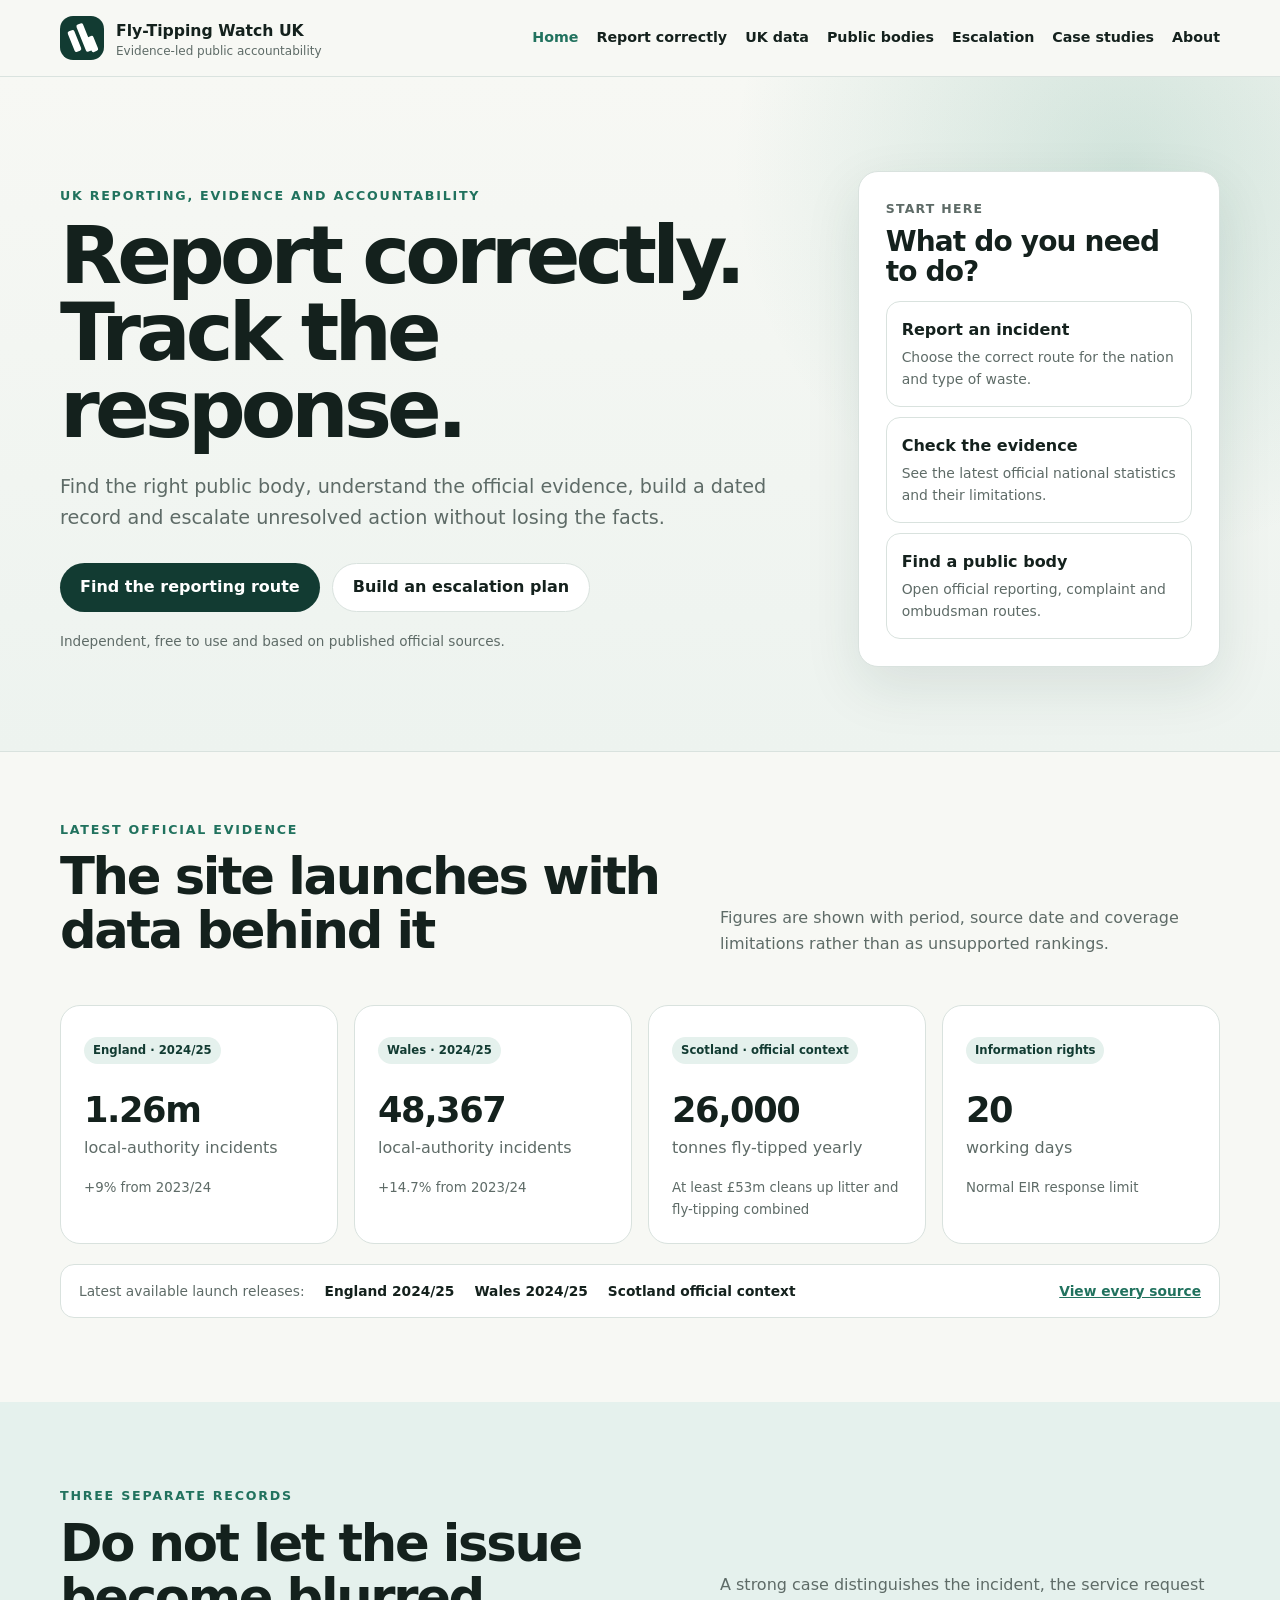
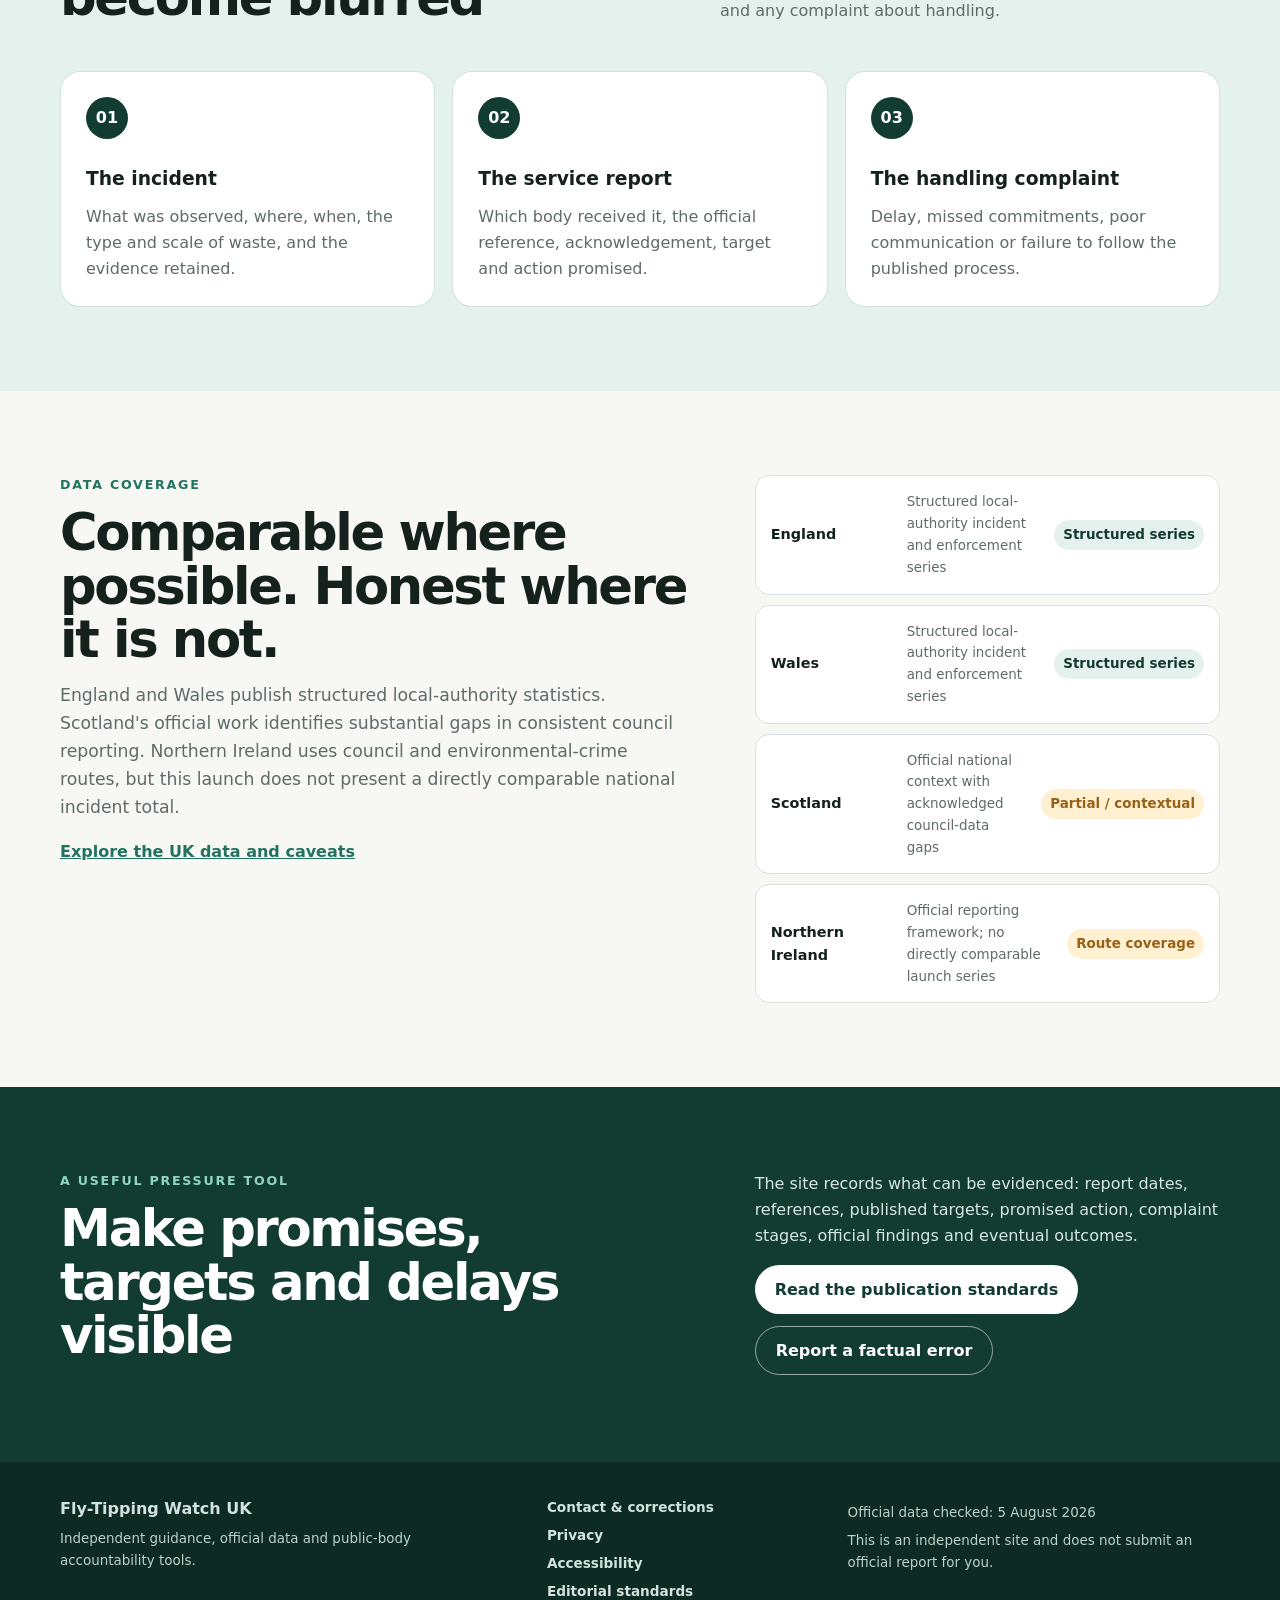
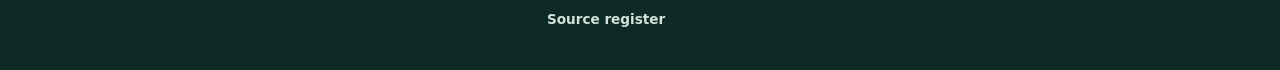
<file: index.html>
<!doctype html>
<html lang="en-GB">
<head>
  <meta charset="utf-8">
  <meta name="viewport" content="width=device-width,initial-scale=1">
  <meta name="description" content="UK fly-tipping reporting routes, official data, accountability tools and escalation guidance.">
  <meta name="theme-color" content="#123b32">
  <meta name="robots" content="index,follow">
  <link rel="canonical" href="https://fly-tipping-watch-uk.github.io/">
  <link rel="icon" href="assets/favicon.svg" type="image/svg+xml">
  <meta property="og:title" content="Fly-Tipping Watch UK">
  <meta property="og:description" content="UK fly-tipping reporting routes, official data, accountability tools and escalation guidance.">
  <meta property="og:type" content="website">
  <meta property="og:url" content="https://fly-tipping-watch-uk.github.io/">
  <meta property="og:image" content="https://fly-tipping-watch-uk.github.io/assets/social-card.png">
  <meta property="og:image:width" content="1200">
  <meta property="og:image:height" content="630">
  <meta name="twitter:card" content="summary_large_image">
  <title>Fly-Tipping Watch UK</title>
  <link rel="stylesheet" href="assets/styles.css">
  <script type="application/ld+json">{"@context": "https://schema.org", "@type": "WebPage", "name": "Fly-Tipping Watch UK", "description": "UK fly-tipping reporting routes, official data, accountability tools and escalation guidance.", "url": "https://fly-tipping-watch-uk.github.io/", "isPartOf": {"@type": "WebSite", "name": "Fly-Tipping Watch UK", "url": "https://fly-tipping-watch-uk.github.io/"}}</script>
  
</head>
<body data-page="home">
  <a class="skip-link" href="#main">Skip to main content</a>
  <header class="site-header">
    <div class="container header-row">
      <a class="brand" href="index.html" aria-label="Fly-Tipping Watch UK home">
        <span class="brand-mark" aria-hidden="true"><span></span></span>
        <span class="brand-copy"><strong>Fly-Tipping Watch UK</strong><small>Evidence-led public accountability</small></span>
      </a>
      <button class="menu-button" type="button" aria-expanded="false" aria-controls="site-nav">Menu</button>
      <nav class="site-nav" id="site-nav" aria-label="Main navigation">
        <a href="index.html" aria-current="page">Home</a>
<a href="report.html">Report correctly</a>
<a href="data.html">UK data</a>
<a href="bodies.html">Public bodies</a>
<a href="escalation.html">Escalation</a>
<a href="cases.html">Case studies</a>
<a href="about.html">About</a>
      </nav>
    </div>
  </header>
  <main id="main">
    
<section class="hero">
  <div class="container hero-grid">
    <div>
      <p class="eyebrow">UK reporting, evidence and accountability</p>
      <h1>Report correctly.<br>Track the response.</h1>
      <p class="lead">
        Find the right public body, understand the official evidence, build a dated record
        and escalate unresolved action without losing the facts.
      </p>
      <div class="button-row">
        <a class="button primary" href="report.html">Find the reporting route</a>
        <a class="button secondary" href="escalation.html">Build an escalation plan</a>
      </div>
      <p class="hero-note">Independent, free to use and based on published official sources.</p>
    </div>
    <aside class="hero-tool">
      <p class="tool-label">Start here</p>
      <h2>What do you need to do?</h2>
      <div class="start-links">
        <a href="report.html"><strong>Report an incident</strong><span>Choose the correct route for the nation and type of waste.</span></a>
        <a href="data.html"><strong>Check the evidence</strong><span>See the latest official national statistics and their limitations.</span></a>
        <a href="bodies.html"><strong>Find a public body</strong><span>Open official reporting, complaint and ombudsman routes.</span></a>
      </div>
    </aside>
  </div>
</section>

<section class="section compact-top">
  <div class="container">
    <div class="section-title">
      <div><p class="eyebrow">Latest official evidence</p><h2>The site launches with data behind it</h2></div>
      <p>Figures are shown with period, source date and coverage limitations rather than as unsupported rankings.</p>
    </div>
    <div id="home-stats" class="stat-grid four">
      <article class="stat-card">
      <span class="flag">England · 2024/25</span>
      <strong>1.26m</strong>
      <span>local-authority incidents</span>
      <small>+9% from 2023/24</small>
    </article>
<article class="stat-card">
      <span class="flag">Wales · 2024/25</span>
      <strong>48,367</strong>
      <span>local-authority incidents</span>
      <small>+14.7% from 2023/24</small>
    </article>
<article class="stat-card">
      <span class="flag">Scotland · official context</span>
      <strong>26,000</strong>
      <span>tonnes fly-tipped yearly</span>
      <small>At least £53m cleans up litter and fly-tipping combined</small>
    </article>
<article class="stat-card">
      <span class="flag">Information rights</span>
      <strong>20</strong>
      <span>working days</span>
      <small>Normal EIR response limit</small>
    </article>
    </div>
    <div class="source-strip">
      <span>Latest available launch releases:</span>
      <strong>England 2024/25</strong>
      <strong>Wales 2024/25</strong>
      <strong>Scotland official context</strong>
      <a href="sources.html">View every source</a>
    </div>
  </div>
</section>

<section class="section wash">
  <div class="container">
    <div class="section-title">
      <div><p class="eyebrow">Three separate records</p><h2>Do not let the issue become blurred</h2></div>
      <p>A strong case distinguishes the incident, the service request and any complaint about handling.</p>
    </div>
    <div class="feature-grid">
      <article class="feature-card"><span class="number">01</span><h3>The incident</h3><p>What was observed, where, when, the type and scale of waste, and the evidence retained.</p></article>
      <article class="feature-card"><span class="number">02</span><h3>The service report</h3><p>Which body received it, the official reference, acknowledgement, target and action promised.</p></article>
      <article class="feature-card"><span class="number">03</span><h3>The handling complaint</h3><p>Delay, missed commitments, poor communication or failure to follow the published process.</p></article>
    </div>
  </div>
</section>

<section class="section">
  <div class="container split">
    <div>
      <p class="eyebrow">Data coverage</p>
      <h2>Comparable where possible. Honest where it is not.</h2>
      <p class="lead-small">
        England and Wales publish structured local-authority statistics. Scotland's official work identifies
        substantial gaps in consistent council reporting. Northern Ireland uses council and environmental-crime routes,
        but this launch does not present a directly comparable national incident total.
      </p>
      <a class="text-link" href="data.html">Explore the UK data and caveats</a>
    </div>
    <div id="coverage-list" class="coverage-list">
      <div class="coverage-row"><strong>England</strong><span>Structured local-authority incident and enforcement series</span><span class="coverage-badge">Structured series</span></div>
<div class="coverage-row"><strong>Wales</strong><span>Structured local-authority incident and enforcement series</span><span class="coverage-badge">Structured series</span></div>
<div class="coverage-row"><strong>Scotland</strong><span>Official national context with acknowledged council-data gaps</span><span class="coverage-badge partial">Partial / contextual</span></div>
<div class="coverage-row"><strong>Northern Ireland</strong><span>Official reporting framework; no directly comparable launch series</span><span class="coverage-badge partial">Route coverage</span></div>
    </div>
  </div>
</section>

<section class="section dark">
  <div class="container split">
    <div><p class="eyebrow">A useful pressure tool</p><h2>Make promises, targets and delays visible</h2></div>
    <div>
      <p>The site records what can be evidenced: report dates, references, published targets, promised action, complaint stages, official findings and eventual outcomes.</p>
      <div class="button-row">
        <a class="button light" href="standards.html">Read the publication standards</a>
        <a class="button outline-light" href="contact.html">Report a factual error</a>
      </div>
    </div>
  </div>
</section>

  </main>
  <footer class="site-footer">
    <div class="container footer-grid">
      <div>
        <strong>Fly-Tipping Watch UK</strong>
        <p>Independent guidance, official data and public-body accountability tools.</p>
      </div>
      <div class="footer-links">
        <a href="contact.html">Contact &amp; corrections</a>
<a href="privacy.html">Privacy</a>
<a href="accessibility.html">Accessibility</a>
<a href="standards.html">Editorial standards</a>
<a href="sources.html">Source register</a>
      </div>
      <div>
        <p>Official data checked: 5 August 2026</p>
        <p>This is an independent site and does not submit an official report for you.</p>
      </div>
    </div>
  </footer>
  <script src="assets/site.js"></script>
  
</body>
</html>
</file>
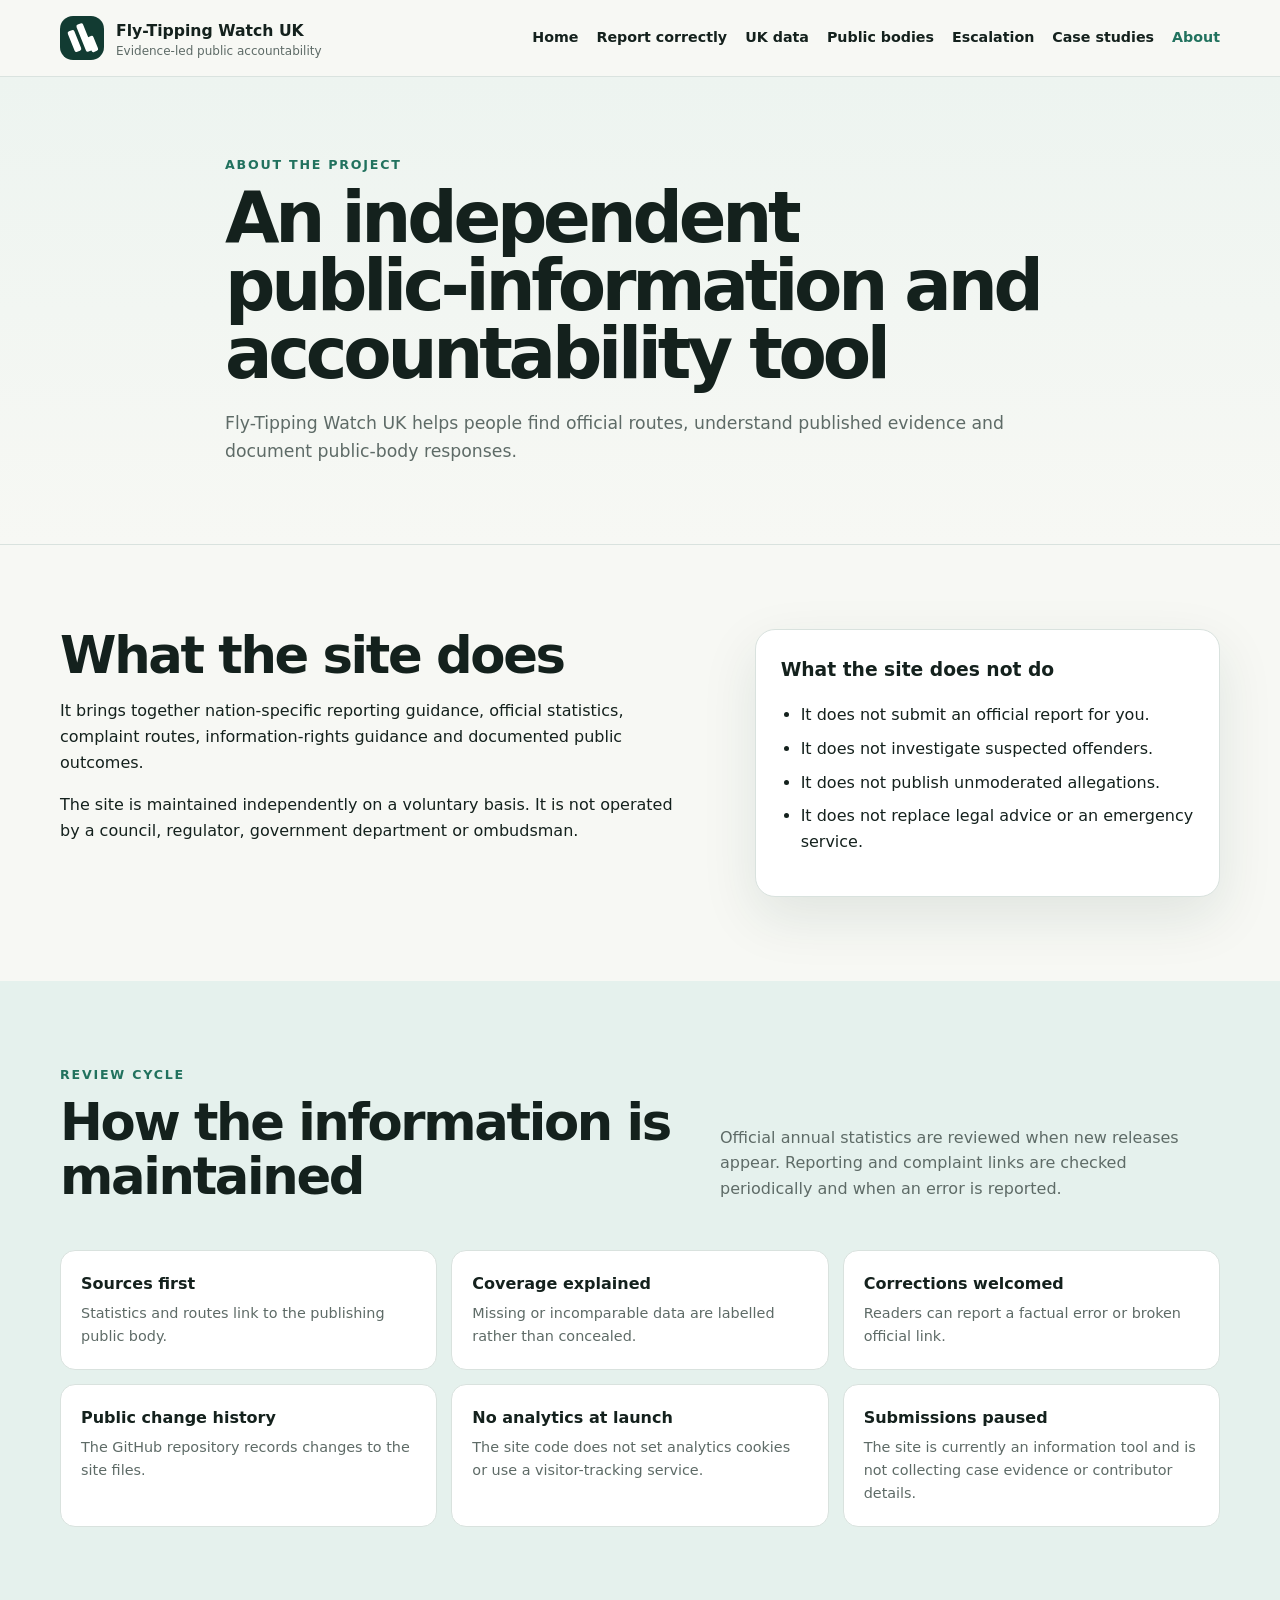
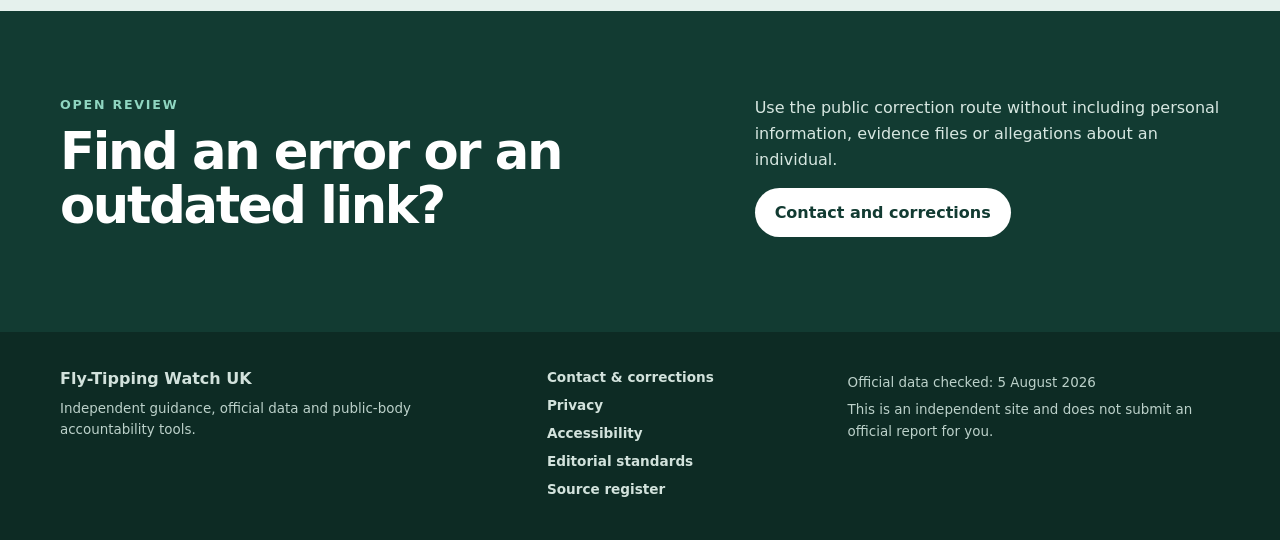
<file: about.html>
<!doctype html>
<html lang="en-GB">
<head>
  <meta charset="utf-8">
  <meta name="viewport" content="width=device-width,initial-scale=1">
  <meta name="description" content="About the independent Fly-Tipping Watch UK information and public accountability project.">
  <meta name="theme-color" content="#123b32">
  <meta name="robots" content="index,follow">
  <link rel="canonical" href="https://fly-tipping-watch-uk.github.io/about.html">
  <link rel="icon" href="assets/favicon.svg" type="image/svg+xml">
  <meta property="og:title" content="About | Fly-Tipping Watch UK">
  <meta property="og:description" content="About the independent Fly-Tipping Watch UK information and public accountability project.">
  <meta property="og:type" content="website">
  <meta property="og:url" content="https://fly-tipping-watch-uk.github.io/about.html">
  <meta property="og:image" content="https://fly-tipping-watch-uk.github.io/assets/social-card.png">
  <meta property="og:image:width" content="1200">
  <meta property="og:image:height" content="630">
  <meta name="twitter:card" content="summary_large_image">
  <title>About | Fly-Tipping Watch UK</title>
  <link rel="stylesheet" href="assets/styles.css">
  <script type="application/ld+json">{"@context": "https://schema.org", "@type": "WebPage", "name": "About | Fly-Tipping Watch UK", "description": "About the independent Fly-Tipping Watch UK information and public accountability project.", "url": "https://fly-tipping-watch-uk.github.io/about.html", "isPartOf": {"@type": "WebSite", "name": "Fly-Tipping Watch UK", "url": "https://fly-tipping-watch-uk.github.io/"}}</script>
  
</head>
<body data-page="about">
  <a class="skip-link" href="#main">Skip to main content</a>
  <header class="site-header">
    <div class="container header-row">
      <a class="brand" href="index.html" aria-label="Fly-Tipping Watch UK home">
        <span class="brand-mark" aria-hidden="true"><span></span></span>
        <span class="brand-copy"><strong>Fly-Tipping Watch UK</strong><small>Evidence-led public accountability</small></span>
      </a>
      <button class="menu-button" type="button" aria-expanded="false" aria-controls="site-nav">Menu</button>
      <nav class="site-nav" id="site-nav" aria-label="Main navigation">
        <a href="index.html">Home</a>
<a href="report.html">Report correctly</a>
<a href="data.html">UK data</a>
<a href="bodies.html">Public bodies</a>
<a href="escalation.html">Escalation</a>
<a href="cases.html">Case studies</a>
<a href="about.html" aria-current="page">About</a>
      </nav>
    </div>
  </header>
  <main id="main">
    
<section class="page-hero"><div class="container narrow"><p class="eyebrow">About the project</p><h1>An independent public-information and accountability tool</h1><p class="lead-small">Fly-Tipping Watch UK helps people find official routes, understand published evidence and document public-body responses.</p></div></section>
<section class="section">
  <div class="container split">
    <div>
      <h2>What the site does</h2>
      <p>It brings together nation-specific reporting guidance, official statistics, complaint routes, information-rights guidance and documented public outcomes.</p>
      <p>The site is maintained independently on a voluntary basis. It is not operated by a council, regulator, government department or ombudsman.</p>
    </div>
    <aside class="method-card"><h3>What the site does not do</h3><ul class="clean-list"><li>It does not submit an official report for you.</li><li>It does not investigate suspected offenders.</li><li>It does not publish unmoderated allegations.</li><li>It does not replace legal advice or an emergency service.</li></ul></aside>
  </div>
</section>
<section class="section wash">
  <div class="container">
    <div class="section-title"><div><p class="eyebrow">Review cycle</p><h2>How the information is maintained</h2></div><p>Official annual statistics are reviewed when new releases appear. Reporting and complaint links are checked periodically and when an error is reported.</p></div>
    <div class="check-grid">
      <article><strong>Sources first</strong><span>Statistics and routes link to the publishing public body.</span></article>
      <article><strong>Coverage explained</strong><span>Missing or incomparable data are labelled rather than concealed.</span></article>
      <article><strong>Corrections welcomed</strong><span>Readers can report a factual error or broken official link.</span></article>
      <article><strong>Public change history</strong><span>The GitHub repository records changes to the site files.</span></article>
      <article><strong>No analytics at launch</strong><span>The site code does not set analytics cookies or use a visitor-tracking service.</span></article>
      <article><strong>Submissions paused</strong><span>The site is currently an information tool and is not collecting case evidence or contributor details.</span></article>
    </div>
  </div>
</section>
<section class="section dark"><div class="container split"><div><p class="eyebrow">Open review</p><h2>Find an error or an outdated link?</h2></div><div><p>Use the public correction route without including personal information, evidence files or allegations about an individual.</p><a class="button light" href="contact.html">Contact and corrections</a></div></div></section>

  </main>
  <footer class="site-footer">
    <div class="container footer-grid">
      <div>
        <strong>Fly-Tipping Watch UK</strong>
        <p>Independent guidance, official data and public-body accountability tools.</p>
      </div>
      <div class="footer-links">
        <a href="contact.html">Contact &amp; corrections</a>
<a href="privacy.html">Privacy</a>
<a href="accessibility.html">Accessibility</a>
<a href="standards.html">Editorial standards</a>
<a href="sources.html">Source register</a>
      </div>
      <div>
        <p>Official data checked: 5 August 2026</p>
        <p>This is an independent site and does not submit an official report for you.</p>
      </div>
    </div>
  </footer>
  <script src="assets/site.js"></script>
  
</body>
</html>
</file>
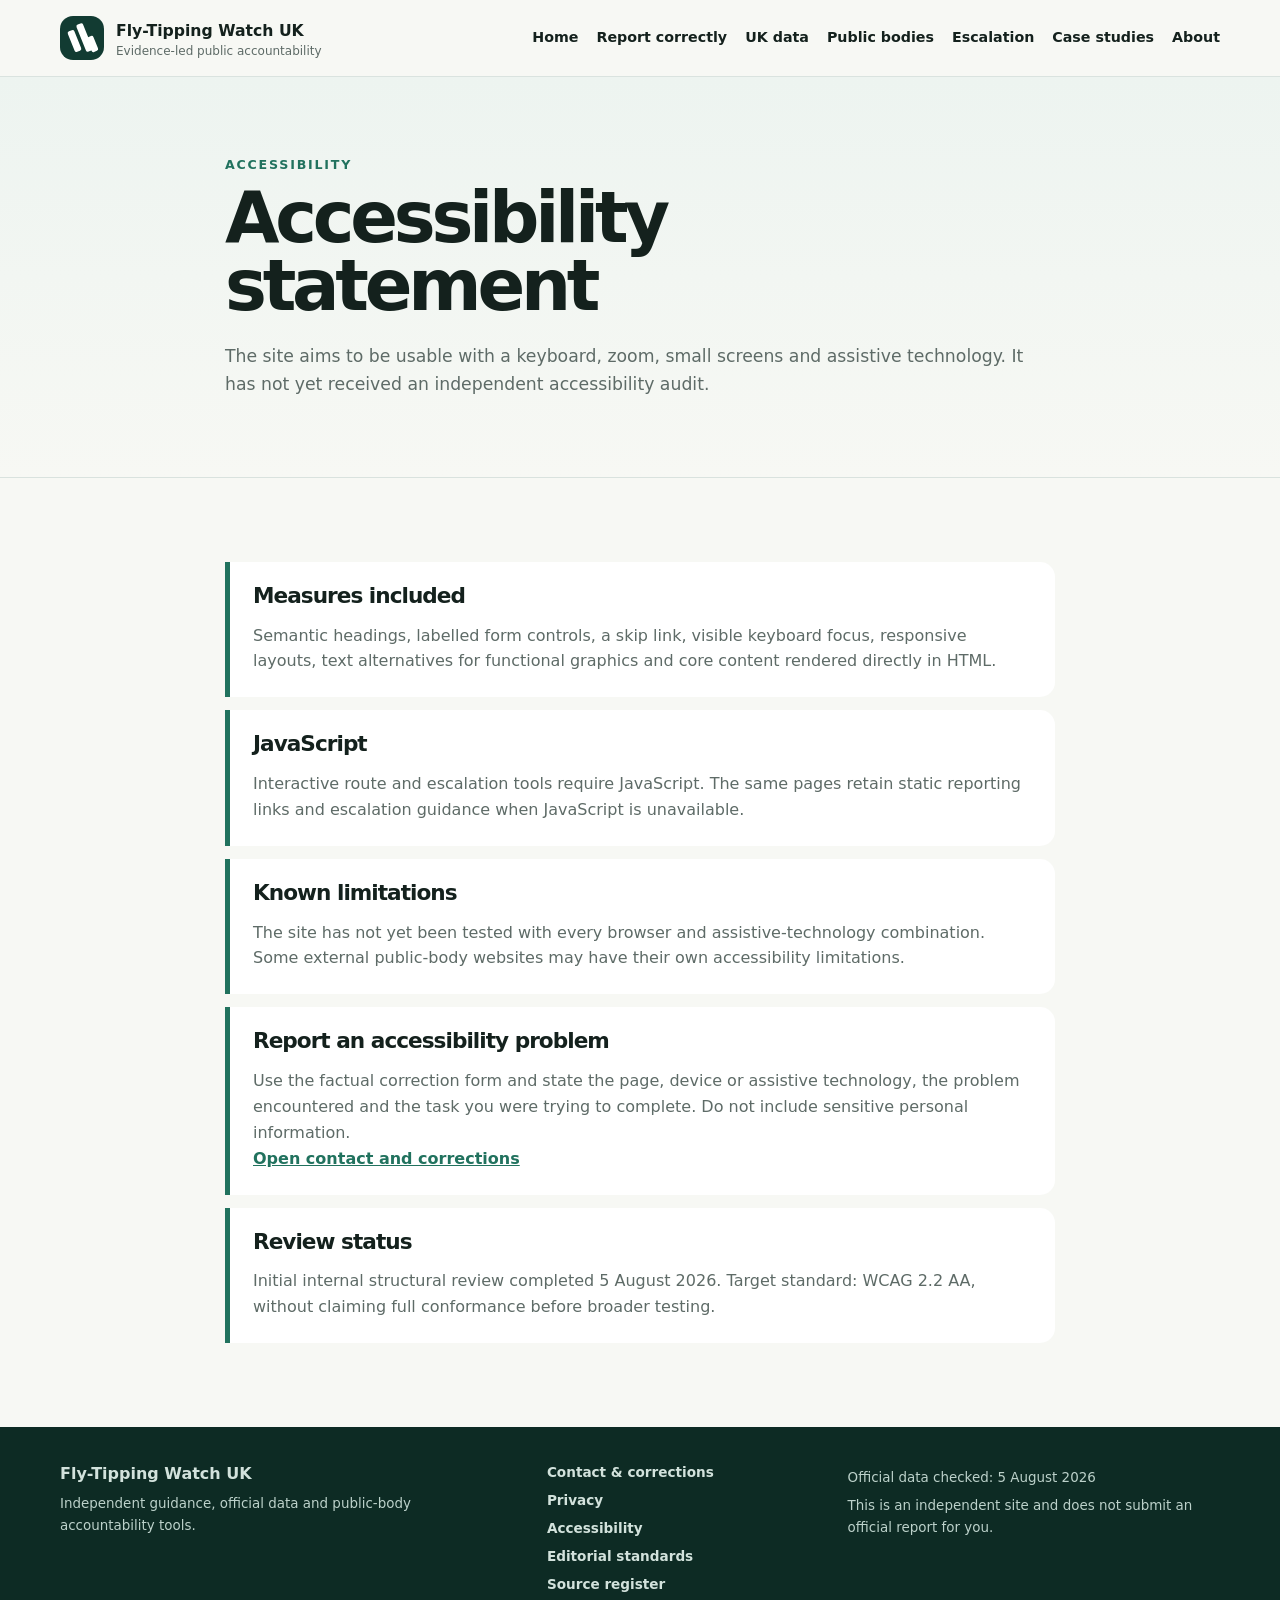
<file: accessibility.html>
<!doctype html>
<html lang="en-GB">
<head>
  <meta charset="utf-8">
  <meta name="viewport" content="width=device-width,initial-scale=1">
  <meta name="description" content="Accessibility statement and feedback route for Fly-Tipping Watch UK.">
  <meta name="theme-color" content="#123b32">
  <meta name="robots" content="index,follow">
  <link rel="canonical" href="https://fly-tipping-watch-uk.github.io/accessibility.html">
  <link rel="icon" href="assets/favicon.svg" type="image/svg+xml">
  <meta property="og:title" content="Accessibility | Fly-Tipping Watch UK">
  <meta property="og:description" content="Accessibility statement and feedback route for Fly-Tipping Watch UK.">
  <meta property="og:type" content="website">
  <meta property="og:url" content="https://fly-tipping-watch-uk.github.io/accessibility.html">
  <meta property="og:image" content="https://fly-tipping-watch-uk.github.io/assets/social-card.png">
  <meta property="og:image:width" content="1200">
  <meta property="og:image:height" content="630">
  <meta name="twitter:card" content="summary_large_image">
  <title>Accessibility | Fly-Tipping Watch UK</title>
  <link rel="stylesheet" href="assets/styles.css">
  <script type="application/ld+json">{"@context": "https://schema.org", "@type": "WebPage", "name": "Accessibility | Fly-Tipping Watch UK", "description": "Accessibility statement and feedback route for Fly-Tipping Watch UK.", "url": "https://fly-tipping-watch-uk.github.io/accessibility.html", "isPartOf": {"@type": "WebSite", "name": "Fly-Tipping Watch UK", "url": "https://fly-tipping-watch-uk.github.io/"}}</script>
  
</head>
<body data-page="accessibility">
  <a class="skip-link" href="#main">Skip to main content</a>
  <header class="site-header">
    <div class="container header-row">
      <a class="brand" href="index.html" aria-label="Fly-Tipping Watch UK home">
        <span class="brand-mark" aria-hidden="true"><span></span></span>
        <span class="brand-copy"><strong>Fly-Tipping Watch UK</strong><small>Evidence-led public accountability</small></span>
      </a>
      <button class="menu-button" type="button" aria-expanded="false" aria-controls="site-nav">Menu</button>
      <nav class="site-nav" id="site-nav" aria-label="Main navigation">
        <a href="index.html">Home</a>
<a href="report.html">Report correctly</a>
<a href="data.html">UK data</a>
<a href="bodies.html">Public bodies</a>
<a href="escalation.html">Escalation</a>
<a href="cases.html">Case studies</a>
<a href="about.html">About</a>
      </nav>
    </div>
  </header>
  <main id="main">
    
<section class="page-hero"><div class="container narrow"><p class="eyebrow">Accessibility</p><h1>Accessibility statement</h1><p class="lead-small">The site aims to be usable with a keyboard, zoom, small screens and assistive technology. It has not yet received an independent accessibility audit.</p></div></section>
<section class="section"><div class="container narrow">
  <div class="standards">
    <article><h2>Measures included</h2><p>Semantic headings, labelled form controls, a skip link, visible keyboard focus, responsive layouts, text alternatives for functional graphics and core content rendered directly in HTML.</p></article>
    <article><h2>JavaScript</h2><p>Interactive route and escalation tools require JavaScript. The same pages retain static reporting links and escalation guidance when JavaScript is unavailable.</p></article>
    <article><h2>Known limitations</h2><p>The site has not yet been tested with every browser and assistive-technology combination. Some external public-body websites may have their own accessibility limitations.</p></article>
    <article><h2>Report an accessibility problem</h2><p>Use the factual correction form and state the page, device or assistive technology, the problem encountered and the task you were trying to complete. Do not include sensitive personal information.</p><p><a class="text-link" href="contact.html">Open contact and corrections</a></p></article>
    <article><h2>Review status</h2><p>Initial internal structural review completed 5 August 2026. Target standard: WCAG 2.2 AA, without claiming full conformance before broader testing.</p></article>
  </div>
</div></section>

  </main>
  <footer class="site-footer">
    <div class="container footer-grid">
      <div>
        <strong>Fly-Tipping Watch UK</strong>
        <p>Independent guidance, official data and public-body accountability tools.</p>
      </div>
      <div class="footer-links">
        <a href="contact.html">Contact &amp; corrections</a>
<a href="privacy.html">Privacy</a>
<a href="accessibility.html">Accessibility</a>
<a href="standards.html">Editorial standards</a>
<a href="sources.html">Source register</a>
      </div>
      <div>
        <p>Official data checked: 5 August 2026</p>
        <p>This is an independent site and does not submit an official report for you.</p>
      </div>
    </div>
  </footer>
  <script src="assets/site.js"></script>
  
</body>
</html>
</file>
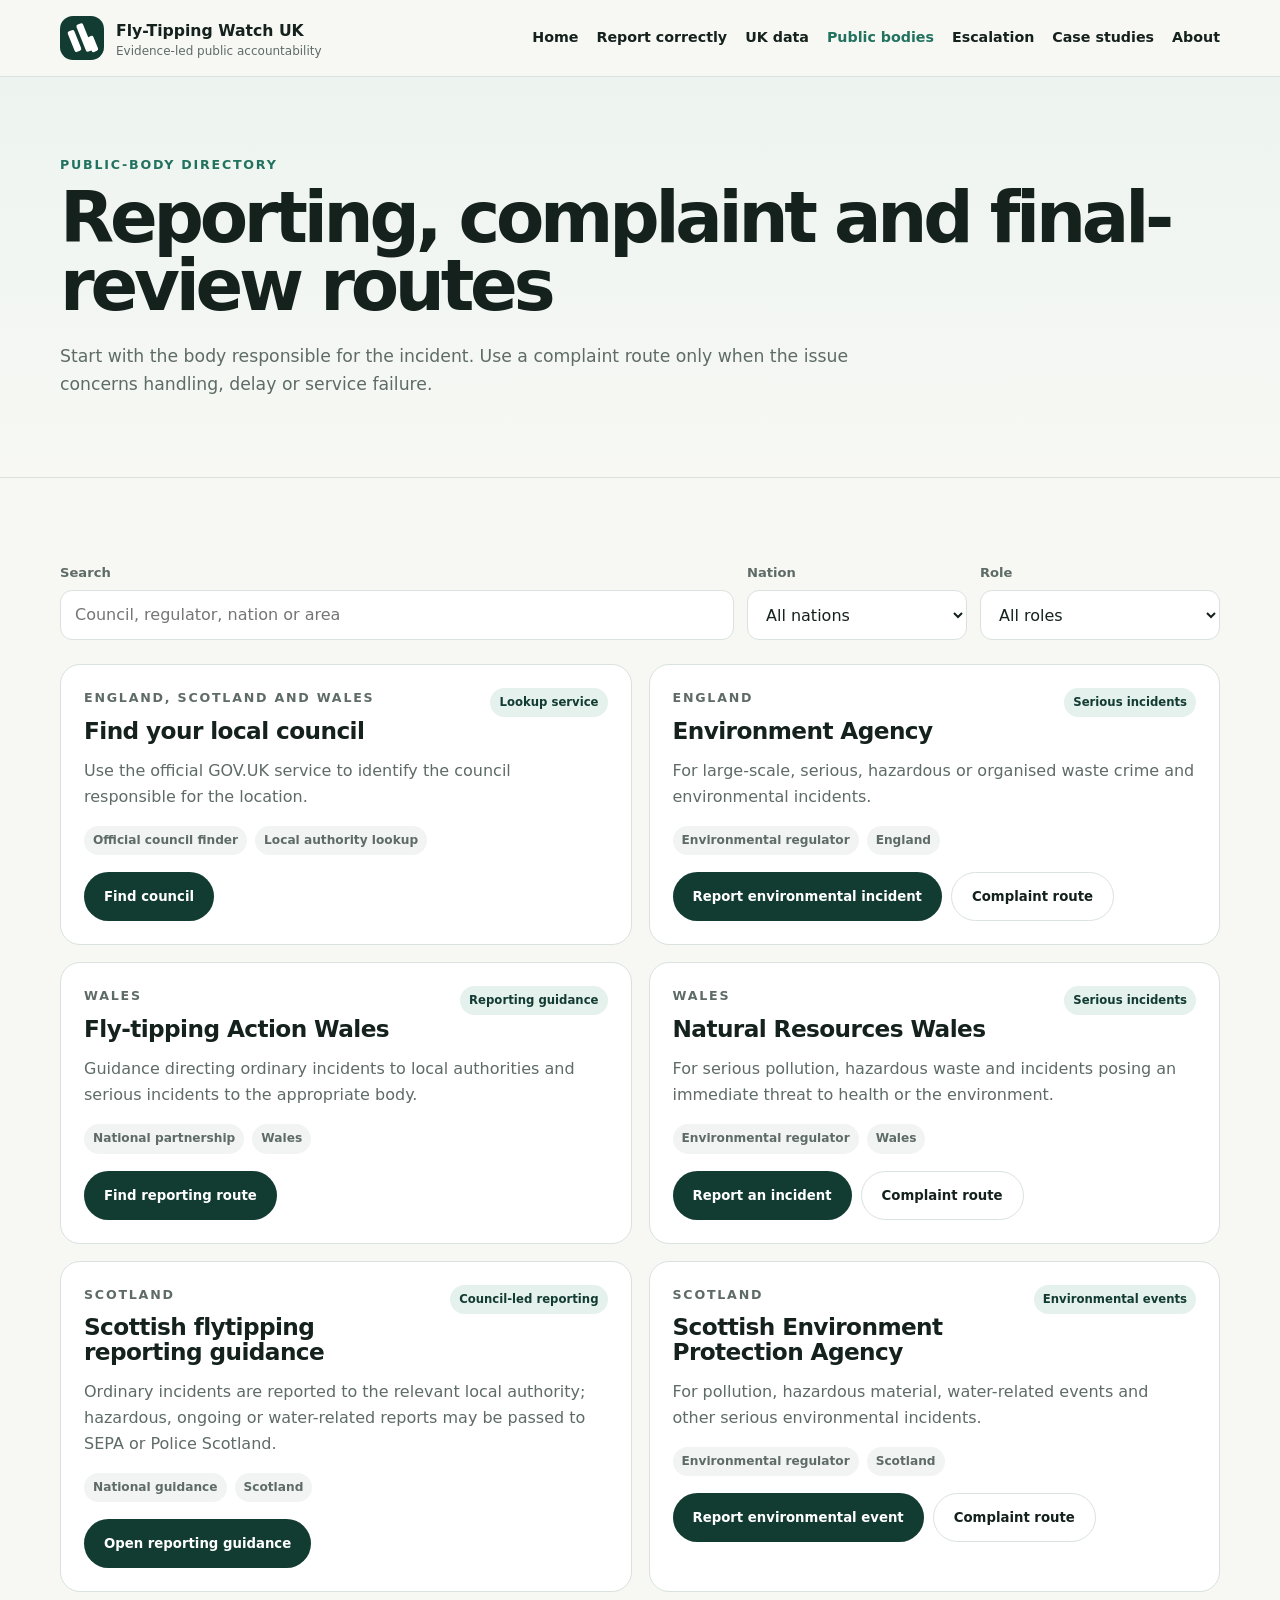
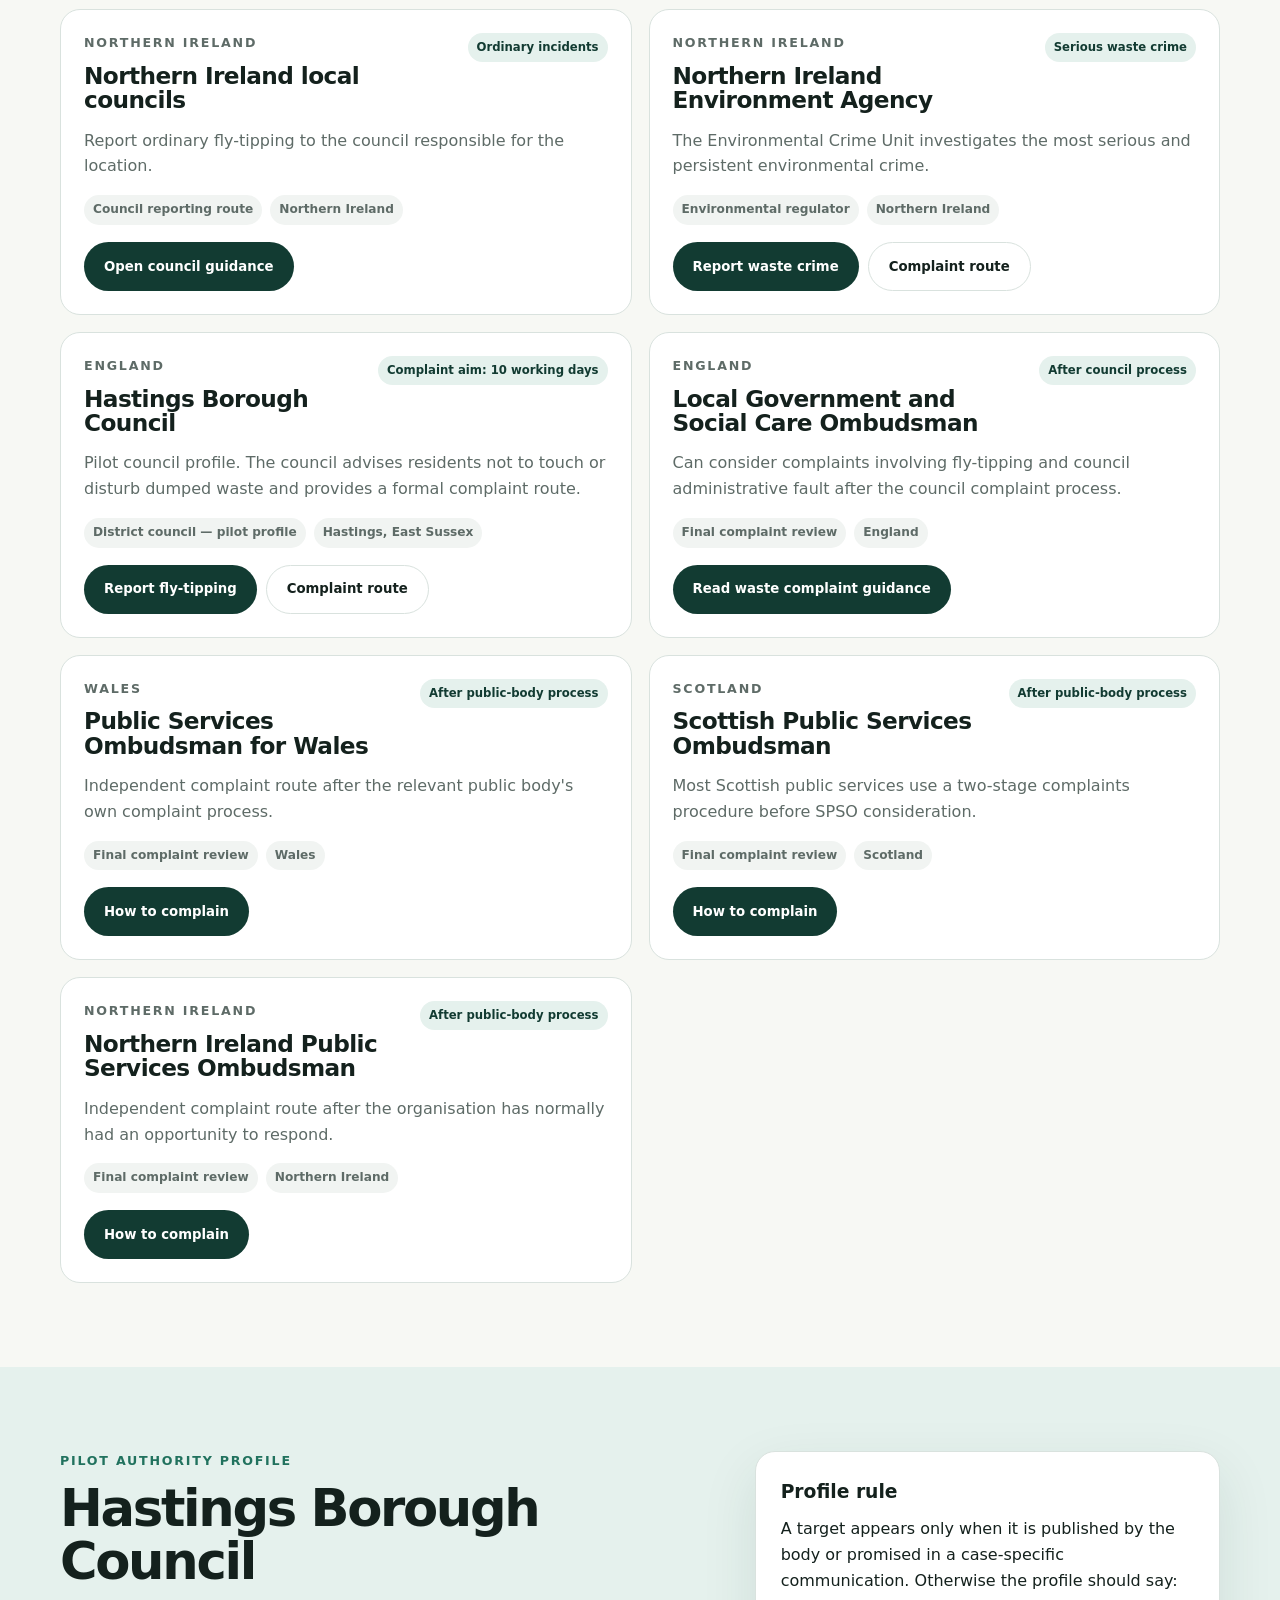
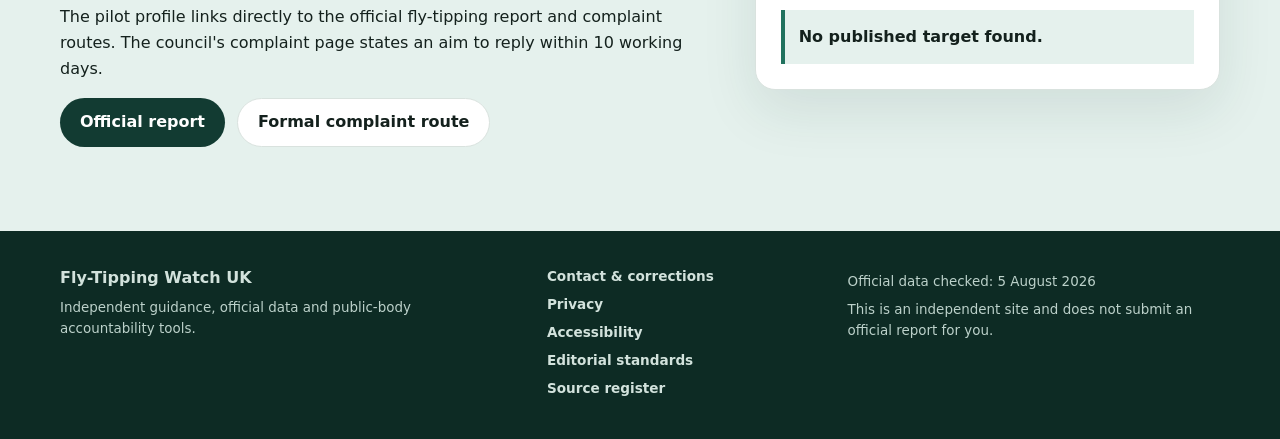
<file: bodies.html>
<!doctype html>
<html lang="en-GB">
<head>
  <meta charset="utf-8">
  <meta name="viewport" content="width=device-width,initial-scale=1">
  <meta name="description" content="Find official fly-tipping reporting, complaint, regulator and ombudsman routes across the UK.">
  <meta name="theme-color" content="#123b32">
  <meta name="robots" content="index,follow">
  <link rel="canonical" href="https://fly-tipping-watch-uk.github.io/bodies.html">
  <link rel="icon" href="assets/favicon.svg" type="image/svg+xml">
  <meta property="og:title" content="Public bodies | Fly-Tipping Watch UK">
  <meta property="og:description" content="Find official fly-tipping reporting, complaint, regulator and ombudsman routes across the UK.">
  <meta property="og:type" content="website">
  <meta property="og:url" content="https://fly-tipping-watch-uk.github.io/bodies.html">
  <meta property="og:image" content="https://fly-tipping-watch-uk.github.io/assets/social-card.png">
  <meta property="og:image:width" content="1200">
  <meta property="og:image:height" content="630">
  <meta name="twitter:card" content="summary_large_image">
  <title>Public bodies | Fly-Tipping Watch UK</title>
  <link rel="stylesheet" href="assets/styles.css">
  <script type="application/ld+json">{"@context": "https://schema.org", "@type": "WebPage", "name": "Public bodies | Fly-Tipping Watch UK", "description": "Find official fly-tipping reporting, complaint, regulator and ombudsman routes across the UK.", "url": "https://fly-tipping-watch-uk.github.io/bodies.html", "isPartOf": {"@type": "WebSite", "name": "Fly-Tipping Watch UK", "url": "https://fly-tipping-watch-uk.github.io/"}}</script>
  
</head>
<body data-page="bodies">
  <a class="skip-link" href="#main">Skip to main content</a>
  <header class="site-header">
    <div class="container header-row">
      <a class="brand" href="index.html" aria-label="Fly-Tipping Watch UK home">
        <span class="brand-mark" aria-hidden="true"><span></span></span>
        <span class="brand-copy"><strong>Fly-Tipping Watch UK</strong><small>Evidence-led public accountability</small></span>
      </a>
      <button class="menu-button" type="button" aria-expanded="false" aria-controls="site-nav">Menu</button>
      <nav class="site-nav" id="site-nav" aria-label="Main navigation">
        <a href="index.html">Home</a>
<a href="report.html">Report correctly</a>
<a href="data.html">UK data</a>
<a href="bodies.html" aria-current="page">Public bodies</a>
<a href="escalation.html">Escalation</a>
<a href="cases.html">Case studies</a>
<a href="about.html">About</a>
      </nav>
    </div>
  </header>
  <main id="main">
    
<section class="page-hero">
  <div class="container">
    <p class="eyebrow">Public-body directory</p>
    <h1>Reporting, complaint and final-review routes</h1>
    <p class="lead-small">Start with the body responsible for the incident. Use a complaint route only when the issue concerns handling, delay or service failure.</p>
  </div>
</section>
<section class="section">
  <div class="container">
    <div class="filters">
      <label><span>Search</span><input id="body-search" type="search" placeholder="Council, regulator, nation or area"></label>
      <label><span>Nation</span>
        <select id="body-nation">
          <option value="all">All nations</option><option value="England">England</option><option value="Wales">Wales</option>
          <option value="Scotland">Scotland</option><option value="Northern Ireland">Northern Ireland</option>
          <option value="England, Scotland and Wales">Cross-nation</option>
        </select>
      </label>
      <label><span>Role</span>
        <select id="body-type"><option value="all">All roles</option><option value="report">Reporting and regulators</option><option value="review">Final complaint review</option></select>
      </label>
    </div>
    <noscript><p class="notice info">JavaScript is off. The full directory remains available below; filtering is unavailable.</p></noscript>
    <div id="body-list" class="body-grid">
    <article class="body-card" data-nation="England, Scotland and Wales" data-role="report"
             data-search="find your local council england, scotland and wales official council finder local authority lookup use the official gov.uk service to identify the council responsible for the location.">
      <div class="body-top"><div><p class="eyebrow">England, Scotland and Wales</p><h2>Find your local council</h2></div><span class="pill">Lookup service</span></div>
      <p>Use the official GOV.UK service to identify the council responsible for the location.</p>
      <div class="meta-row"><span class="meta">Official council finder</span><span class="meta">Local authority lookup</span></div>
      <div class="card-actions"><a class="button primary" href="https://www.gov.uk/find-local-council">Find council</a></div>
    </article>
    
    <article class="body-card" data-nation="England" data-role="report"
             data-search="environment agency england environmental regulator england for large-scale, serious, hazardous or organised waste crime and environmental incidents.">
      <div class="body-top"><div><p class="eyebrow">England</p><h2>Environment Agency</h2></div><span class="pill">Serious incidents</span></div>
      <p>For large-scale, serious, hazardous or organised waste crime and environmental incidents.</p>
      <div class="meta-row"><span class="meta">Environmental regulator</span><span class="meta">England</span></div>
      <div class="card-actions"><a class="button primary" href="https://www.gov.uk/report-an-environmental-incident">Report environmental incident</a><a class="button secondary" href="https://www.gov.uk/government/organisations/environment-agency/about/complaints-procedure">Complaint route</a></div>
    </article>
    
    <article class="body-card" data-nation="Wales" data-role="report"
             data-search="fly-tipping action wales wales national partnership wales guidance directing ordinary incidents to local authorities and serious incidents to the appropriate body.">
      <div class="body-top"><div><p class="eyebrow">Wales</p><h2>Fly-tipping Action Wales</h2></div><span class="pill">Reporting guidance</span></div>
      <p>Guidance directing ordinary incidents to local authorities and serious incidents to the appropriate body.</p>
      <div class="meta-row"><span class="meta">National partnership</span><span class="meta">Wales</span></div>
      <div class="card-actions"><a class="button primary" href="https://www.flytippingactionwales.org/report-fly-tipping">Find reporting route</a></div>
    </article>
    
    <article class="body-card" data-nation="Wales" data-role="report"
             data-search="natural resources wales wales environmental regulator wales for serious pollution, hazardous waste and incidents posing an immediate threat to health or the environment.">
      <div class="body-top"><div><p class="eyebrow">Wales</p><h2>Natural Resources Wales</h2></div><span class="pill">Serious incidents</span></div>
      <p>For serious pollution, hazardous waste and incidents posing an immediate threat to health or the environment.</p>
      <div class="meta-row"><span class="meta">Environmental regulator</span><span class="meta">Wales</span></div>
      <div class="card-actions"><a class="button primary" href="https://naturalresources.wales/about-us/contact-us/report-an-incident/?lang=en">Report an incident</a><a class="button secondary" href="https://naturalresources.wales/about-us/contact-us/complaints-and-compliments/?lang=en">Complaint route</a></div>
    </article>
    
    <article class="body-card" data-nation="Scotland" data-role="report"
             data-search="scottish flytipping reporting guidance scotland national guidance scotland ordinary incidents are reported to the relevant local authority; hazardous, ongoing or water-related reports may be passed to sepa or police scotland.">
      <div class="body-top"><div><p class="eyebrow">Scotland</p><h2>Scottish flytipping reporting guidance</h2></div><span class="pill">Council-led reporting</span></div>
      <p>Ordinary incidents are reported to the relevant local authority; hazardous, ongoing or water-related reports may be passed to SEPA or Police Scotland.</p>
      <div class="meta-row"><span class="meta">National guidance</span><span class="meta">Scotland</span></div>
      <div class="card-actions"><a class="button primary" href="https://www.gov.scot/policies/managing-waste/litter-and-flytipping/">Open reporting guidance</a></div>
    </article>
    
    <article class="body-card" data-nation="Scotland" data-role="report"
             data-search="scottish environment protection agency scotland environmental regulator scotland for pollution, hazardous material, water-related events and other serious environmental incidents.">
      <div class="body-top"><div><p class="eyebrow">Scotland</p><h2>Scottish Environment Protection Agency</h2></div><span class="pill">Environmental events</span></div>
      <p>For pollution, hazardous material, water-related events and other serious environmental incidents.</p>
      <div class="meta-row"><span class="meta">Environmental regulator</span><span class="meta">Scotland</span></div>
      <div class="card-actions"><a class="button primary" href="https://www2.sepa.org.uk/environmentalevents">Report environmental event</a><a class="button secondary" href="https://www.sepa.org.uk/contact/complaints/">Complaint route</a></div>
    </article>
    
    <article class="body-card" data-nation="Northern Ireland" data-role="report"
             data-search="northern ireland local councils northern ireland council reporting route northern ireland report ordinary fly-tipping to the council responsible for the location.">
      <div class="body-top"><div><p class="eyebrow">Northern Ireland</p><h2>Northern Ireland local councils</h2></div><span class="pill">Ordinary incidents</span></div>
      <p>Report ordinary fly-tipping to the council responsible for the location.</p>
      <div class="meta-row"><span class="meta">Council reporting route</span><span class="meta">Northern Ireland</span></div>
      <div class="card-actions"><a class="button primary" href="https://www.nidirect.gov.uk/articles/fly-tipping">Open council guidance</a></div>
    </article>
    
    <article class="body-card" data-nation="Northern Ireland" data-role="report"
             data-search="northern ireland environment agency northern ireland environmental regulator northern ireland the environmental crime unit investigates the most serious and persistent environmental crime.">
      <div class="body-top"><div><p class="eyebrow">Northern Ireland</p><h2>Northern Ireland Environment Agency</h2></div><span class="pill">Serious waste crime</span></div>
      <p>The Environmental Crime Unit investigates the most serious and persistent environmental crime.</p>
      <div class="meta-row"><span class="meta">Environmental regulator</span><span class="meta">Northern Ireland</span></div>
      <div class="card-actions"><a class="button primary" href="https://www.nidirect.gov.uk/articles/report-waste-crime">Report waste crime</a><a class="button secondary" href="https://www.daera-ni.gov.uk/daera-complaints-procedure">Complaint route</a></div>
    </article>
    
    <article class="body-card" data-nation="England" data-role="report"
             data-search="hastings borough council england district council — pilot profile hastings, east sussex pilot council profile. the council advises residents not to touch or disturb dumped waste and provides a formal complaint route.">
      <div class="body-top"><div><p class="eyebrow">England</p><h2>Hastings Borough Council</h2></div><span class="pill">Complaint aim: 10 working days</span></div>
      <p>Pilot council profile. The council advises residents not to touch or disturb dumped waste and provides a formal complaint route.</p>
      <div class="meta-row"><span class="meta">District council — pilot profile</span><span class="meta">Hastings, East Sussex</span></div>
      <div class="card-actions"><a class="button primary" href="https://www.hastings.gov.uk/servicelist/wr/flytip/">Report fly-tipping</a><a class="button secondary" href="https://www.hastings.gov.uk/my-council/complaints/make/">Complaint route</a></div>
    </article>
    
    <article class="body-card" data-nation="England" data-role="review"
             data-search="local government and social care ombudsman england final complaint review england can consider complaints involving fly-tipping and council administrative fault after the council complaint process.">
      <div class="body-top"><div><p class="eyebrow">England</p><h2>Local Government and Social Care Ombudsman</h2></div><span class="pill">After council process</span></div>
      <p>Can consider complaints involving fly-tipping and council administrative fault after the council complaint process.</p>
      <div class="meta-row"><span class="meta">Final complaint review</span><span class="meta">England</span></div>
      <div class="card-actions"><a class="button primary" href="https://www.lgo.org.uk/make-a-complaint/fact-sheets/environment-and-waste/waste-and-refuse">Read waste complaint guidance</a></div>
    </article>
    
    <article class="body-card" data-nation="Wales" data-role="review"
             data-search="public services ombudsman for wales wales final complaint review wales independent complaint route after the relevant public body&#x27;s own complaint process.">
      <div class="body-top"><div><p class="eyebrow">Wales</p><h2>Public Services Ombudsman for Wales</h2></div><span class="pill">After public-body process</span></div>
      <p>Independent complaint route after the relevant public body&#x27;s own complaint process.</p>
      <div class="meta-row"><span class="meta">Final complaint review</span><span class="meta">Wales</span></div>
      <div class="card-actions"><a class="button primary" href="https://www.ombudsman.wales/how-to-complain/">How to complain</a></div>
    </article>
    
    <article class="body-card" data-nation="Scotland" data-role="review"
             data-search="scottish public services ombudsman scotland final complaint review scotland most scottish public services use a two-stage complaints procedure before spso consideration.">
      <div class="body-top"><div><p class="eyebrow">Scotland</p><h2>Scottish Public Services Ombudsman</h2></div><span class="pill">After public-body process</span></div>
      <p>Most Scottish public services use a two-stage complaints procedure before SPSO consideration.</p>
      <div class="meta-row"><span class="meta">Final complaint review</span><span class="meta">Scotland</span></div>
      <div class="card-actions"><a class="button primary" href="https://www.spso.org.uk/how-to-complain-about-public-service">How to complain</a></div>
    </article>
    
    <article class="body-card" data-nation="Northern Ireland" data-role="review"
             data-search="northern ireland public services ombudsman northern ireland final complaint review northern ireland independent complaint route after the organisation has normally had an opportunity to respond.">
      <div class="body-top"><div><p class="eyebrow">Northern Ireland</p><h2>Northern Ireland Public Services Ombudsman</h2></div><span class="pill">After public-body process</span></div>
      <p>Independent complaint route after the organisation has normally had an opportunity to respond.</p>
      <div class="meta-row"><span class="meta">Final complaint review</span><span class="meta">Northern Ireland</span></div>
      <div class="card-actions"><a class="button primary" href="https://www.nipso.org.uk/make-complaint/how-make-complaint">How to complain</a></div>
    </article>
    </div>
    <p id="body-empty" class="empty-state" hidden>No matching public bodies were found.</p>
  </div>
</section>
<section class="section wash">
  <div class="container split">
    <div>
      <p class="eyebrow">Pilot authority profile</p><h2>Hastings Borough Council</h2>
      <p>The pilot profile links directly to the official fly-tipping report and complaint routes. The council's complaint page states an aim to reply within 10 working days.</p>
      <div class="button-row">
        <a class="button primary" href="https://www.hastings.gov.uk/servicelist/wr/flytip/">Official report</a>
        <a class="button secondary" href="https://www.hastings.gov.uk/my-council/complaints/make/">Formal complaint route</a>
      </div>
    </div>
    <aside class="method-card"><h3>Profile rule</h3><p>A target appears only when it is published by the body or promised in a case-specific communication. Otherwise the profile should say:</p><blockquote>No published target found.</blockquote></aside>
  </div>
</section>

  </main>
  <footer class="site-footer">
    <div class="container footer-grid">
      <div>
        <strong>Fly-Tipping Watch UK</strong>
        <p>Independent guidance, official data and public-body accountability tools.</p>
      </div>
      <div class="footer-links">
        <a href="contact.html">Contact &amp; corrections</a>
<a href="privacy.html">Privacy</a>
<a href="accessibility.html">Accessibility</a>
<a href="standards.html">Editorial standards</a>
<a href="sources.html">Source register</a>
      </div>
      <div>
        <p>Official data checked: 5 August 2026</p>
        <p>This is an independent site and does not submit an official report for you.</p>
      </div>
    </div>
  </footer>
  <script src="assets/site.js"></script>
  
</body>
</html>
</file>
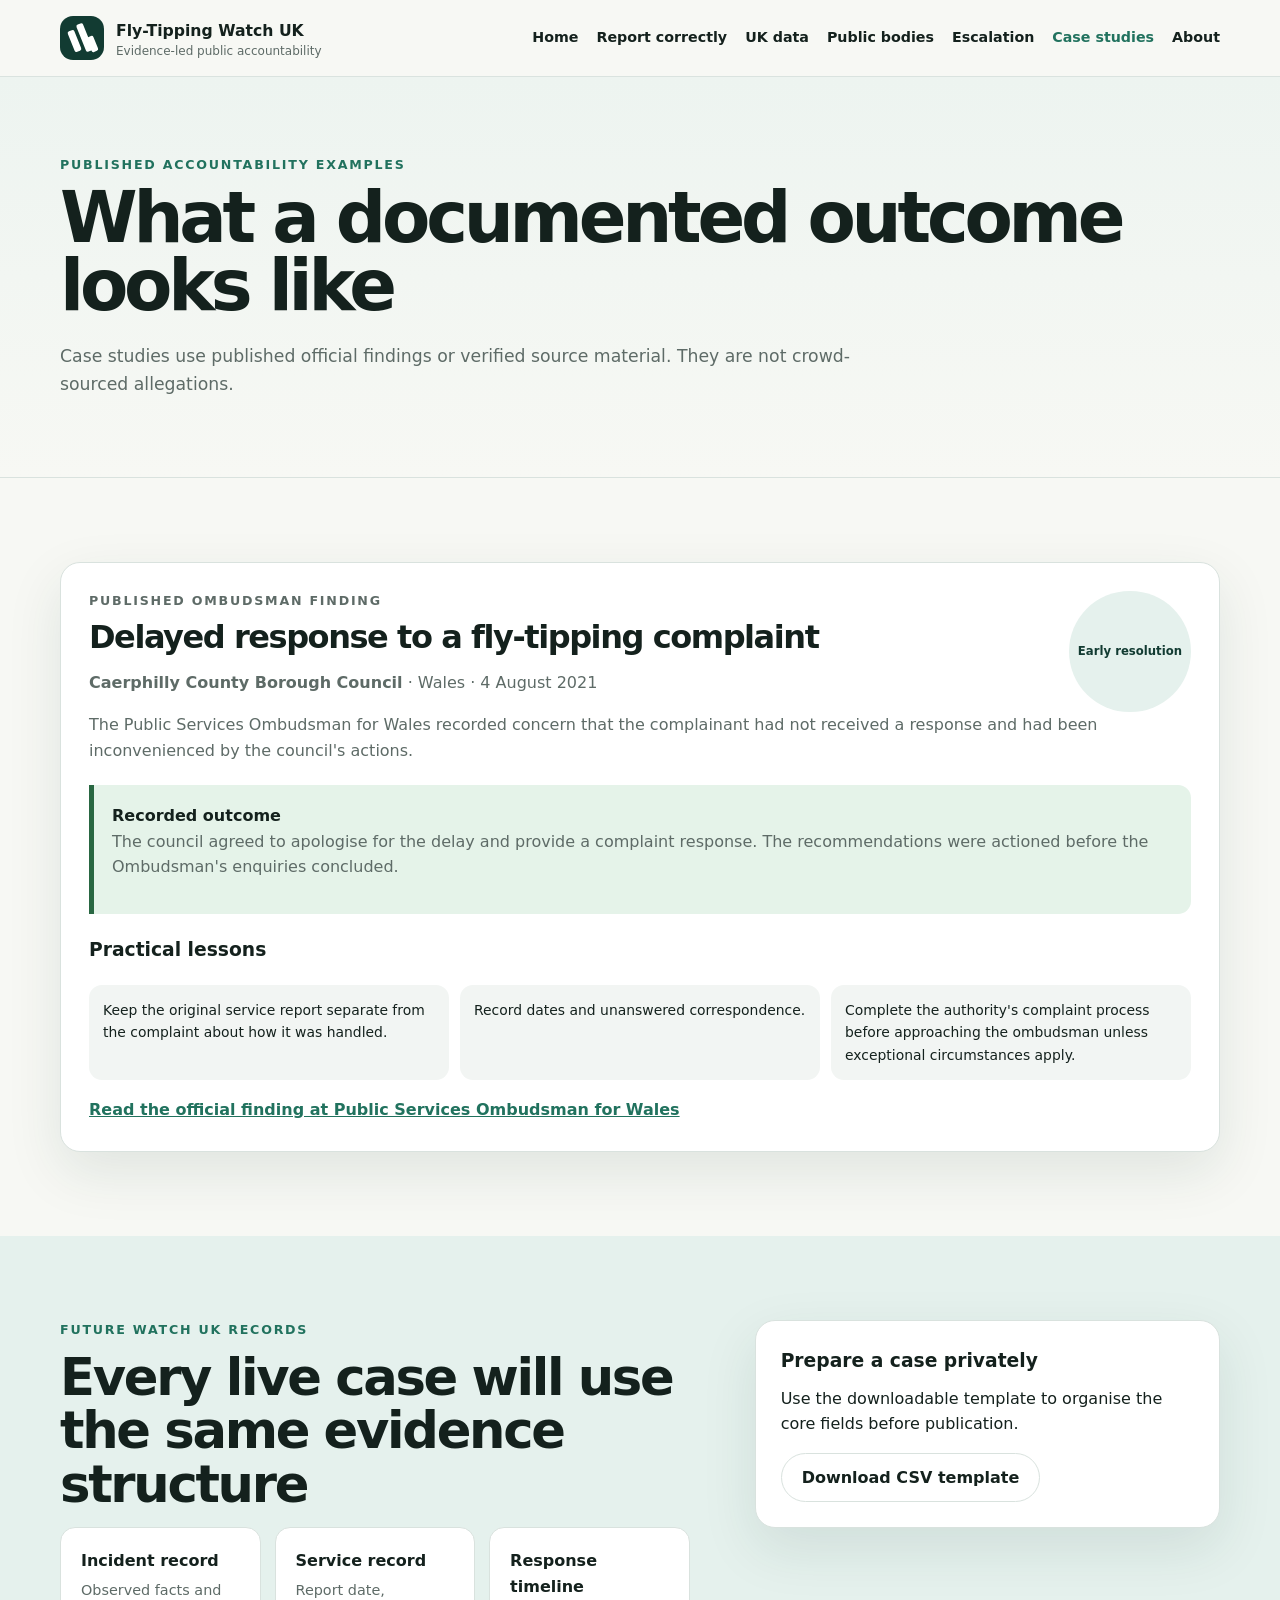
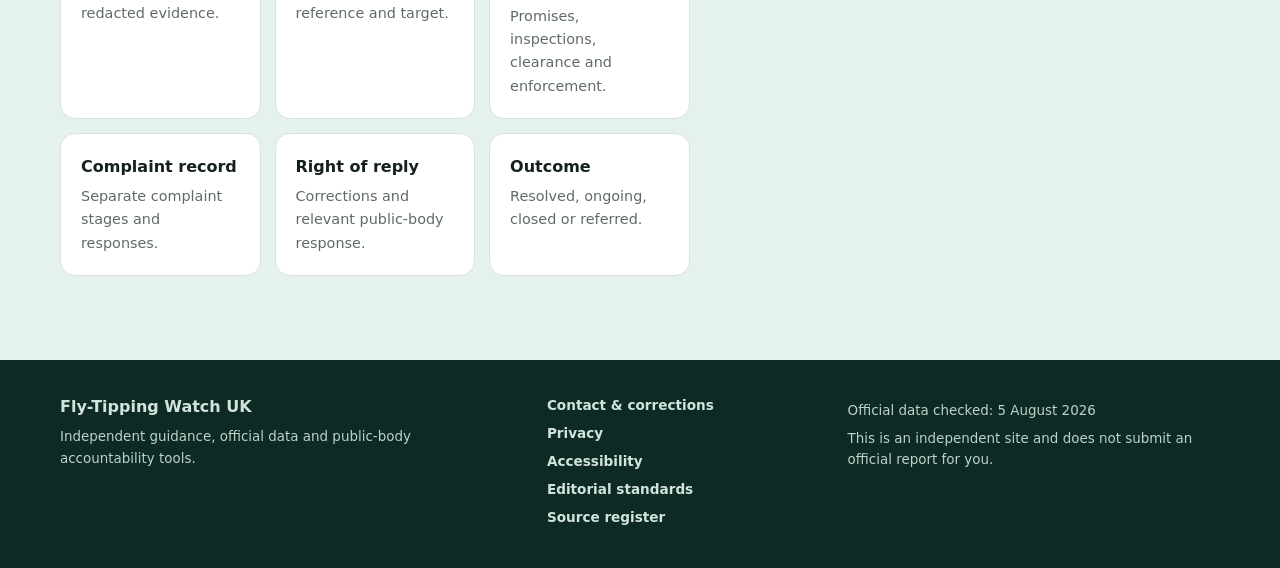
<file: cases.html>
<!doctype html>
<html lang="en-GB">
<head>
  <meta charset="utf-8">
  <meta name="viewport" content="width=device-width,initial-scale=1">
  <meta name="description" content="Published official case findings showing how fly-tipping complaint outcomes can be documented.">
  <meta name="theme-color" content="#123b32">
  <meta name="robots" content="index,follow">
  <link rel="canonical" href="https://fly-tipping-watch-uk.github.io/cases.html">
  <link rel="icon" href="assets/favicon.svg" type="image/svg+xml">
  <meta property="og:title" content="Case studies | Fly-Tipping Watch UK">
  <meta property="og:description" content="Published official case findings showing how fly-tipping complaint outcomes can be documented.">
  <meta property="og:type" content="website">
  <meta property="og:url" content="https://fly-tipping-watch-uk.github.io/cases.html">
  <meta property="og:image" content="https://fly-tipping-watch-uk.github.io/assets/social-card.png">
  <meta property="og:image:width" content="1200">
  <meta property="og:image:height" content="630">
  <meta name="twitter:card" content="summary_large_image">
  <title>Case studies | Fly-Tipping Watch UK</title>
  <link rel="stylesheet" href="assets/styles.css">
  <script type="application/ld+json">{"@context": "https://schema.org", "@type": "WebPage", "name": "Case studies | Fly-Tipping Watch UK", "description": "Published official case findings showing how fly-tipping complaint outcomes can be documented.", "url": "https://fly-tipping-watch-uk.github.io/cases.html", "isPartOf": {"@type": "WebSite", "name": "Fly-Tipping Watch UK", "url": "https://fly-tipping-watch-uk.github.io/"}}</script>
  
</head>
<body data-page="cases">
  <a class="skip-link" href="#main">Skip to main content</a>
  <header class="site-header">
    <div class="container header-row">
      <a class="brand" href="index.html" aria-label="Fly-Tipping Watch UK home">
        <span class="brand-mark" aria-hidden="true"><span></span></span>
        <span class="brand-copy"><strong>Fly-Tipping Watch UK</strong><small>Evidence-led public accountability</small></span>
      </a>
      <button class="menu-button" type="button" aria-expanded="false" aria-controls="site-nav">Menu</button>
      <nav class="site-nav" id="site-nav" aria-label="Main navigation">
        <a href="index.html">Home</a>
<a href="report.html">Report correctly</a>
<a href="data.html">UK data</a>
<a href="bodies.html">Public bodies</a>
<a href="escalation.html">Escalation</a>
<a href="cases.html" aria-current="page">Case studies</a>
<a href="about.html">About</a>
      </nav>
    </div>
  </header>
  <main id="main">
    
<section class="page-hero"><div class="container"><p class="eyebrow">Published accountability examples</p><h1>What a documented outcome looks like</h1><p class="lead-small">Case studies use published official findings or verified source material. They are not crowd-sourced allegations.</p></div></section>
<section class="section"><div class="container"><div id="case-list" class="case-list">
    <article class="case-card">
      <div class="case-head"><div><p class="eyebrow">Published ombudsman finding</p><h2>Delayed response to a fly-tipping complaint</h2><p><strong>Caerphilly County Borough Council</strong> · Wales · 4 August 2021</p></div><span class="pill">Early resolution</span></div>
      <p>The Public Services Ombudsman for Wales recorded concern that the complainant had not received a response and had been inconvenienced by the council&#x27;s actions.</p>
      <div class="outcome"><strong>Recorded outcome</strong><p>The council agreed to apologise for the delay and provide a complaint response. The recommendations were actioned before the Ombudsman&#x27;s enquiries concluded.</p></div>
      <h3>Practical lessons</h3><div class="lesson-list"><div>Keep the original service report separate from the complaint about how it was handled.</div><div>Record dates and unanswered correspondence.</div><div>Complete the authority&#x27;s complaint process before approaching the ombudsman unless exceptional circumstances apply.</div></div>
      <a class="source-link" href="https://www.ombudsman.wales/findings/environment-and-environmental-health-caerphilly-county-borough-council/">Read the official finding at Public Services Ombudsman for Wales</a>
    </article>
    </div></div></section>
<section class="section wash">
  <div class="container split">
    <div><p class="eyebrow">Future Watch UK records</p><h2>Every live case will use the same evidence structure</h2>
      <div class="record-grid">
        <article><strong>Incident record</strong><span>Observed facts and redacted evidence.</span></article><article><strong>Service record</strong><span>Report date, reference and target.</span></article>
        <article><strong>Response timeline</strong><span>Promises, inspections, clearance and enforcement.</span></article><article><strong>Complaint record</strong><span>Separate complaint stages and responses.</span></article>
        <article><strong>Right of reply</strong><span>Corrections and relevant public-body response.</span></article><article><strong>Outcome</strong><span>Resolved, ongoing, closed or referred.</span></article>
      </div>
    </div>
    <aside class="method-card"><h3>Prepare a case privately</h3><p>Use the downloadable template to organise the core fields before publication.</p><a class="button secondary" href="downloads/case-record-template.csv">Download CSV template</a></aside>
  </div>
</section>

  </main>
  <footer class="site-footer">
    <div class="container footer-grid">
      <div>
        <strong>Fly-Tipping Watch UK</strong>
        <p>Independent guidance, official data and public-body accountability tools.</p>
      </div>
      <div class="footer-links">
        <a href="contact.html">Contact &amp; corrections</a>
<a href="privacy.html">Privacy</a>
<a href="accessibility.html">Accessibility</a>
<a href="standards.html">Editorial standards</a>
<a href="sources.html">Source register</a>
      </div>
      <div>
        <p>Official data checked: 5 August 2026</p>
        <p>This is an independent site and does not submit an official report for you.</p>
      </div>
    </div>
  </footer>
  <script src="assets/site.js"></script>
  
</body>
</html>
</file>
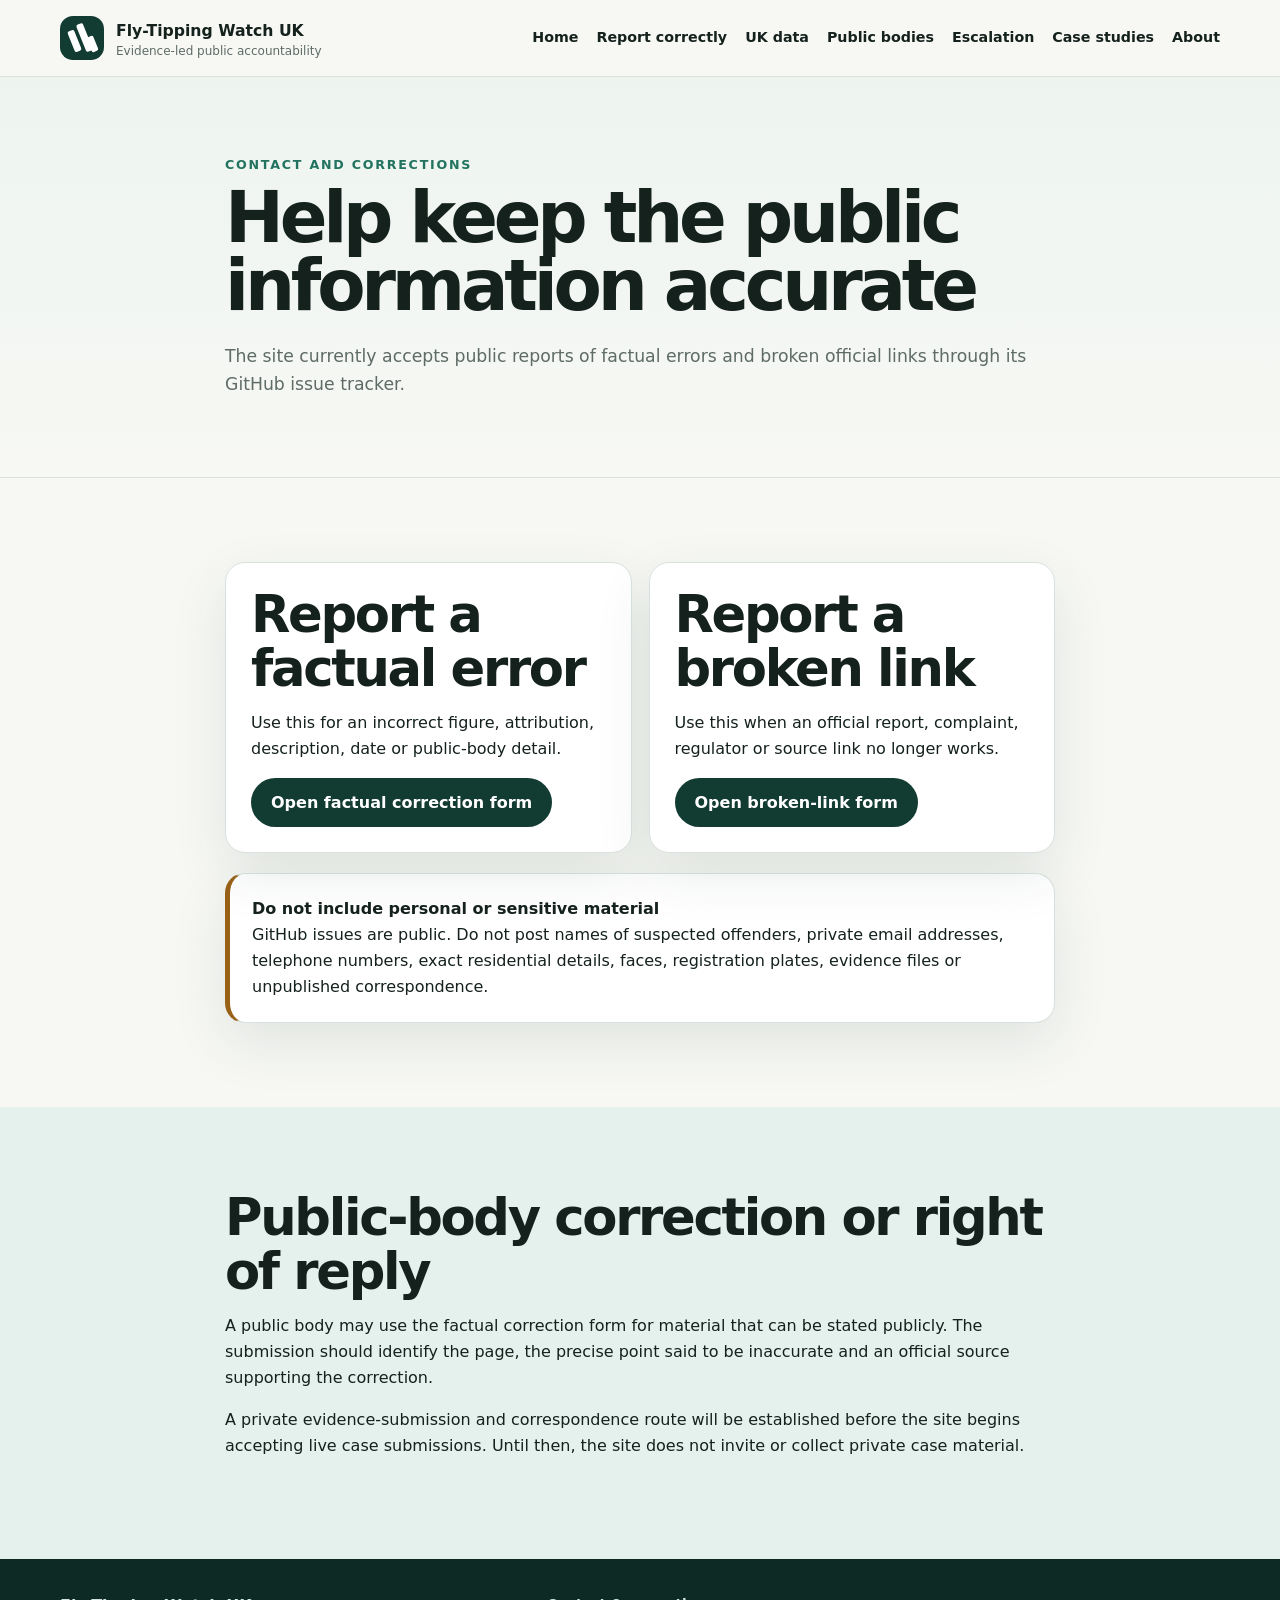
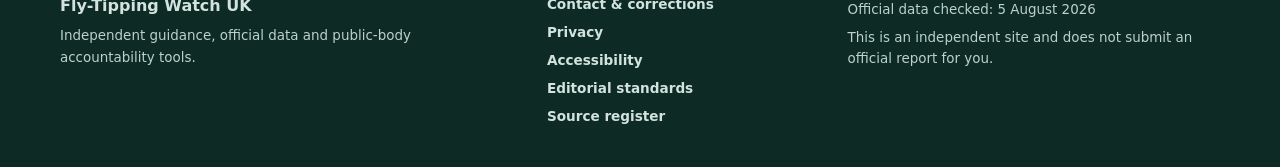
<file: contact.html>
<!doctype html>
<html lang="en-GB">
<head>
  <meta charset="utf-8">
  <meta name="viewport" content="width=device-width,initial-scale=1">
  <meta name="description" content="Report a factual error or broken official link on Fly-Tipping Watch UK.">
  <meta name="theme-color" content="#123b32">
  <meta name="robots" content="index,follow">
  <link rel="canonical" href="https://fly-tipping-watch-uk.github.io/contact.html">
  <link rel="icon" href="assets/favicon.svg" type="image/svg+xml">
  <meta property="og:title" content="Contact and corrections | Fly-Tipping Watch UK">
  <meta property="og:description" content="Report a factual error or broken official link on Fly-Tipping Watch UK.">
  <meta property="og:type" content="website">
  <meta property="og:url" content="https://fly-tipping-watch-uk.github.io/contact.html">
  <meta property="og:image" content="https://fly-tipping-watch-uk.github.io/assets/social-card.png">
  <meta property="og:image:width" content="1200">
  <meta property="og:image:height" content="630">
  <meta name="twitter:card" content="summary_large_image">
  <title>Contact and corrections | Fly-Tipping Watch UK</title>
  <link rel="stylesheet" href="assets/styles.css">
  <script type="application/ld+json">{"@context": "https://schema.org", "@type": "WebPage", "name": "Contact and corrections | Fly-Tipping Watch UK", "description": "Report a factual error or broken official link on Fly-Tipping Watch UK.", "url": "https://fly-tipping-watch-uk.github.io/contact.html", "isPartOf": {"@type": "WebSite", "name": "Fly-Tipping Watch UK", "url": "https://fly-tipping-watch-uk.github.io/"}}</script>
  
</head>
<body data-page="contact">
  <a class="skip-link" href="#main">Skip to main content</a>
  <header class="site-header">
    <div class="container header-row">
      <a class="brand" href="index.html" aria-label="Fly-Tipping Watch UK home">
        <span class="brand-mark" aria-hidden="true"><span></span></span>
        <span class="brand-copy"><strong>Fly-Tipping Watch UK</strong><small>Evidence-led public accountability</small></span>
      </a>
      <button class="menu-button" type="button" aria-expanded="false" aria-controls="site-nav">Menu</button>
      <nav class="site-nav" id="site-nav" aria-label="Main navigation">
        <a href="index.html">Home</a>
<a href="report.html">Report correctly</a>
<a href="data.html">UK data</a>
<a href="bodies.html">Public bodies</a>
<a href="escalation.html">Escalation</a>
<a href="cases.html">Case studies</a>
<a href="about.html">About</a>
      </nav>
    </div>
  </header>
  <main id="main">
    
<section class="page-hero"><div class="container narrow"><p class="eyebrow">Contact and corrections</p><h1>Help keep the public information accurate</h1><p class="lead-small">The site currently accepts public reports of factual errors and broken official links through its GitHub issue tracker.</p></div></section>
<section class="section">
  <div class="container narrow">
    <div class="contact-grid">
      <article class="method-card"><h2>Report a factual error</h2><p>Use this for an incorrect figure, attribution, description, date or public-body detail.</p><a class="button primary" href="https://github.com/fly-tipping-watch-uk/fly-tipping-watch-uk.github.io/issues/new?template=factual-correction.yml">Open factual correction form</a></article>
      <article class="method-card"><h2>Report a broken link</h2><p>Use this when an official report, complaint, regulator or source link no longer works.</p><a class="button primary" href="https://github.com/fly-tipping-watch-uk/fly-tipping-watch-uk.github.io/issues/new?template=broken-link.yml">Open broken-link form</a></article>
    </div>
    <div class="notice warning"><strong>Do not include personal or sensitive material</strong><p>GitHub issues are public. Do not post names of suspected offenders, private email addresses, telephone numbers, exact residential details, faces, registration plates, evidence files or unpublished correspondence.</p></div>
  </div>
</section>
<section class="section wash">
  <div class="container narrow">
    <h2>Public-body correction or right of reply</h2>
    <p>A public body may use the factual correction form for material that can be stated publicly. The submission should identify the page, the precise point said to be inaccurate and an official source supporting the correction.</p>
    <p>A private evidence-submission and correspondence route will be established before the site begins accepting live case submissions. Until then, the site does not invite or collect private case material.</p>
  </div>
</section>

  </main>
  <footer class="site-footer">
    <div class="container footer-grid">
      <div>
        <strong>Fly-Tipping Watch UK</strong>
        <p>Independent guidance, official data and public-body accountability tools.</p>
      </div>
      <div class="footer-links">
        <a href="contact.html">Contact &amp; corrections</a>
<a href="privacy.html">Privacy</a>
<a href="accessibility.html">Accessibility</a>
<a href="standards.html">Editorial standards</a>
<a href="sources.html">Source register</a>
      </div>
      <div>
        <p>Official data checked: 5 August 2026</p>
        <p>This is an independent site and does not submit an official report for you.</p>
      </div>
    </div>
  </footer>
  <script src="assets/site.js"></script>
  
</body>
</html>
</file>
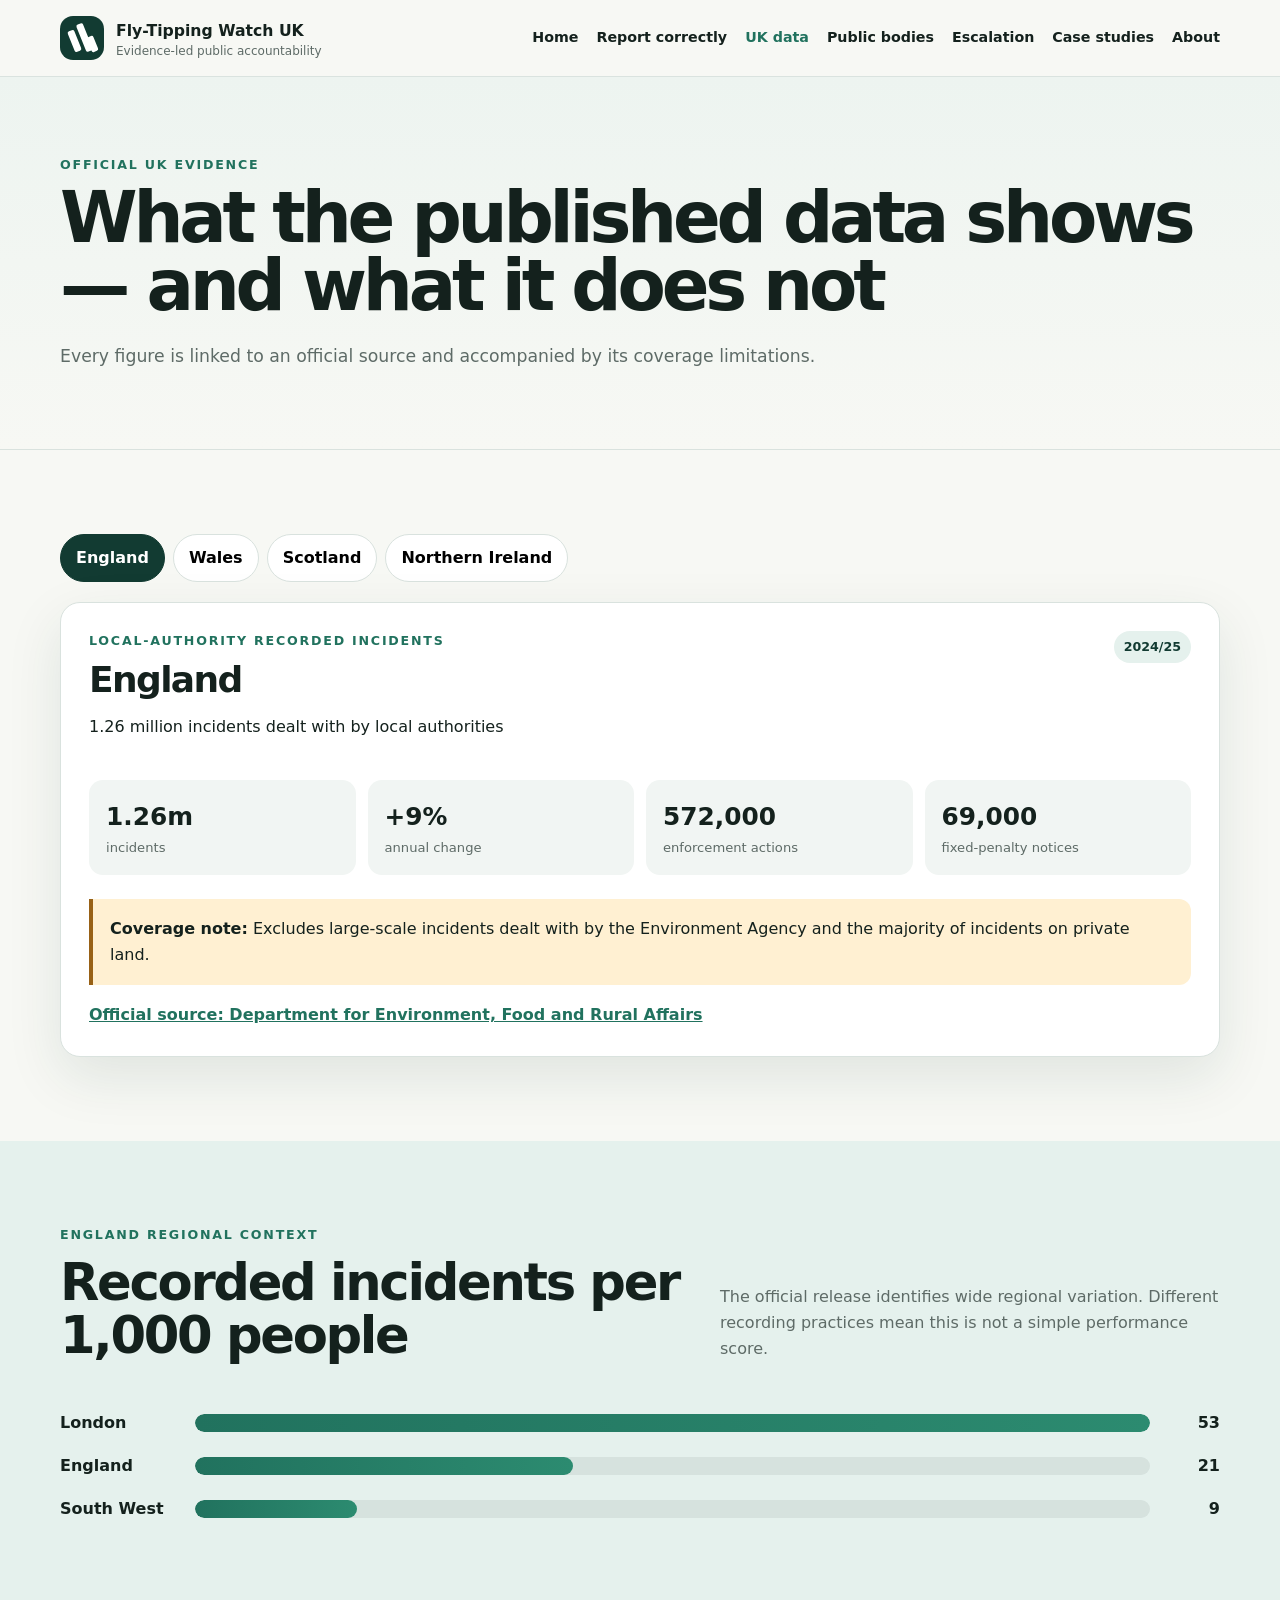
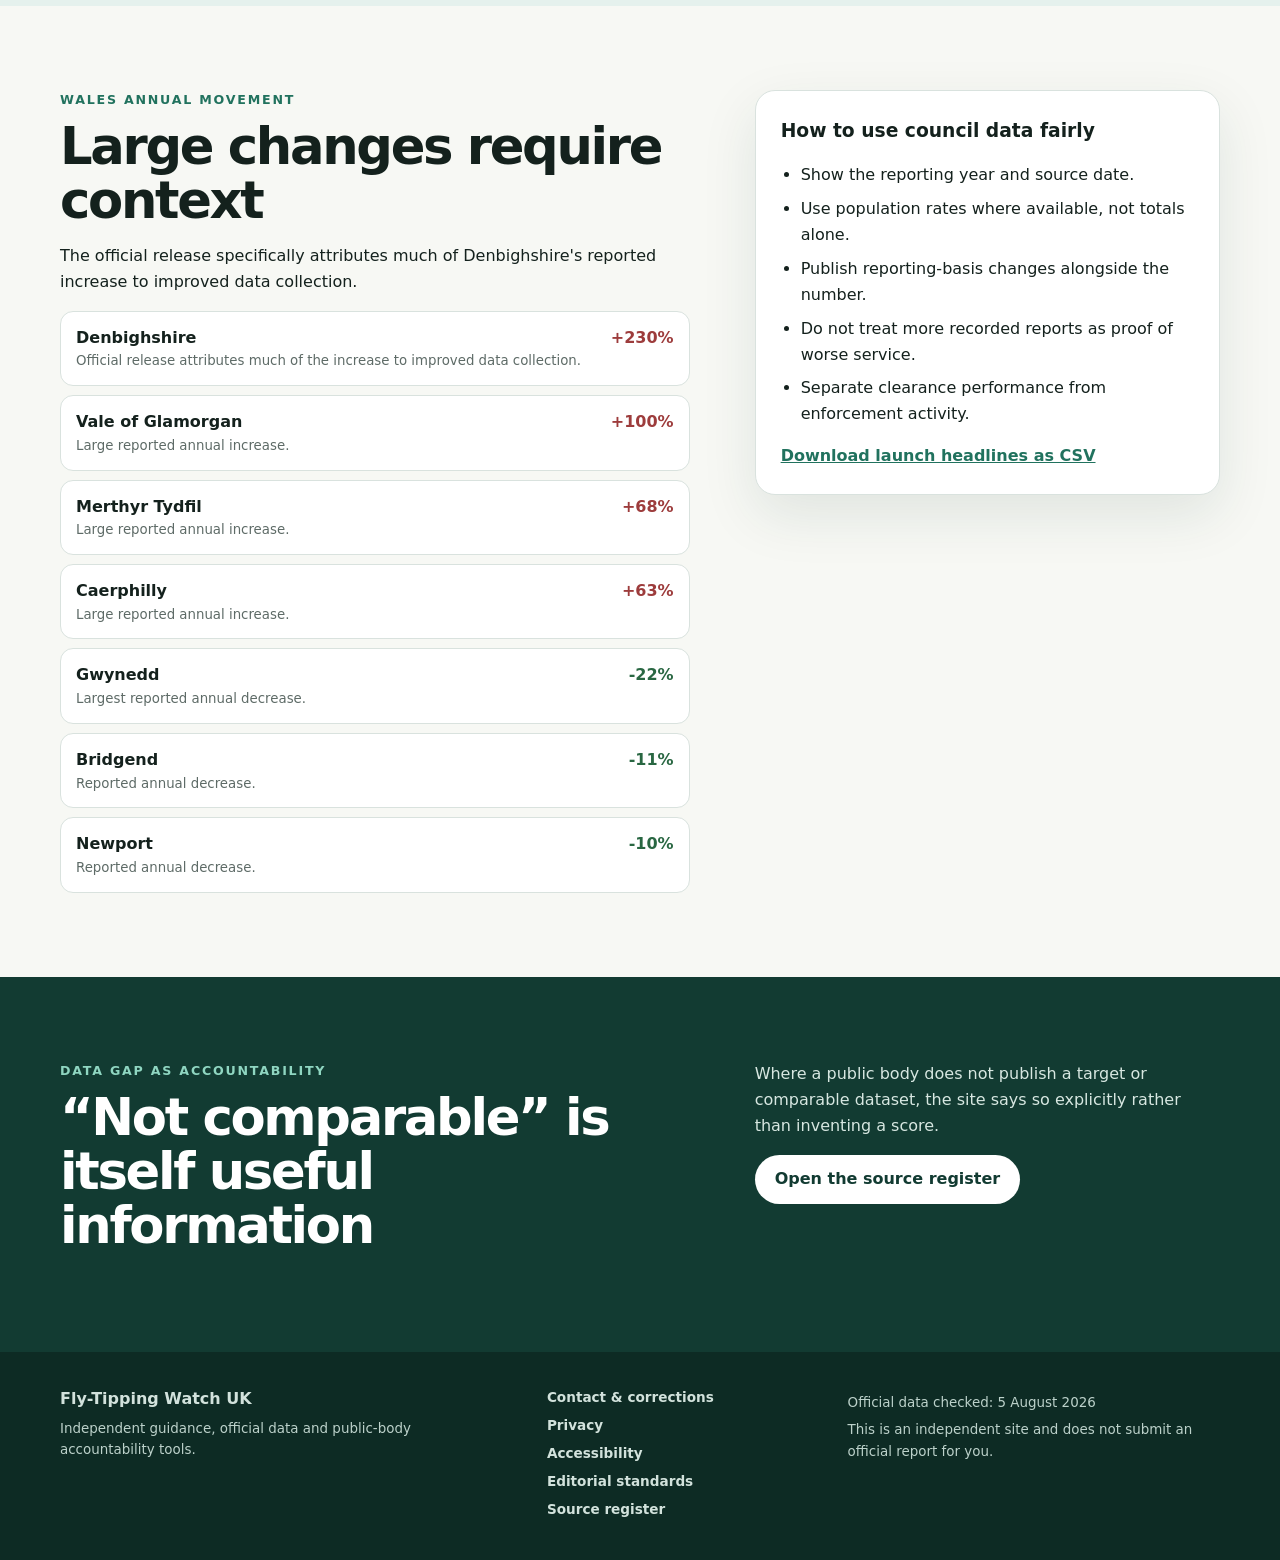
<file: data.html>
<!doctype html>
<html lang="en-GB">
<head>
  <meta charset="utf-8">
  <meta name="viewport" content="width=device-width,initial-scale=1">
  <meta name="description" content="Latest official fly-tipping statistics for England, Wales and Scottish context, with clear data limitations.">
  <meta name="theme-color" content="#123b32">
  <meta name="robots" content="index,follow">
  <link rel="canonical" href="https://fly-tipping-watch-uk.github.io/data.html">
  <link rel="icon" href="assets/favicon.svg" type="image/svg+xml">
  <meta property="og:title" content="UK fly-tipping data | Fly-Tipping Watch UK">
  <meta property="og:description" content="Latest official fly-tipping statistics for England, Wales and Scottish context, with clear data limitations.">
  <meta property="og:type" content="website">
  <meta property="og:url" content="https://fly-tipping-watch-uk.github.io/data.html">
  <meta property="og:image" content="https://fly-tipping-watch-uk.github.io/assets/social-card.png">
  <meta property="og:image:width" content="1200">
  <meta property="og:image:height" content="630">
  <meta name="twitter:card" content="summary_large_image">
  <title>UK fly-tipping data | Fly-Tipping Watch UK</title>
  <link rel="stylesheet" href="assets/styles.css">
  <script type="application/ld+json">{"@context": "https://schema.org", "@type": "WebPage", "name": "UK fly-tipping data | Fly-Tipping Watch UK", "description": "Latest official fly-tipping statistics for England, Wales and Scottish context, with clear data limitations.", "url": "https://fly-tipping-watch-uk.github.io/data.html", "isPartOf": {"@type": "WebSite", "name": "Fly-Tipping Watch UK", "url": "https://fly-tipping-watch-uk.github.io/"}}</script>
  
</head>
<body data-page="data">
  <a class="skip-link" href="#main">Skip to main content</a>
  <header class="site-header">
    <div class="container header-row">
      <a class="brand" href="index.html" aria-label="Fly-Tipping Watch UK home">
        <span class="brand-mark" aria-hidden="true"><span></span></span>
        <span class="brand-copy"><strong>Fly-Tipping Watch UK</strong><small>Evidence-led public accountability</small></span>
      </a>
      <button class="menu-button" type="button" aria-expanded="false" aria-controls="site-nav">Menu</button>
      <nav class="site-nav" id="site-nav" aria-label="Main navigation">
        <a href="index.html">Home</a>
<a href="report.html">Report correctly</a>
<a href="data.html" aria-current="page">UK data</a>
<a href="bodies.html">Public bodies</a>
<a href="escalation.html">Escalation</a>
<a href="cases.html">Case studies</a>
<a href="about.html">About</a>
      </nav>
    </div>
  </header>
  <main id="main">
    
<section class="page-hero">
  <div class="container">
    <p class="eyebrow">Official UK evidence</p>
    <h1>What the published data shows — and what it does not</h1>
    <p class="lead-small">Every figure is linked to an official source and accompanied by its coverage limitations.</p>
  </div>
</section>
<section class="section">
  <div class="container">
    <div id="nation-tabs" class="tabs" role="tablist" aria-label="Nation statistics">
      <button type="button" data-slug="england" role="tab" aria-selected="true">England</button>
      <button type="button" data-slug="wales" role="tab" aria-selected="false">Wales</button>
      <button type="button" data-slug="scotland" role="tab" aria-selected="false">Scotland</button>
      <button type="button" data-slug="northern-ireland" role="tab" aria-selected="false">Northern Ireland</button>
    </div>
    <noscript><p class="notice info">JavaScript is off. All four nation sections are displayed below.</p></noscript>
    <div id="nation-panel" class="nation-panel static-nations">
      
    <section class="nation-card" data-country="england">
      <div class="nation-card-head">
        <div><p class="eyebrow">Local-authority recorded incidents</p><h2>England</h2><p>1.26 million incidents dealt with by local authorities</p></div>
        <span class="period-badge">2024/25</span>
      </div>
      <div class="metric-row"><div class="metric"><strong>1.26m</strong><span>incidents</span></div><div class="metric"><strong>+9%</strong><span>annual change</span></div><div class="metric"><strong>572,000</strong><span>enforcement actions</span></div><div class="metric"><strong>69,000</strong><span>fixed-penalty notices</span></div></div>
      <div class="caveat"><strong>Coverage note:</strong> Excludes large-scale incidents dealt with by the Environment Agency and the majority of incidents on private land.</div>
      <a class="source-link" href="https://www.gov.uk/government/statistics/fly-tipping-statistics-for-england/fly-tipping-statistics-for-england-2024-to-2025">Official source: Department for Environment, Food and Rural Affairs</a>
    </section>
    
    <section class="nation-card" data-country="wales">
      <div class="nation-card-head">
        <div><p class="eyebrow">Local-authority recorded incidents</p><h2>Wales</h2><p>48,367 incidents reported by local authorities</p></div>
        <span class="period-badge">2024/25</span>
      </div>
      <div class="metric-row"><div class="metric"><strong>48,367</strong><span>incidents</span></div><div class="metric"><strong>+14.7%</strong><span>annual change</span></div><div class="metric"><strong>27,749</strong><span>enforcement actions</span></div><div class="metric"><strong>71%</strong><span>involved household waste</span></div></div>
      <div class="caveat"><strong>Coverage note:</strong> Reporting practices and data collection changes can affect year-on-year comparisons. Private-land incidents are under-recorded.</div>
      <a class="source-link" href="https://www.gov.wales/local-authority-recorded-fly-tipping-april-2024-march-2025-html">Official source: Welsh Government</a>
    </section>
    
    <section class="nation-card" data-country="scotland">
      <div class="nation-card-head">
        <div><p class="eyebrow">National context; not a comparable annual council series</p><h2>Scotland</h2><p>Around 26,000 tonnes fly-tipped each year</p></div>
        <span class="period-badge">Current official context</span>
      </div>
      <div class="metric-row"><div class="metric"><strong>26,000</strong><span>tonnes fly-tipped yearly</span></div><div class="metric"><strong>£53m+</strong><span>litter and fly-tipping clean-up combined</span></div><div class="metric"><strong>14/32</strong><span>councils supplying primary baseline data</span></div><div class="metric"><strong>2,467</strong><span>FPNs in 2019–2022 context</span></div></div>
      <div class="caveat"><strong>Coverage note:</strong> At least £53 million of public money is spent on cleaning up litter and fly-tipping combined. Scotland does not currently have a complete, mandatory, nationally comparable annual local-authority incident series; the official baseline received primary data from 14 of 32 councils.</div>
      <a class="source-link" href="https://www.gov.scot/policies/managing-waste/litter-and-flytipping/">Official source: Scottish Government</a>
    </section>
    
    <section class="nation-card" data-country="northern-ireland">
      <div class="nation-card-head">
        <div><p class="eyebrow">Reporting routes; no comparable launch series included</p><h2>Northern Ireland</h2><p>Councils handle ordinary incidents; NIEA handles serious waste crime</p></div>
        <span class="period-badge">Current reporting framework</span>
      </div>
      <div class="metric-row"><div class="metric"><strong>Councils</strong><span>ordinary incidents</span></div><div class="metric"><strong>NIEA</strong><span>serious waste crime</span></div><div class="metric"><strong>Partial</strong><span>launch data coverage</span></div><div class="metric"><strong>Separate</strong><span>from England and Wales series</span></div></div>
      <div class="caveat"><strong>Coverage note:</strong> The launch dataset does not present a Northern Ireland incident total as directly comparable with the England and Wales local-authority series.</div>
      <a class="source-link" href="https://www.nidirect.gov.uk/articles/fly-tipping">Official source: nidirect / Northern Ireland Executive</a>
    </section>
    
    </div>
  </div>
</section>
<section class="section wash">
  <div class="container">
    <div class="section-title">
      <div><p class="eyebrow">England regional context</p><h2>Recorded incidents per 1,000 people</h2></div>
      <p>The official release identifies wide regional variation. Different recording practices mean this is not a simple performance score.</p>
    </div>
    <div id="england-bars" class="bar-chart" aria-label="England regional fly-tipping incidents per 1,000 people">
      <div class="bar-row"><strong>London</strong><div class="bar-track" title="Highest English regional average"><div class="bar-fill" style="width:100.00%"></div></div><span class="bar-value">53</span></div>
<div class="bar-row"><strong>England</strong><div class="bar-track" title="National average"><div class="bar-fill" style="width:39.62%"></div></div><span class="bar-value">21</span></div>
<div class="bar-row"><strong>South West</strong><div class="bar-track" title="Lowest English regional average"><div class="bar-fill" style="width:16.98%"></div></div><span class="bar-value">9</span></div>
    </div>
  </div>
</section>
<section class="section">
  <div class="container split">
    <div>
      <p class="eyebrow">Wales annual movement</p>
      <h2>Large changes require context</h2>
      <p>The official release specifically attributes much of Denbighshire's reported increase to improved data collection.</p>
      <div id="wales-changes" class="change-list"><div class="change-row"><div><strong>Denbighshire</strong><small>Official release attributes much of the increase to improved data collection.</small></div><span class="change-value">+230%</span></div>
<div class="change-row"><div><strong>Vale of Glamorgan</strong><small>Large reported annual increase.</small></div><span class="change-value">+100%</span></div>
<div class="change-row"><div><strong>Merthyr Tydfil</strong><small>Large reported annual increase.</small></div><span class="change-value">+68%</span></div>
<div class="change-row"><div><strong>Caerphilly</strong><small>Large reported annual increase.</small></div><span class="change-value">+63%</span></div>
<div class="change-row"><div><strong>Gwynedd</strong><small>Largest reported annual decrease.</small></div><span class="change-value negative">-22%</span></div>
<div class="change-row"><div><strong>Bridgend</strong><small>Reported annual decrease.</small></div><span class="change-value negative">-11%</span></div>
<div class="change-row"><div><strong>Newport</strong><small>Reported annual decrease.</small></div><span class="change-value negative">-10%</span></div></div>
    </div>
    <aside class="method-card">
      <h3>How to use council data fairly</h3>
      <ul class="clean-list">
        <li>Show the reporting year and source date.</li>
        <li>Use population rates where available, not totals alone.</li>
        <li>Publish reporting-basis changes alongside the number.</li>
        <li>Do not treat more recorded reports as proof of worse service.</li>
        <li>Separate clearance performance from enforcement activity.</li>
      </ul>
      <a class="text-link" href="downloads/national-headlines.csv">Download launch headlines as CSV</a>
    </aside>
  </div>
</section>
<section class="section dark">
  <div class="container split">
    <div><p class="eyebrow">Data gap as accountability</p><h2>“Not comparable” is itself useful information</h2></div>
    <div><p>Where a public body does not publish a target or comparable dataset, the site says so explicitly rather than inventing a score.</p><a class="button light" href="sources.html">Open the source register</a></div>
  </div>
</section>

  </main>
  <footer class="site-footer">
    <div class="container footer-grid">
      <div>
        <strong>Fly-Tipping Watch UK</strong>
        <p>Independent guidance, official data and public-body accountability tools.</p>
      </div>
      <div class="footer-links">
        <a href="contact.html">Contact &amp; corrections</a>
<a href="privacy.html">Privacy</a>
<a href="accessibility.html">Accessibility</a>
<a href="standards.html">Editorial standards</a>
<a href="sources.html">Source register</a>
      </div>
      <div>
        <p>Official data checked: 5 August 2026</p>
        <p>This is an independent site and does not submit an official report for you.</p>
      </div>
    </div>
  </footer>
  <script src="assets/site.js"></script>
  
</body>
</html>
</file>
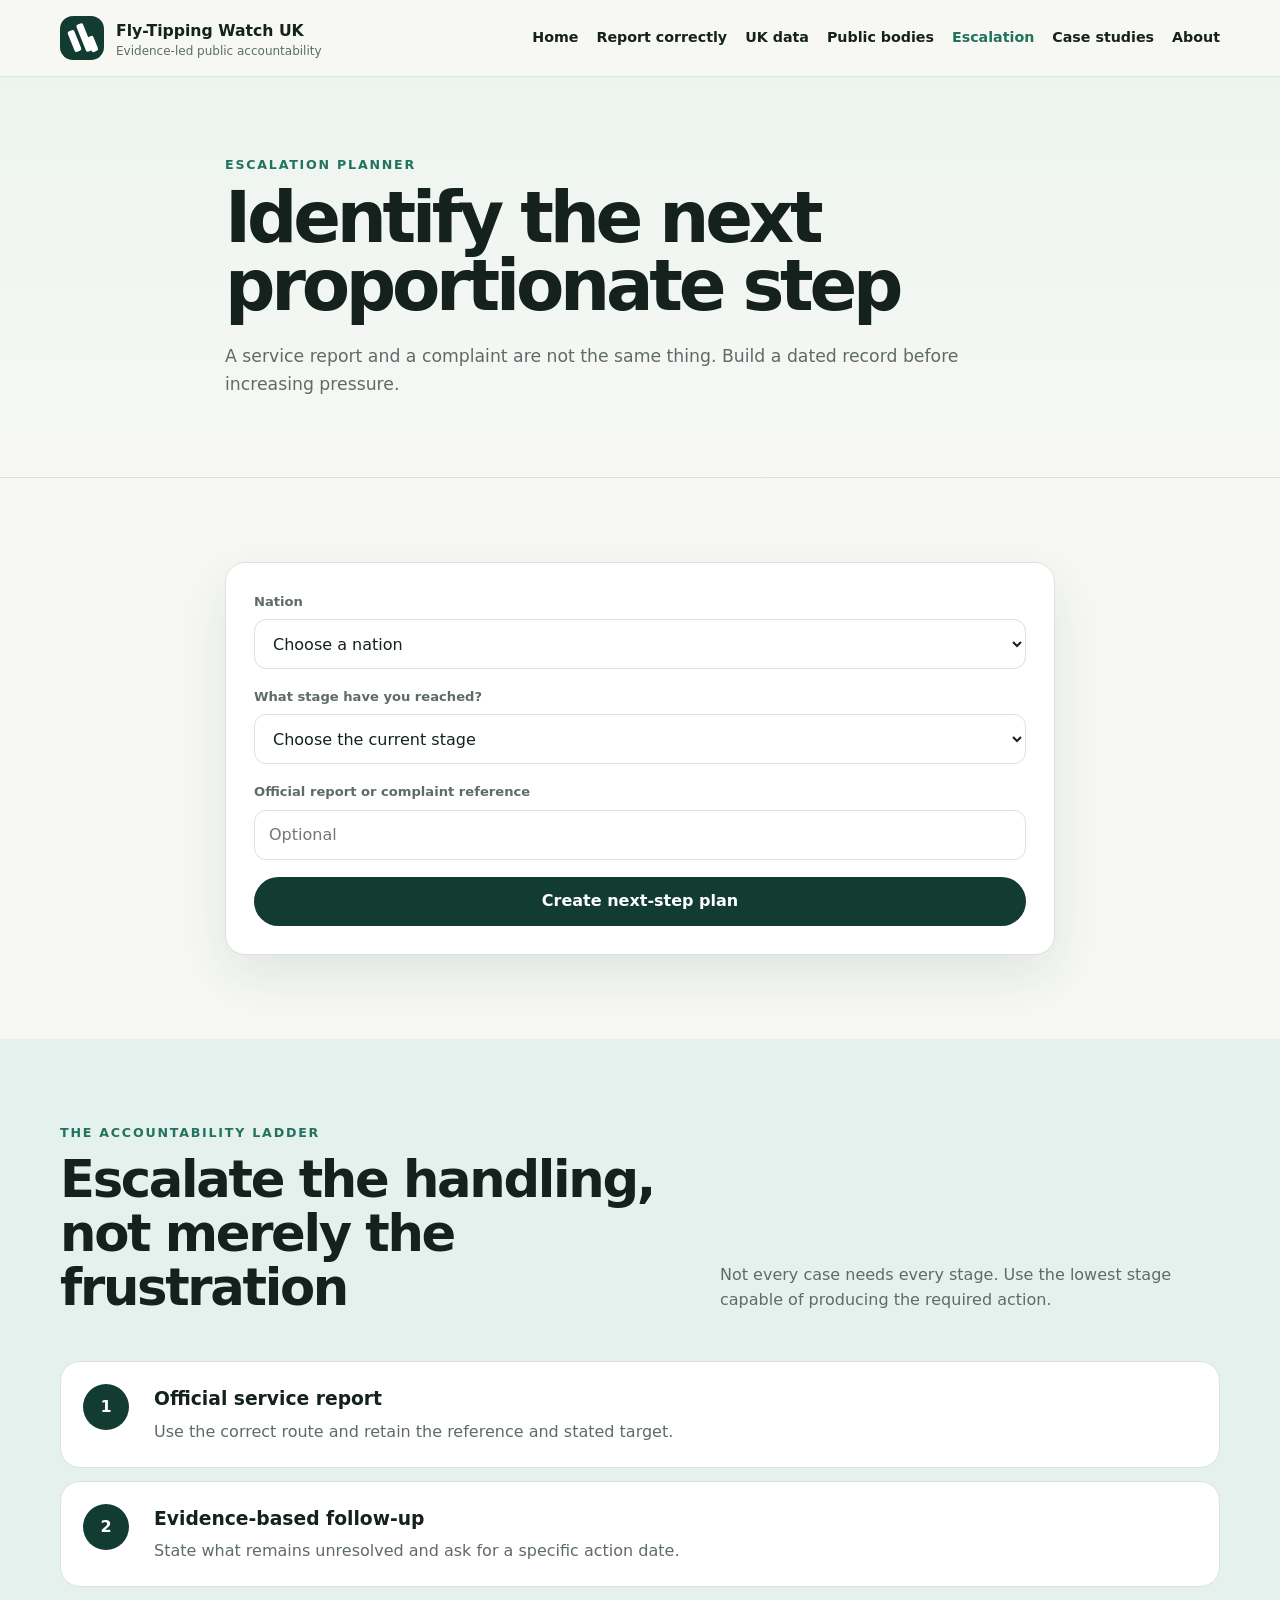
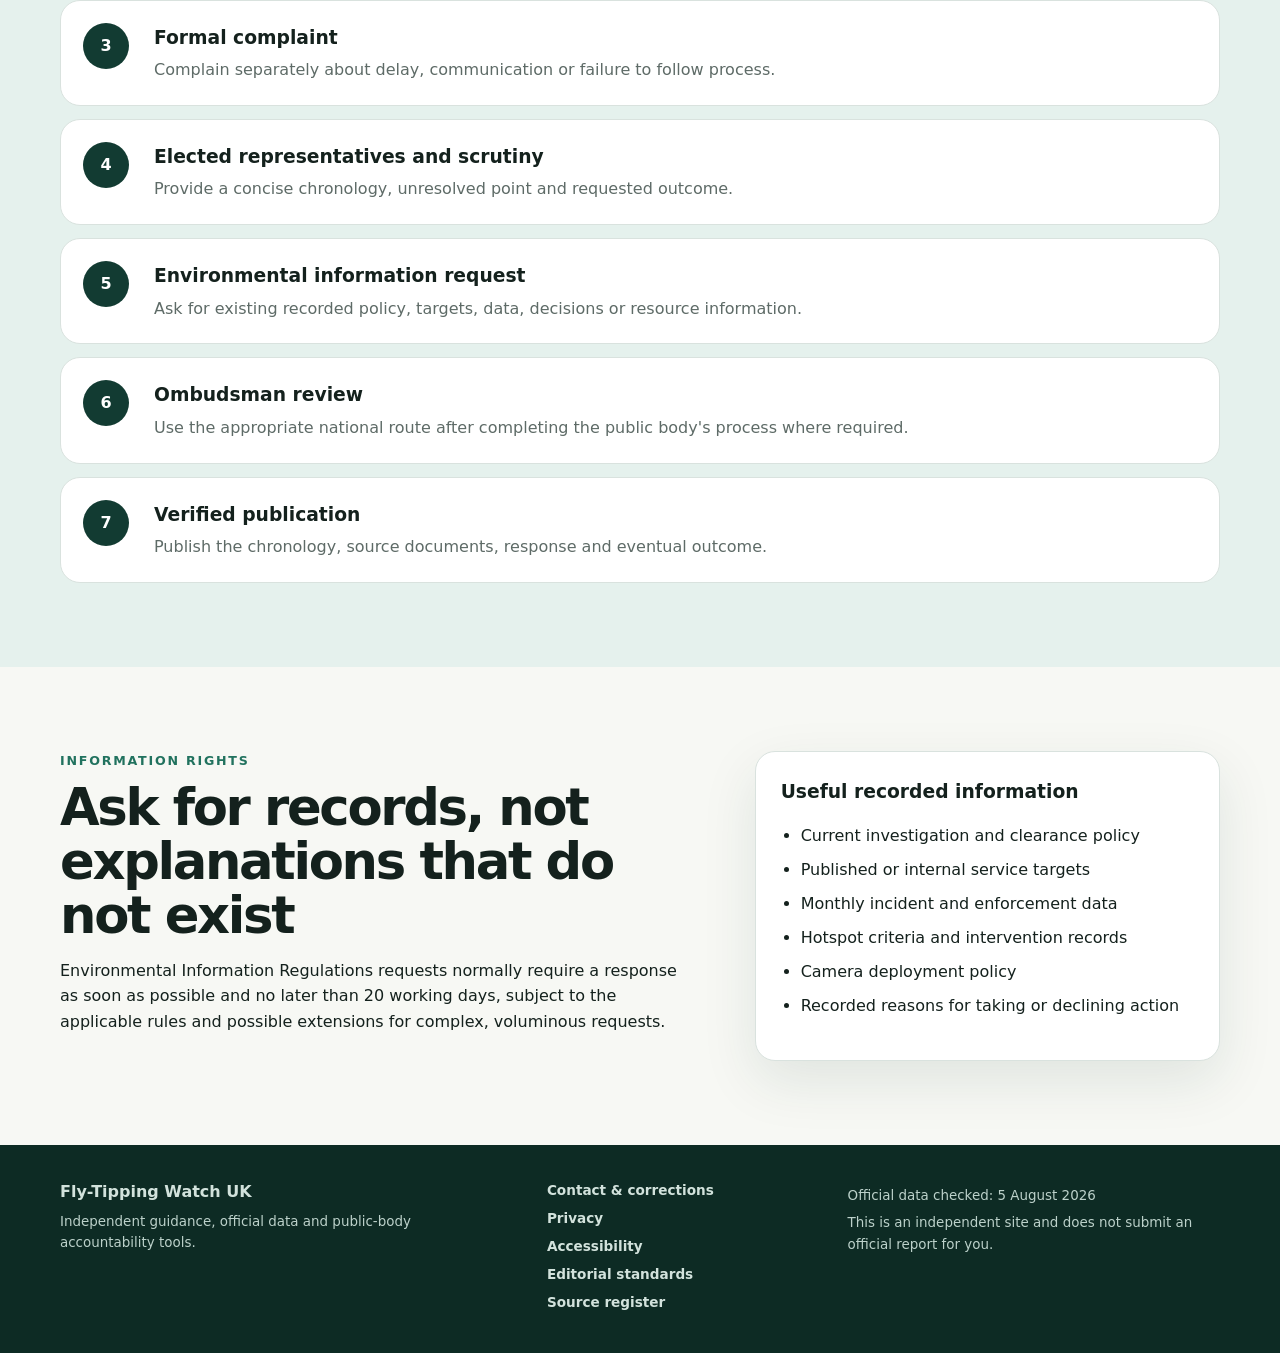
<file: escalation.html>
<!doctype html>
<html lang="en-GB">
<head>
  <meta charset="utf-8">
  <meta name="viewport" content="width=device-width,initial-scale=1">
  <meta name="description" content="Build a proportionate escalation plan for an unresolved fly-tipping report or complaint.">
  <meta name="theme-color" content="#123b32">
  <meta name="robots" content="index,follow">
  <link rel="canonical" href="https://fly-tipping-watch-uk.github.io/escalation.html">
  <link rel="icon" href="assets/favicon.svg" type="image/svg+xml">
  <meta property="og:title" content="Escalation planner | Fly-Tipping Watch UK">
  <meta property="og:description" content="Build a proportionate escalation plan for an unresolved fly-tipping report or complaint.">
  <meta property="og:type" content="website">
  <meta property="og:url" content="https://fly-tipping-watch-uk.github.io/escalation.html">
  <meta property="og:image" content="https://fly-tipping-watch-uk.github.io/assets/social-card.png">
  <meta property="og:image:width" content="1200">
  <meta property="og:image:height" content="630">
  <meta name="twitter:card" content="summary_large_image">
  <title>Escalation planner | Fly-Tipping Watch UK</title>
  <link rel="stylesheet" href="assets/styles.css">
  <script type="application/ld+json">{"@context": "https://schema.org", "@type": "WebPage", "name": "Escalation planner | Fly-Tipping Watch UK", "description": "Build a proportionate escalation plan for an unresolved fly-tipping report or complaint.", "url": "https://fly-tipping-watch-uk.github.io/escalation.html", "isPartOf": {"@type": "WebSite", "name": "Fly-Tipping Watch UK", "url": "https://fly-tipping-watch-uk.github.io/"}}</script>
  
</head>
<body data-page="escalate">
  <a class="skip-link" href="#main">Skip to main content</a>
  <header class="site-header">
    <div class="container header-row">
      <a class="brand" href="index.html" aria-label="Fly-Tipping Watch UK home">
        <span class="brand-mark" aria-hidden="true"><span></span></span>
        <span class="brand-copy"><strong>Fly-Tipping Watch UK</strong><small>Evidence-led public accountability</small></span>
      </a>
      <button class="menu-button" type="button" aria-expanded="false" aria-controls="site-nav">Menu</button>
      <nav class="site-nav" id="site-nav" aria-label="Main navigation">
        <a href="index.html">Home</a>
<a href="report.html">Report correctly</a>
<a href="data.html">UK data</a>
<a href="bodies.html">Public bodies</a>
<a href="escalation.html" aria-current="page">Escalation</a>
<a href="cases.html">Case studies</a>
<a href="about.html">About</a>
      </nav>
    </div>
  </header>
  <main id="main">
    
<section class="page-hero">
  <div class="container narrow">
    <p class="eyebrow">Escalation planner</p><h1>Identify the next proportionate step</h1>
    <p class="lead-small">A service report and a complaint are not the same thing. Build a dated record before increasing pressure.</p>
  </div>
</section>
<section class="section">
  <div class="container narrow">
    <form id="escalation-form" class="tool-form">
      <label><span>Nation</span><select id="esc-nation" required><option value="">Choose a nation</option><option value="england">England</option><option value="wales">Wales</option><option value="scotland">Scotland</option><option value="northern-ireland">Northern Ireland</option></select></label>
      <label><span>What stage have you reached?</span><select id="esc-stage" required><option value="">Choose the current stage</option><option value="not-reported">Not yet officially reported</option><option value="reported">Reported, awaiting action</option><option value="promise-missed">A promised date has passed</option><option value="complaint-open">Formal complaint submitted</option><option value="final-response">Final complaint response received</option><option value="information">Need recorded policy or performance information</option></select></label>
      <label><span>Official report or complaint reference</span><input id="esc-reference" type="text" placeholder="Optional"></label>
      <button class="button primary" type="submit">Create next-step plan</button>
    </form>
    <div id="escalation-result" class="result-panel" hidden aria-live="polite"></div>
    <noscript><p class="notice warning"><strong>JavaScript is off.</strong> The accountability ladder below remains available.</p></noscript>
  </div>
</section>
<section class="section wash">
  <div class="container">
    <div class="section-title"><div><p class="eyebrow">The accountability ladder</p><h2>Escalate the handling, not merely the frustration</h2></div><p>Not every case needs every stage. Use the lowest stage capable of producing the required action.</p></div>
    <div class="ladder">
      <article><span>1</span><div><h3>Official service report</h3><p>Use the correct route and retain the reference and stated target.</p></div></article>
      <article><span>2</span><div><h3>Evidence-based follow-up</h3><p>State what remains unresolved and ask for a specific action date.</p></div></article>
      <article><span>3</span><div><h3>Formal complaint</h3><p>Complain separately about delay, communication or failure to follow process.</p></div></article>
      <article><span>4</span><div><h3>Elected representatives and scrutiny</h3><p>Provide a concise chronology, unresolved point and requested outcome.</p></div></article>
      <article><span>5</span><div><h3>Environmental information request</h3><p>Ask for existing recorded policy, targets, data, decisions or resource information.</p></div></article>
      <article><span>6</span><div><h3>Ombudsman review</h3><p>Use the appropriate national route after completing the public body's process where required.</p></div></article>
      <article><span>7</span><div><h3>Verified publication</h3><p>Publish the chronology, source documents, response and eventual outcome.</p></div></article>
    </div>
  </div>
</section>
<section class="section">
  <div class="container split">
    <div><p class="eyebrow">Information rights</p><h2>Ask for records, not explanations that do not exist</h2><p>Environmental Information Regulations requests normally require a response as soon as possible and no later than 20 working days, subject to the applicable rules and possible extensions for complex, voluminous requests.</p></div>
    <aside class="method-card"><h3>Useful recorded information</h3><ul class="clean-list"><li>Current investigation and clearance policy</li><li>Published or internal service targets</li><li>Monthly incident and enforcement data</li><li>Hotspot criteria and intervention records</li><li>Camera deployment policy</li><li>Recorded reasons for taking or declining action</li></ul></aside>
  </div>
</section>

  </main>
  <footer class="site-footer">
    <div class="container footer-grid">
      <div>
        <strong>Fly-Tipping Watch UK</strong>
        <p>Independent guidance, official data and public-body accountability tools.</p>
      </div>
      <div class="footer-links">
        <a href="contact.html">Contact &amp; corrections</a>
<a href="privacy.html">Privacy</a>
<a href="accessibility.html">Accessibility</a>
<a href="standards.html">Editorial standards</a>
<a href="sources.html">Source register</a>
      </div>
      <div>
        <p>Official data checked: 5 August 2026</p>
        <p>This is an independent site and does not submit an official report for you.</p>
      </div>
    </div>
  </footer>
  <script src="assets/site.js"></script>
  
</body>
</html>
</file>
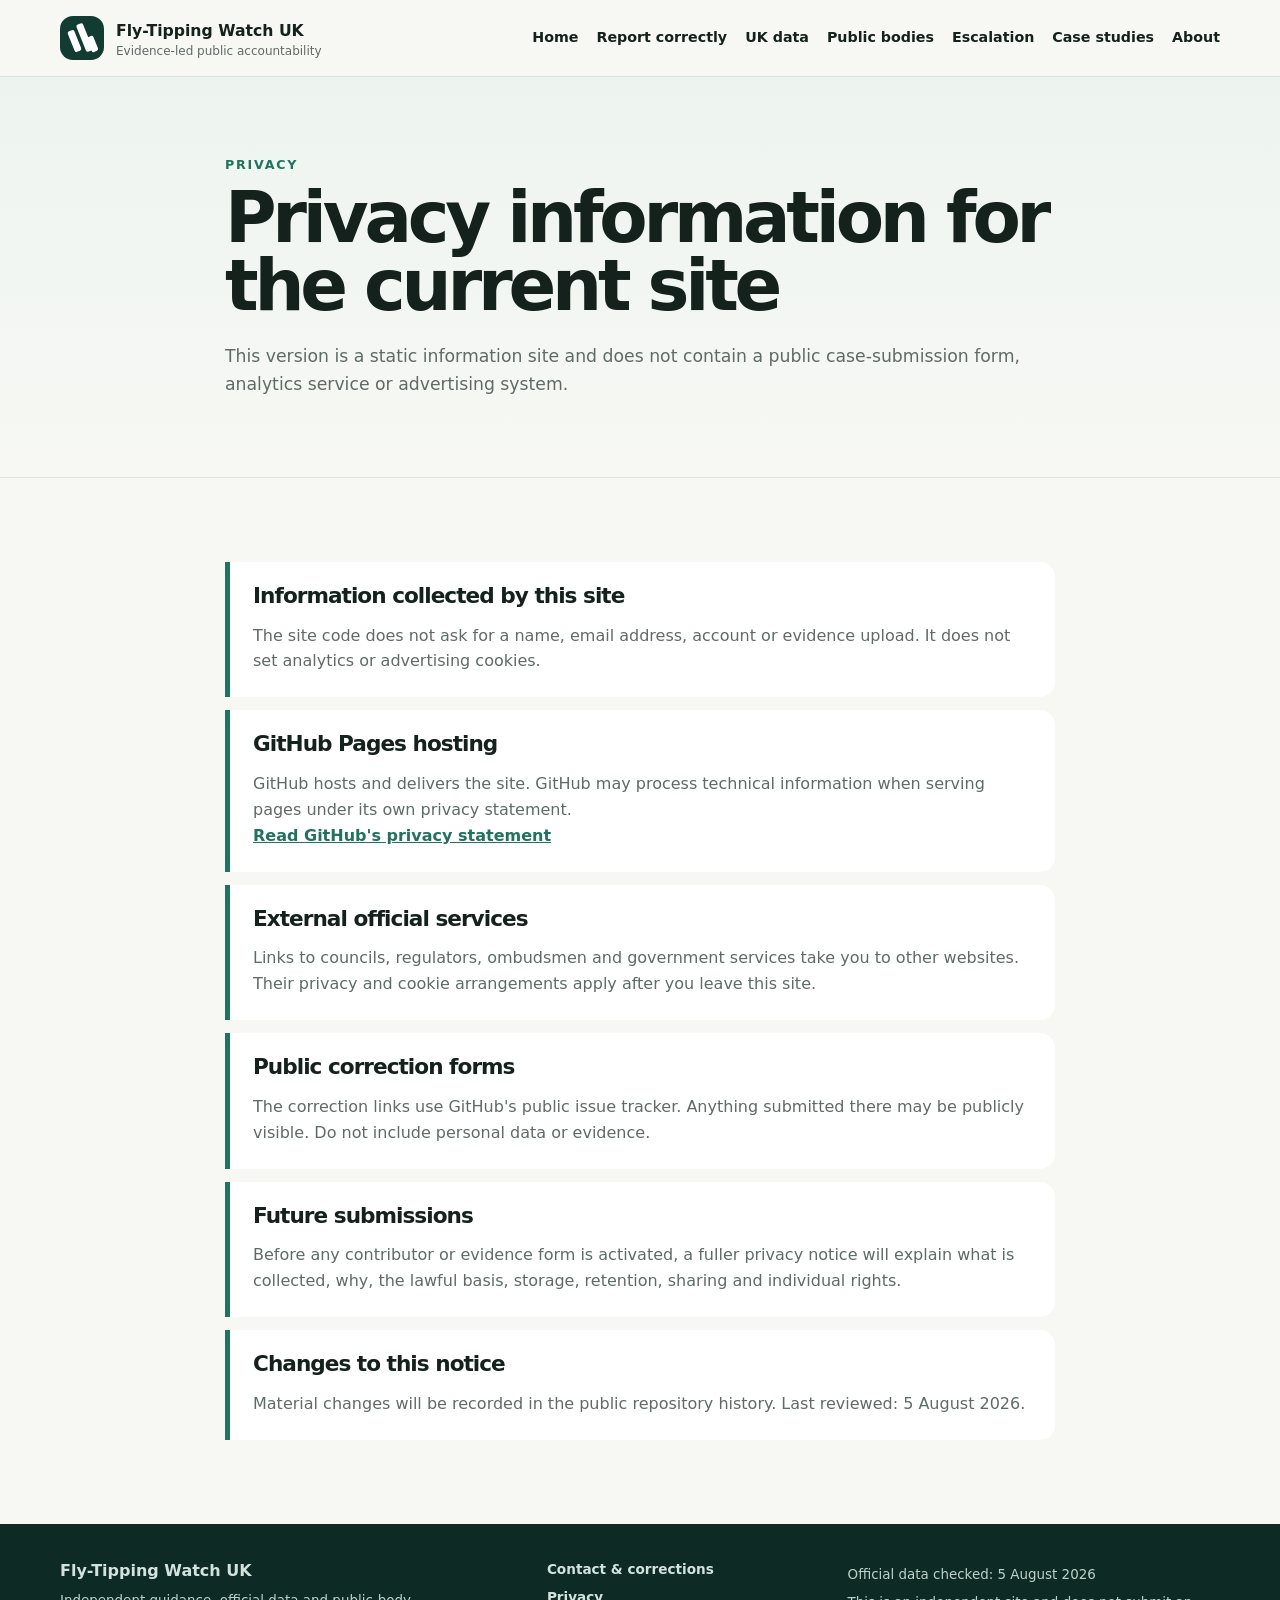
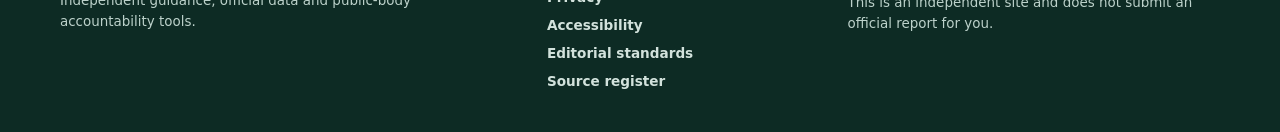
<file: privacy.html>
<!doctype html>
<html lang="en-GB">
<head>
  <meta charset="utf-8">
  <meta name="viewport" content="width=device-width,initial-scale=1">
  <meta name="description" content="Privacy information for the current static Fly-Tipping Watch UK website.">
  <meta name="theme-color" content="#123b32">
  <meta name="robots" content="index,follow">
  <link rel="canonical" href="https://fly-tipping-watch-uk.github.io/privacy.html">
  <link rel="icon" href="assets/favicon.svg" type="image/svg+xml">
  <meta property="og:title" content="Privacy | Fly-Tipping Watch UK">
  <meta property="og:description" content="Privacy information for the current static Fly-Tipping Watch UK website.">
  <meta property="og:type" content="website">
  <meta property="og:url" content="https://fly-tipping-watch-uk.github.io/privacy.html">
  <meta property="og:image" content="https://fly-tipping-watch-uk.github.io/assets/social-card.png">
  <meta property="og:image:width" content="1200">
  <meta property="og:image:height" content="630">
  <meta name="twitter:card" content="summary_large_image">
  <title>Privacy | Fly-Tipping Watch UK</title>
  <link rel="stylesheet" href="assets/styles.css">
  <script type="application/ld+json">{"@context": "https://schema.org", "@type": "WebPage", "name": "Privacy | Fly-Tipping Watch UK", "description": "Privacy information for the current static Fly-Tipping Watch UK website.", "url": "https://fly-tipping-watch-uk.github.io/privacy.html", "isPartOf": {"@type": "WebSite", "name": "Fly-Tipping Watch UK", "url": "https://fly-tipping-watch-uk.github.io/"}}</script>
  
</head>
<body data-page="privacy">
  <a class="skip-link" href="#main">Skip to main content</a>
  <header class="site-header">
    <div class="container header-row">
      <a class="brand" href="index.html" aria-label="Fly-Tipping Watch UK home">
        <span class="brand-mark" aria-hidden="true"><span></span></span>
        <span class="brand-copy"><strong>Fly-Tipping Watch UK</strong><small>Evidence-led public accountability</small></span>
      </a>
      <button class="menu-button" type="button" aria-expanded="false" aria-controls="site-nav">Menu</button>
      <nav class="site-nav" id="site-nav" aria-label="Main navigation">
        <a href="index.html">Home</a>
<a href="report.html">Report correctly</a>
<a href="data.html">UK data</a>
<a href="bodies.html">Public bodies</a>
<a href="escalation.html">Escalation</a>
<a href="cases.html">Case studies</a>
<a href="about.html">About</a>
      </nav>
    </div>
  </header>
  <main id="main">
    
<section class="page-hero"><div class="container narrow"><p class="eyebrow">Privacy</p><h1>Privacy information for the current site</h1><p class="lead-small">This version is a static information site and does not contain a public case-submission form, analytics service or advertising system.</p></div></section>
<section class="section"><div class="container narrow"><div class="standards">
<article><h2>Information collected by this site</h2><p>The site code does not ask for a name, email address, account or evidence upload. It does not set analytics or advertising cookies.</p></article>
<article><h2>GitHub Pages hosting</h2><p>GitHub hosts and delivers the site. GitHub may process technical information when serving pages under its own privacy statement.</p><p><a class="text-link" href="https://docs.github.com/en/site-policy/privacy-policies/github-general-privacy-statement">Read GitHub's privacy statement</a></p></article>
<article><h2>External official services</h2><p>Links to councils, regulators, ombudsmen and government services take you to other websites. Their privacy and cookie arrangements apply after you leave this site.</p></article>
<article><h2>Public correction forms</h2><p>The correction links use GitHub's public issue tracker. Anything submitted there may be publicly visible. Do not include personal data or evidence.</p></article>
<article><h2>Future submissions</h2><p>Before any contributor or evidence form is activated, a fuller privacy notice will explain what is collected, why, the lawful basis, storage, retention, sharing and individual rights.</p></article>
<article><h2>Changes to this notice</h2><p>Material changes will be recorded in the public repository history. Last reviewed: 5 August 2026.</p></article>
</div></div></section>

  </main>
  <footer class="site-footer">
    <div class="container footer-grid">
      <div>
        <strong>Fly-Tipping Watch UK</strong>
        <p>Independent guidance, official data and public-body accountability tools.</p>
      </div>
      <div class="footer-links">
        <a href="contact.html">Contact &amp; corrections</a>
<a href="privacy.html">Privacy</a>
<a href="accessibility.html">Accessibility</a>
<a href="standards.html">Editorial standards</a>
<a href="sources.html">Source register</a>
      </div>
      <div>
        <p>Official data checked: 5 August 2026</p>
        <p>This is an independent site and does not submit an official report for you.</p>
      </div>
    </div>
  </footer>
  <script src="assets/site.js"></script>
  
</body>
</html>
</file>
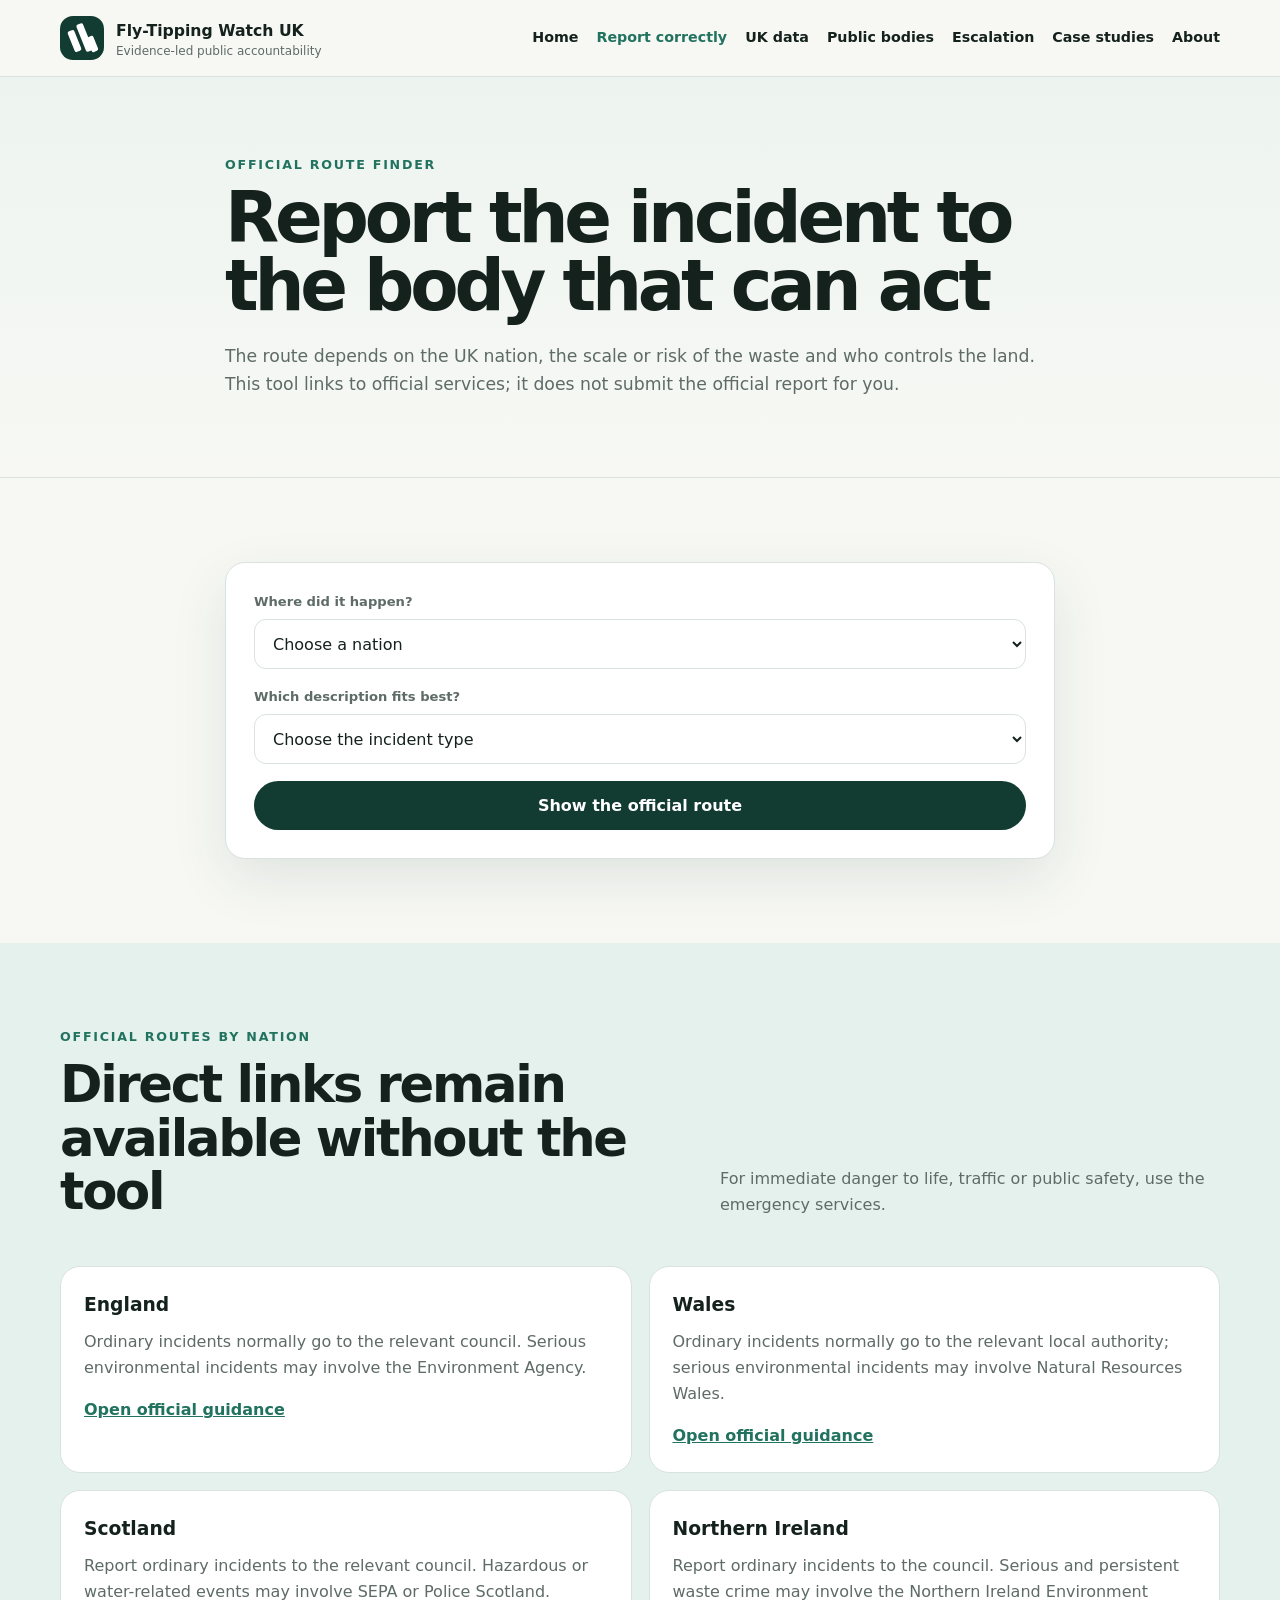
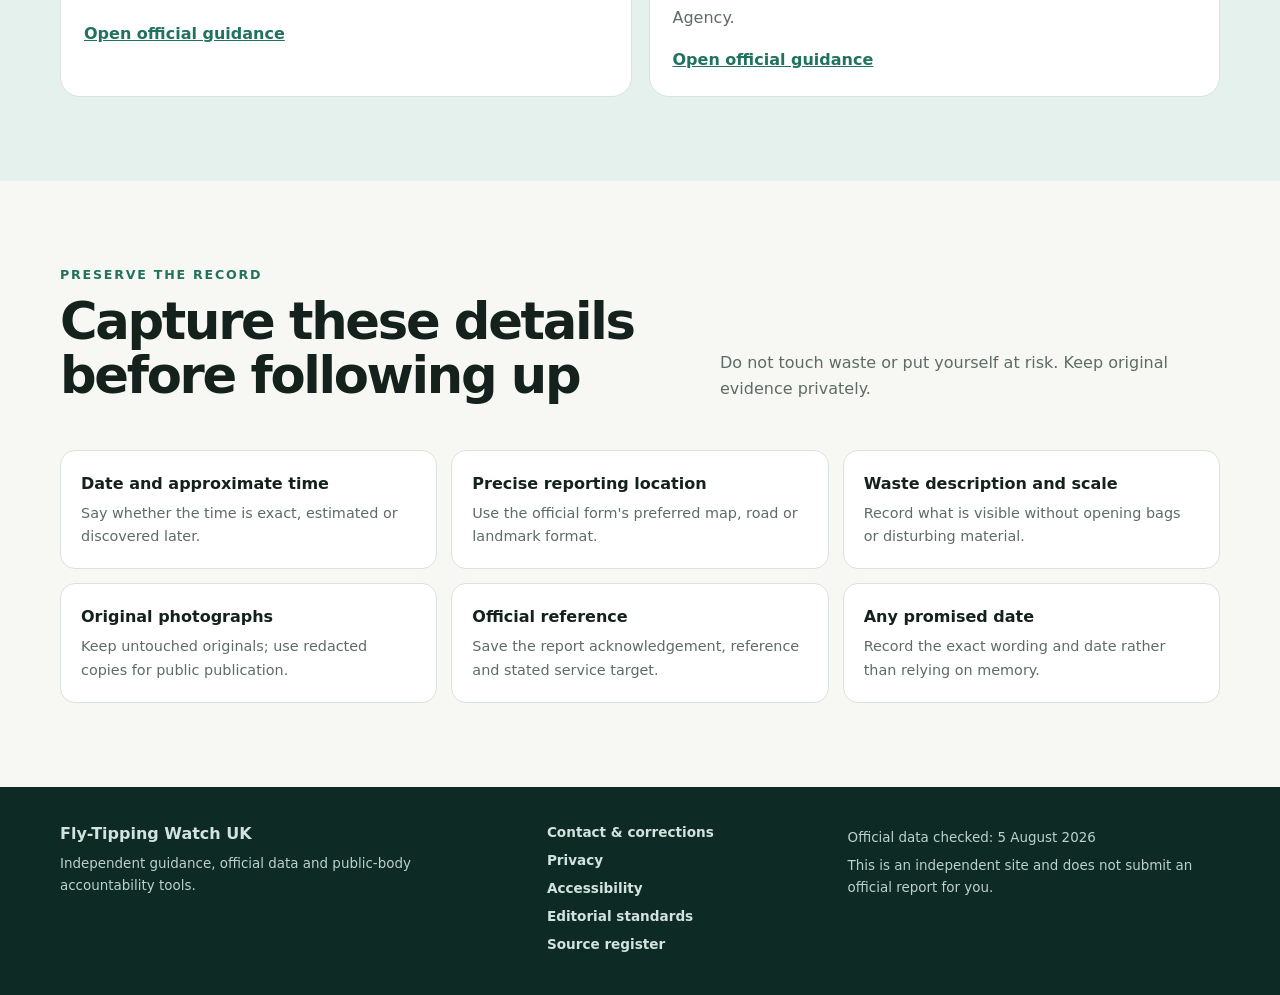
<file: report.html>
<!doctype html>
<html lang="en-GB">
<head>
  <meta charset="utf-8">
  <meta name="viewport" content="width=device-width,initial-scale=1">
  <meta name="description" content="Find the correct official UK route for reporting fly-tipping and serious waste crime.">
  <meta name="theme-color" content="#123b32">
  <meta name="robots" content="index,follow">
  <link rel="canonical" href="https://fly-tipping-watch-uk.github.io/report.html">
  <link rel="icon" href="assets/favicon.svg" type="image/svg+xml">
  <meta property="og:title" content="Report correctly | Fly-Tipping Watch UK">
  <meta property="og:description" content="Find the correct official UK route for reporting fly-tipping and serious waste crime.">
  <meta property="og:type" content="website">
  <meta property="og:url" content="https://fly-tipping-watch-uk.github.io/report.html">
  <meta property="og:image" content="https://fly-tipping-watch-uk.github.io/assets/social-card.png">
  <meta property="og:image:width" content="1200">
  <meta property="og:image:height" content="630">
  <meta name="twitter:card" content="summary_large_image">
  <title>Report correctly | Fly-Tipping Watch UK</title>
  <link rel="stylesheet" href="assets/styles.css">
  <script type="application/ld+json">{"@context": "https://schema.org", "@type": "WebPage", "name": "Report correctly | Fly-Tipping Watch UK", "description": "Find the correct official UK route for reporting fly-tipping and serious waste crime.", "url": "https://fly-tipping-watch-uk.github.io/report.html", "isPartOf": {"@type": "WebSite", "name": "Fly-Tipping Watch UK", "url": "https://fly-tipping-watch-uk.github.io/"}}</script>
  
</head>
<body data-page="report">
  <a class="skip-link" href="#main">Skip to main content</a>
  <header class="site-header">
    <div class="container header-row">
      <a class="brand" href="index.html" aria-label="Fly-Tipping Watch UK home">
        <span class="brand-mark" aria-hidden="true"><span></span></span>
        <span class="brand-copy"><strong>Fly-Tipping Watch UK</strong><small>Evidence-led public accountability</small></span>
      </a>
      <button class="menu-button" type="button" aria-expanded="false" aria-controls="site-nav">Menu</button>
      <nav class="site-nav" id="site-nav" aria-label="Main navigation">
        <a href="index.html">Home</a>
<a href="report.html" aria-current="page">Report correctly</a>
<a href="data.html">UK data</a>
<a href="bodies.html">Public bodies</a>
<a href="escalation.html">Escalation</a>
<a href="cases.html">Case studies</a>
<a href="about.html">About</a>
      </nav>
    </div>
  </header>
  <main id="main">
    
<section class="page-hero">
  <div class="container narrow">
    <p class="eyebrow">Official route finder</p>
    <h1>Report the incident to the body that can act</h1>
    <p class="lead-small">The route depends on the UK nation, the scale or risk of the waste and who controls the land. This tool links to official services; it does not submit the official report for you.</p>
  </div>
</section>
<section class="section">
  <div class="container narrow">
    <form id="route-form" class="tool-form">
      <label><span>Where did it happen?</span>
        <select id="route-nation" required><option value="">Choose a nation</option><option value="england">England</option><option value="wales">Wales</option><option value="scotland">Scotland</option><option value="northern-ireland">Northern Ireland</option></select>
      </label>
      <label><span>Which description fits best?</span>
        <select id="route-type" required><option value="">Choose the incident type</option><option value="ordinary">Small-scale household or commercial waste</option><option value="serious">Large-scale, hazardous, organised or ongoing dumping</option><option value="private">Waste on private land</option><option value="water">Waste affecting water or creating pollution</option></select>
      </label>
      <button class="button primary" type="submit">Show the official route</button>
    </form>
    <div id="route-result" class="result-panel" hidden aria-live="polite"></div>
    <noscript><p class="notice warning"><strong>JavaScript is off.</strong> Use the official nation links in the section below.</p></noscript>
  </div>
</section>
<section class="section wash">
  <div class="container">
    <div class="section-title"><div><p class="eyebrow">Official routes by nation</p><h2>Direct links remain available without the tool</h2></div><p>For immediate danger to life, traffic or public safety, use the emergency services.</p></div>
    <div class="route-grid">
      <article class="plain-card"><h3>England</h3><p>Ordinary incidents normally go to the relevant council. Serious environmental incidents may involve the Environment Agency.</p><a class="text-link" href="https://www.gov.uk/report-flytipping">Open official guidance</a></article>
      <article class="plain-card"><h3>Wales</h3><p>Ordinary incidents normally go to the relevant local authority; serious environmental incidents may involve Natural Resources Wales.</p><a class="text-link" href="https://www.flytippingactionwales.org/report-fly-tipping">Open official guidance</a></article>
      <article class="plain-card"><h3>Scotland</h3><p>Report ordinary incidents to the relevant council. Hazardous or water-related events may involve SEPA or Police Scotland.</p><a class="text-link" href="https://www.gov.scot/policies/managing-waste/litter-and-flytipping/">Open official guidance</a></article>
      <article class="plain-card"><h3>Northern Ireland</h3><p>Report ordinary incidents to the council. Serious and persistent waste crime may involve the Northern Ireland Environment Agency.</p><a class="text-link" href="https://www.nidirect.gov.uk/articles/fly-tipping">Open official guidance</a></article>
    </div>
  </div>
</section>
<section class="section">
  <div class="container">
    <div class="section-title"><div><p class="eyebrow">Preserve the record</p><h2>Capture these details before following up</h2></div><p>Do not touch waste or put yourself at risk. Keep original evidence privately.</p></div>
    <div class="check-grid">
      <article><strong>Date and approximate time</strong><span>Say whether the time is exact, estimated or discovered later.</span></article>
      <article><strong>Precise reporting location</strong><span>Use the official form's preferred map, road or landmark format.</span></article>
      <article><strong>Waste description and scale</strong><span>Record what is visible without opening bags or disturbing material.</span></article>
      <article><strong>Original photographs</strong><span>Keep untouched originals; use redacted copies for public publication.</span></article>
      <article><strong>Official reference</strong><span>Save the report acknowledgement, reference and stated service target.</span></article>
      <article><strong>Any promised date</strong><span>Record the exact wording and date rather than relying on memory.</span></article>
    </div>
  </div>
</section>

  </main>
  <footer class="site-footer">
    <div class="container footer-grid">
      <div>
        <strong>Fly-Tipping Watch UK</strong>
        <p>Independent guidance, official data and public-body accountability tools.</p>
      </div>
      <div class="footer-links">
        <a href="contact.html">Contact &amp; corrections</a>
<a href="privacy.html">Privacy</a>
<a href="accessibility.html">Accessibility</a>
<a href="standards.html">Editorial standards</a>
<a href="sources.html">Source register</a>
      </div>
      <div>
        <p>Official data checked: 5 August 2026</p>
        <p>This is an independent site and does not submit an official report for you.</p>
      </div>
    </div>
  </footer>
  <script src="assets/site.js"></script>
  
</body>
</html>
</file>
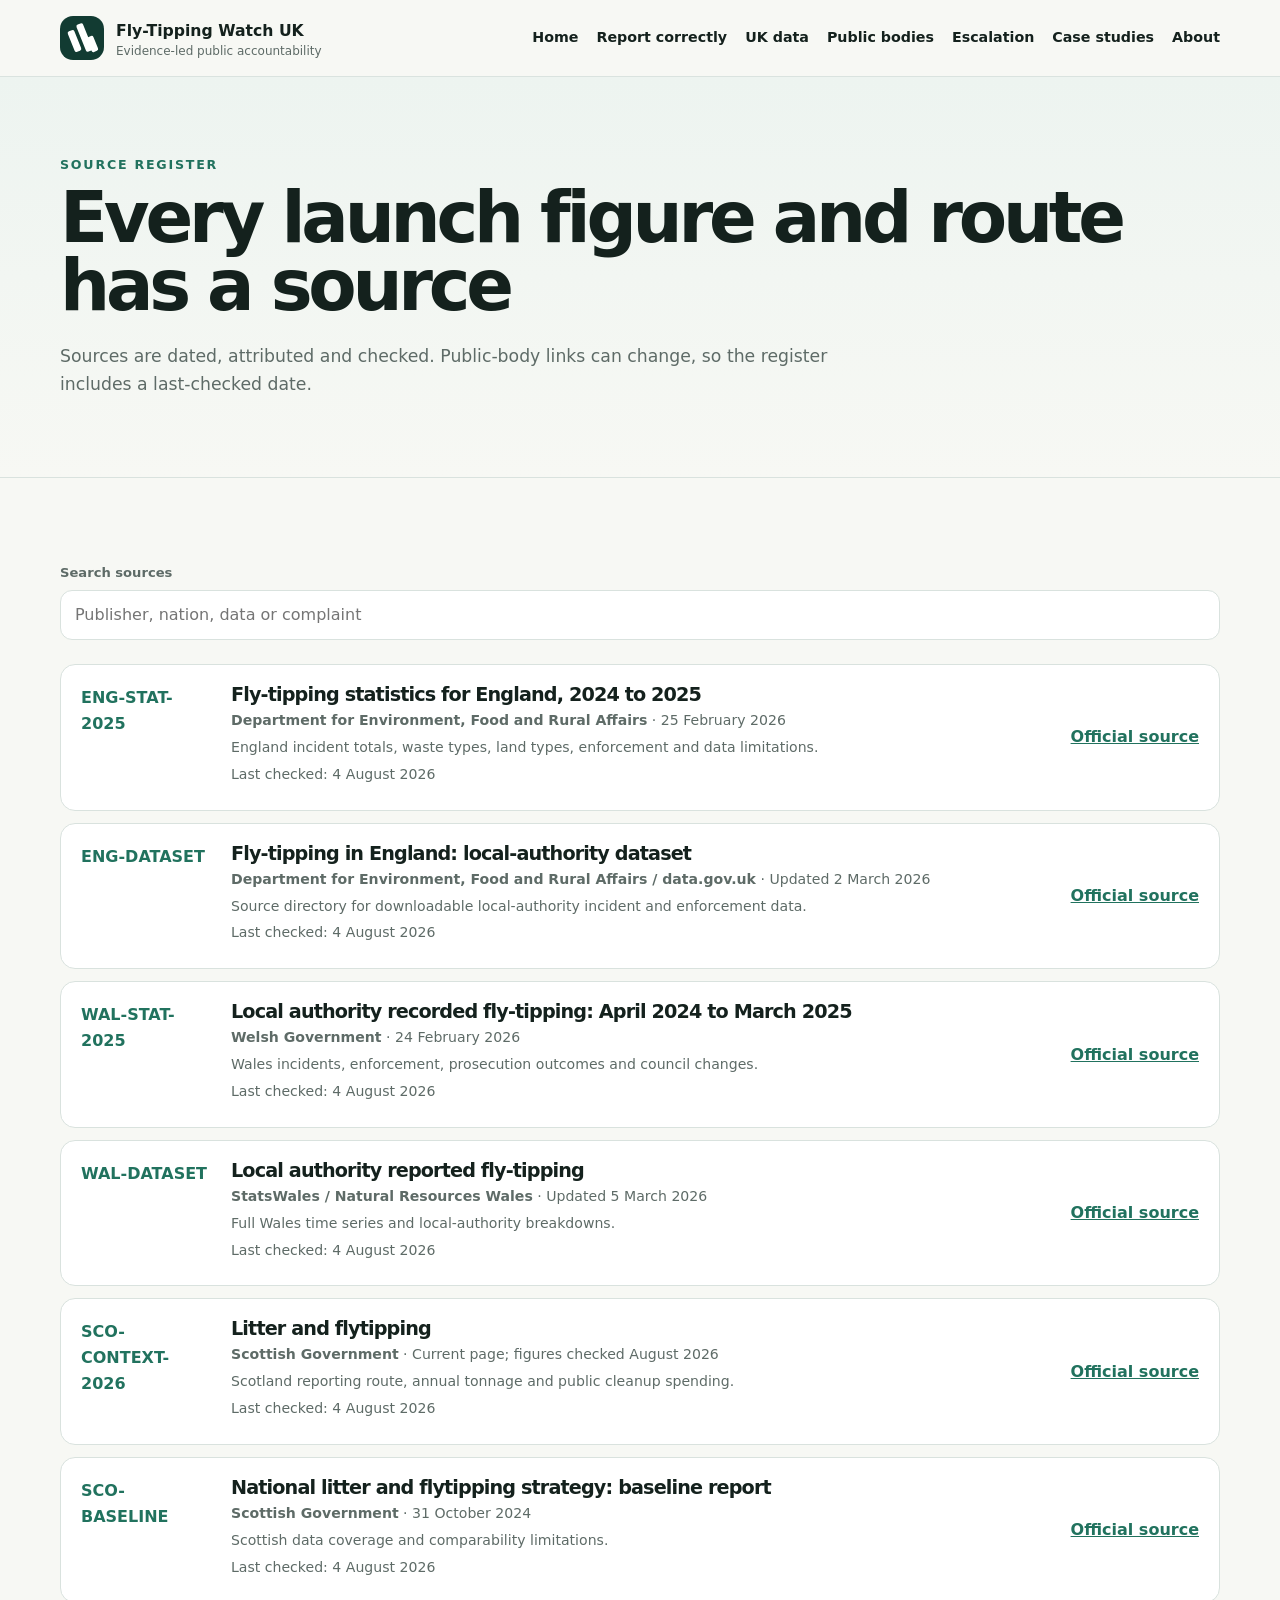
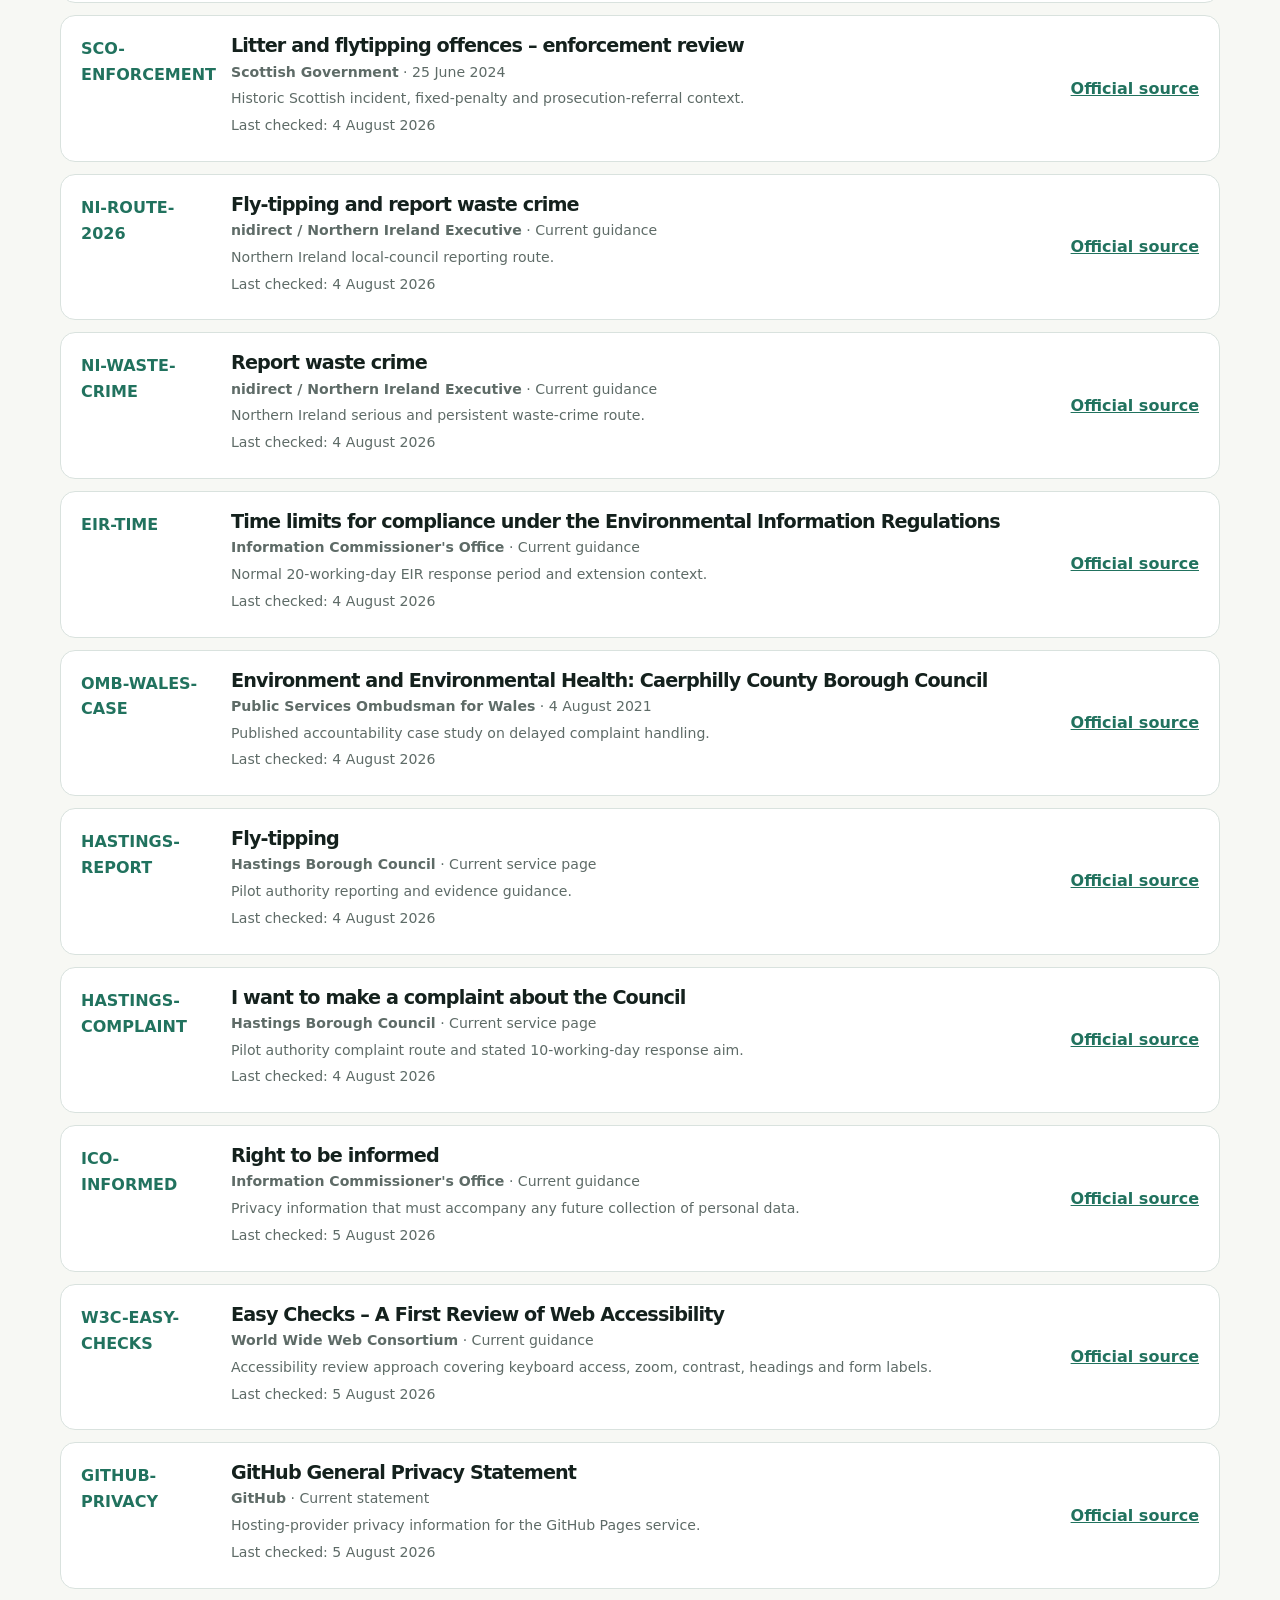
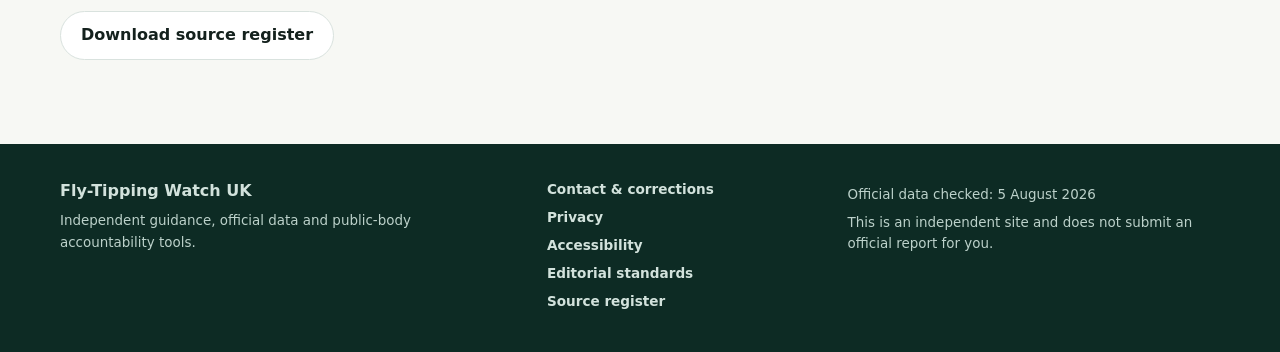
<file: sources.html>
<!doctype html>
<html lang="en-GB">
<head>
  <meta charset="utf-8">
  <meta name="viewport" content="width=device-width,initial-scale=1">
  <meta name="description" content="Official source register for Fly-Tipping Watch UK statistics, reporting routes and case studies.">
  <meta name="theme-color" content="#123b32">
  <meta name="robots" content="index,follow">
  <link rel="canonical" href="https://fly-tipping-watch-uk.github.io/sources.html">
  <link rel="icon" href="assets/favicon.svg" type="image/svg+xml">
  <meta property="og:title" content="Source register | Fly-Tipping Watch UK">
  <meta property="og:description" content="Official source register for Fly-Tipping Watch UK statistics, reporting routes and case studies.">
  <meta property="og:type" content="website">
  <meta property="og:url" content="https://fly-tipping-watch-uk.github.io/sources.html">
  <meta property="og:image" content="https://fly-tipping-watch-uk.github.io/assets/social-card.png">
  <meta property="og:image:width" content="1200">
  <meta property="og:image:height" content="630">
  <meta name="twitter:card" content="summary_large_image">
  <title>Source register | Fly-Tipping Watch UK</title>
  <link rel="stylesheet" href="assets/styles.css">
  <script type="application/ld+json">{"@context": "https://schema.org", "@type": "WebPage", "name": "Source register | Fly-Tipping Watch UK", "description": "Official source register for Fly-Tipping Watch UK statistics, reporting routes and case studies.", "url": "https://fly-tipping-watch-uk.github.io/sources.html", "isPartOf": {"@type": "WebSite", "name": "Fly-Tipping Watch UK", "url": "https://fly-tipping-watch-uk.github.io/"}}</script>
  
</head>
<body data-page="sources">
  <a class="skip-link" href="#main">Skip to main content</a>
  <header class="site-header">
    <div class="container header-row">
      <a class="brand" href="index.html" aria-label="Fly-Tipping Watch UK home">
        <span class="brand-mark" aria-hidden="true"><span></span></span>
        <span class="brand-copy"><strong>Fly-Tipping Watch UK</strong><small>Evidence-led public accountability</small></span>
      </a>
      <button class="menu-button" type="button" aria-expanded="false" aria-controls="site-nav">Menu</button>
      <nav class="site-nav" id="site-nav" aria-label="Main navigation">
        <a href="index.html">Home</a>
<a href="report.html">Report correctly</a>
<a href="data.html">UK data</a>
<a href="bodies.html">Public bodies</a>
<a href="escalation.html">Escalation</a>
<a href="cases.html">Case studies</a>
<a href="about.html">About</a>
      </nav>
    </div>
  </header>
  <main id="main">
    
<section class="page-hero"><div class="container"><p class="eyebrow">Source register</p><h1>Every launch figure and route has a source</h1><p class="lead-small">Sources are dated, attributed and checked. Public-body links can change, so the register includes a last-checked date.</p></div></section>
<section class="section">
  <div class="container">
    <div class="filters sources-filter"><label><span>Search sources</span><input id="source-search" type="search" placeholder="Publisher, nation, data or complaint"></label></div>
    <noscript><p class="notice info">JavaScript is off. The complete source register is shown below; search is unavailable.</p></noscript>
    <div id="source-list" class="source-list">
    <article class="source-card" data-search="eng-stat-2025 fly-tipping statistics for england, 2024 to 2025 department for environment, food and rural affairs england incident totals, waste types, land types, enforcement and data limitations.">
      <span class="source-id">ENG-STAT-2025</span>
      <div><h2>Fly-tipping statistics for England, 2024 to 2025</h2><p><strong>Department for Environment, Food and Rural Affairs</strong> · 25 February 2026</p><p>England incident totals, waste types, land types, enforcement and data limitations.</p><p>Last checked: 4 August 2026</p></div>
      <a href="https://www.gov.uk/government/statistics/fly-tipping-statistics-for-england/fly-tipping-statistics-for-england-2024-to-2025">Official source</a>
    </article>
    
    <article class="source-card" data-search="eng-dataset fly-tipping in england: local-authority dataset department for environment, food and rural affairs / data.gov.uk source directory for downloadable local-authority incident and enforcement data.">
      <span class="source-id">ENG-DATASET</span>
      <div><h2>Fly-tipping in England: local-authority dataset</h2><p><strong>Department for Environment, Food and Rural Affairs / data.gov.uk</strong> · Updated 2 March 2026</p><p>Source directory for downloadable local-authority incident and enforcement data.</p><p>Last checked: 4 August 2026</p></div>
      <a href="https://www.data.gov.uk/dataset/1388104c-3599-4cd2-abb5-ca8ddeeb4c9c/fly-tipping_in_england_">Official source</a>
    </article>
    
    <article class="source-card" data-search="wal-stat-2025 local authority recorded fly-tipping: april 2024 to march 2025 welsh government wales incidents, enforcement, prosecution outcomes and council changes.">
      <span class="source-id">WAL-STAT-2025</span>
      <div><h2>Local authority recorded fly-tipping: April 2024 to March 2025</h2><p><strong>Welsh Government</strong> · 24 February 2026</p><p>Wales incidents, enforcement, prosecution outcomes and council changes.</p><p>Last checked: 4 August 2026</p></div>
      <a href="https://www.gov.wales/local-authority-recorded-fly-tipping-april-2024-march-2025-html">Official source</a>
    </article>
    
    <article class="source-card" data-search="wal-dataset local authority reported fly-tipping statswales / natural resources wales full wales time series and local-authority breakdowns.">
      <span class="source-id">WAL-DATASET</span>
      <div><h2>Local authority reported fly-tipping</h2><p><strong>StatsWales / Natural Resources Wales</strong> · Updated 5 March 2026</p><p>Full Wales time series and local-authority breakdowns.</p><p>Last checked: 4 August 2026</p></div>
      <a href="https://stats.gov.wales/en-GB/1d891896-2866-4fe8-a6fd-90f7caea2a24">Official source</a>
    </article>
    
    <article class="source-card" data-search="sco-context-2026 litter and flytipping scottish government scotland reporting route, annual tonnage and public cleanup spending.">
      <span class="source-id">SCO-CONTEXT-2026</span>
      <div><h2>Litter and flytipping</h2><p><strong>Scottish Government</strong> · Current page; figures checked August 2026</p><p>Scotland reporting route, annual tonnage and public cleanup spending.</p><p>Last checked: 4 August 2026</p></div>
      <a href="https://www.gov.scot/policies/managing-waste/litter-and-flytipping/">Official source</a>
    </article>
    
    <article class="source-card" data-search="sco-baseline national litter and flytipping strategy: baseline report scottish government scottish data coverage and comparability limitations.">
      <span class="source-id">SCO-BASELINE</span>
      <div><h2>National litter and flytipping strategy: baseline report</h2><p><strong>Scottish Government</strong> · 31 October 2024</p><p>Scottish data coverage and comparability limitations.</p><p>Last checked: 4 August 2026</p></div>
      <a href="https://www.gov.scot/publications/provision-national-flytipping-baseline-report/pages/5/">Official source</a>
    </article>
    
    <article class="source-card" data-search="sco-enforcement litter and flytipping offences – enforcement review scottish government historic scottish incident, fixed-penalty and prosecution-referral context.">
      <span class="source-id">SCO-ENFORCEMENT</span>
      <div><h2>Litter and flytipping offences – enforcement review</h2><p><strong>Scottish Government</strong> · 25 June 2024</p><p>Historic Scottish incident, fixed-penalty and prosecution-referral context.</p><p>Last checked: 4 August 2026</p></div>
      <a href="https://www.gov.scot/publications/review-enforcement-litter-flytipping-offences-final-report/pages/4/">Official source</a>
    </article>
    
    <article class="source-card" data-search="ni-route-2026 fly-tipping and report waste crime nidirect / northern ireland executive northern ireland local-council reporting route.">
      <span class="source-id">NI-ROUTE-2026</span>
      <div><h2>Fly-tipping and report waste crime</h2><p><strong>nidirect / Northern Ireland Executive</strong> · Current guidance</p><p>Northern Ireland local-council reporting route.</p><p>Last checked: 4 August 2026</p></div>
      <a href="https://www.nidirect.gov.uk/articles/fly-tipping">Official source</a>
    </article>
    
    <article class="source-card" data-search="ni-waste-crime report waste crime nidirect / northern ireland executive northern ireland serious and persistent waste-crime route.">
      <span class="source-id">NI-WASTE-CRIME</span>
      <div><h2>Report waste crime</h2><p><strong>nidirect / Northern Ireland Executive</strong> · Current guidance</p><p>Northern Ireland serious and persistent waste-crime route.</p><p>Last checked: 4 August 2026</p></div>
      <a href="https://www.nidirect.gov.uk/articles/report-waste-crime">Official source</a>
    </article>
    
    <article class="source-card" data-search="eir-time time limits for compliance under the environmental information regulations information commissioner&#x27;s office normal 20-working-day eir response period and extension context.">
      <span class="source-id">EIR-TIME</span>
      <div><h2>Time limits for compliance under the Environmental Information Regulations</h2><p><strong>Information Commissioner&#x27;s Office</strong> · Current guidance</p><p>Normal 20-working-day EIR response period and extension context.</p><p>Last checked: 4 August 2026</p></div>
      <a href="https://ico.org.uk/for-organisations/foi/freedom-of-information-and-environmental-information-regulations/time-limits-for-compliance-under-the-eir/">Official source</a>
    </article>
    
    <article class="source-card" data-search="omb-wales-case environment and environmental health: caerphilly county borough council public services ombudsman for wales published accountability case study on delayed complaint handling.">
      <span class="source-id">OMB-WALES-CASE</span>
      <div><h2>Environment and Environmental Health: Caerphilly County Borough Council</h2><p><strong>Public Services Ombudsman for Wales</strong> · 4 August 2021</p><p>Published accountability case study on delayed complaint handling.</p><p>Last checked: 4 August 2026</p></div>
      <a href="https://www.ombudsman.wales/findings/environment-and-environmental-health-caerphilly-county-borough-council/">Official source</a>
    </article>
    
    <article class="source-card" data-search="hastings-report fly-tipping hastings borough council pilot authority reporting and evidence guidance.">
      <span class="source-id">HASTINGS-REPORT</span>
      <div><h2>Fly-tipping</h2><p><strong>Hastings Borough Council</strong> · Current service page</p><p>Pilot authority reporting and evidence guidance.</p><p>Last checked: 4 August 2026</p></div>
      <a href="https://www.hastings.gov.uk/streetcleaning/flytipping/">Official source</a>
    </article>
    
    <article class="source-card" data-search="hastings-complaint i want to make a complaint about the council hastings borough council pilot authority complaint route and stated 10-working-day response aim.">
      <span class="source-id">HASTINGS-COMPLAINT</span>
      <div><h2>I want to make a complaint about the Council</h2><p><strong>Hastings Borough Council</strong> · Current service page</p><p>Pilot authority complaint route and stated 10-working-day response aim.</p><p>Last checked: 4 August 2026</p></div>
      <a href="https://www.hastings.gov.uk/my-council/complaints/make/">Official source</a>
    </article>
    
    <article class="source-card" data-search="ico-informed right to be informed information commissioner&#x27;s office privacy information that must accompany any future collection of personal data.">
      <span class="source-id">ICO-INFORMED</span>
      <div><h2>Right to be informed</h2><p><strong>Information Commissioner&#x27;s Office</strong> · Current guidance</p><p>Privacy information that must accompany any future collection of personal data.</p><p>Last checked: 5 August 2026</p></div>
      <a href="https://ico.org.uk/for-organisations/uk-gdpr-guidance-and-resources/individual-rights/individual-rights/right-to-be-informed/">Official source</a>
    </article>
    
    <article class="source-card" data-search="w3c-easy-checks easy checks – a first review of web accessibility world wide web consortium accessibility review approach covering keyboard access, zoom, contrast, headings and form labels.">
      <span class="source-id">W3C-EASY-CHECKS</span>
      <div><h2>Easy Checks – A First Review of Web Accessibility</h2><p><strong>World Wide Web Consortium</strong> · Current guidance</p><p>Accessibility review approach covering keyboard access, zoom, contrast, headings and form labels.</p><p>Last checked: 5 August 2026</p></div>
      <a href="https://www.w3.org/WAI/test-evaluate/preliminary/">Official source</a>
    </article>
    
    <article class="source-card" data-search="github-privacy github general privacy statement github hosting-provider privacy information for the github pages service.">
      <span class="source-id">GITHUB-PRIVACY</span>
      <div><h2>GitHub General Privacy Statement</h2><p><strong>GitHub</strong> · Current statement</p><p>Hosting-provider privacy information for the GitHub Pages service.</p><p>Last checked: 5 August 2026</p></div>
      <a href="https://docs.github.com/en/site-policy/privacy-policies/github-general-privacy-statement">Official source</a>
    </article>
    </div>
    <div class="download-row"><a class="button secondary" href="downloads/source-register.csv">Download source register</a></div>
  </div>
</section>

  </main>
  <footer class="site-footer">
    <div class="container footer-grid">
      <div>
        <strong>Fly-Tipping Watch UK</strong>
        <p>Independent guidance, official data and public-body accountability tools.</p>
      </div>
      <div class="footer-links">
        <a href="contact.html">Contact &amp; corrections</a>
<a href="privacy.html">Privacy</a>
<a href="accessibility.html">Accessibility</a>
<a href="standards.html">Editorial standards</a>
<a href="sources.html">Source register</a>
      </div>
      <div>
        <p>Official data checked: 5 August 2026</p>
        <p>This is an independent site and does not submit an official report for you.</p>
      </div>
    </div>
  </footer>
  <script src="assets/site.js"></script>
  
</body>
</html>
</file>
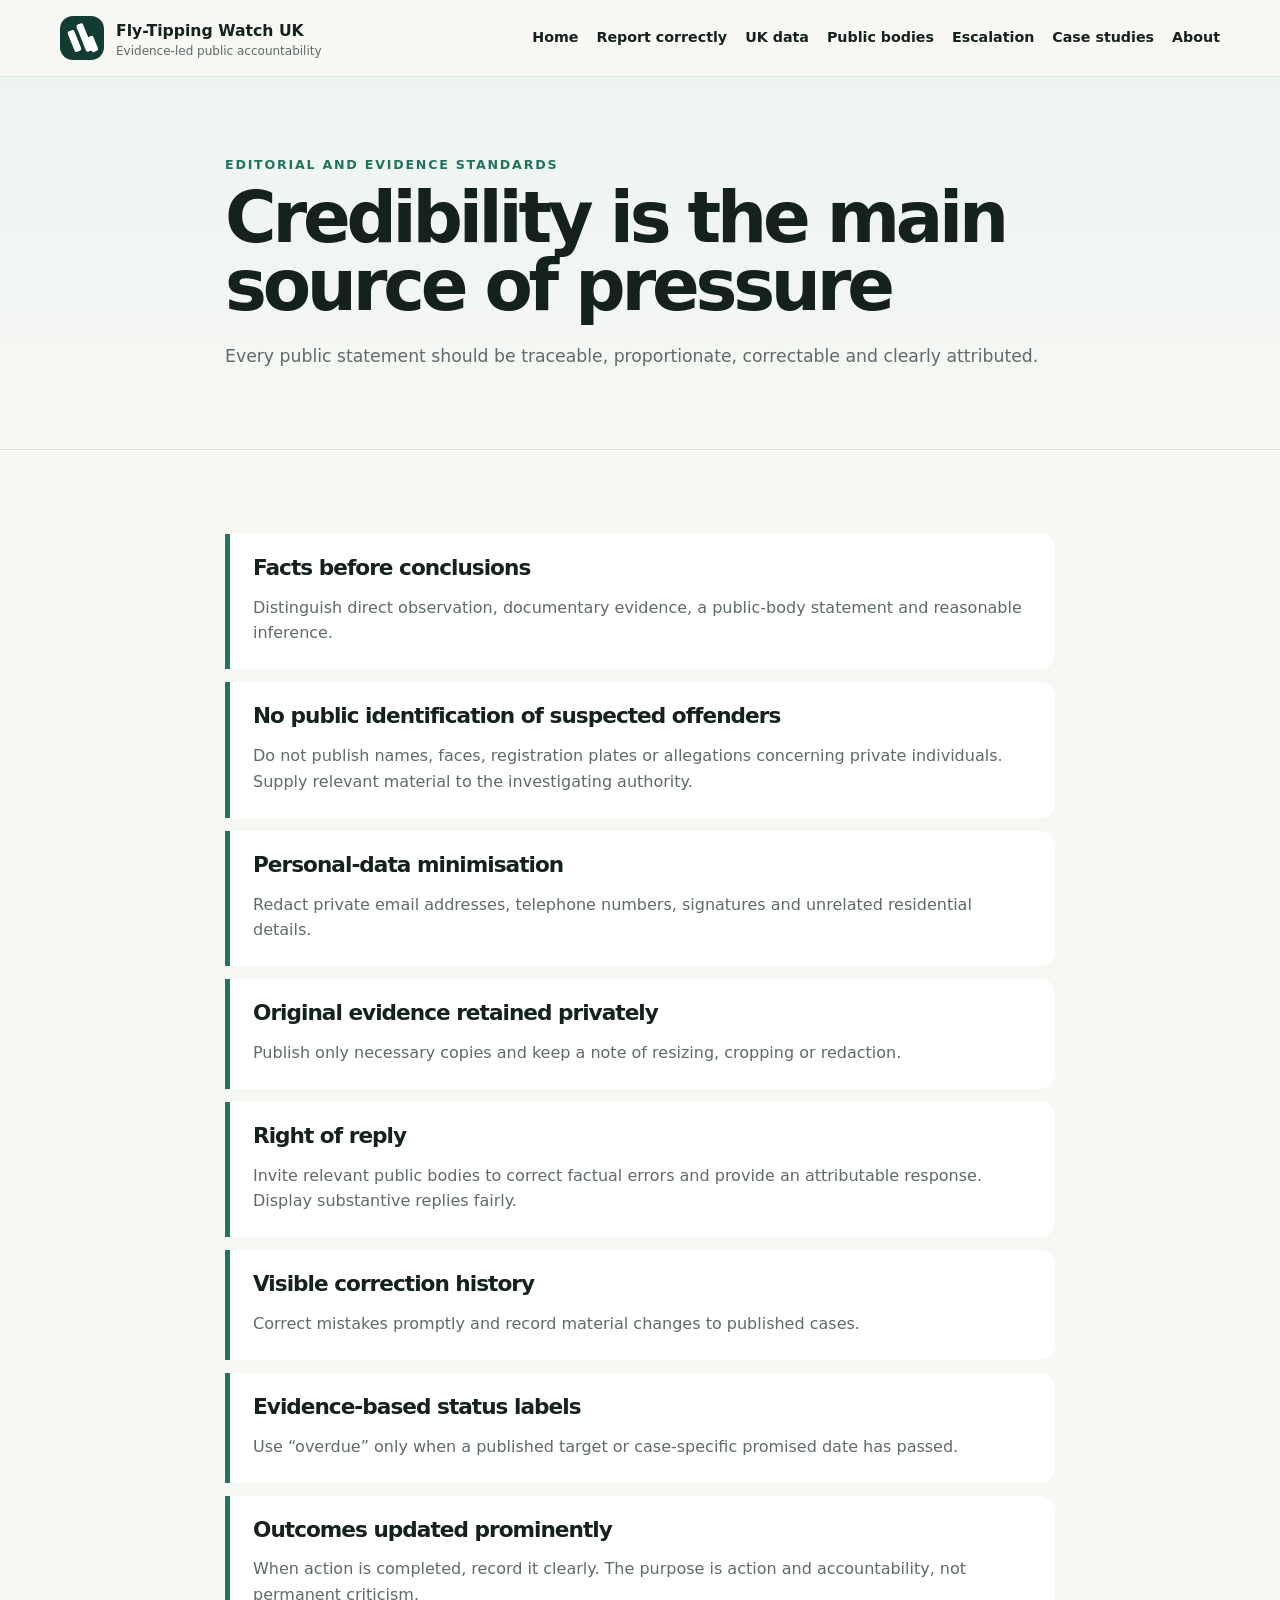
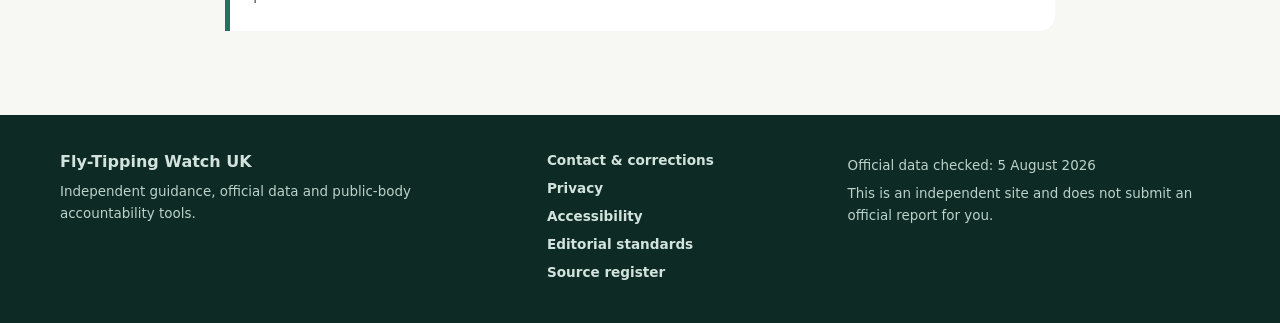
<file: standards.html>
<!doctype html>
<html lang="en-GB">
<head>
  <meta charset="utf-8">
  <meta name="viewport" content="width=device-width,initial-scale=1">
  <meta name="description" content="Evidence, privacy, correction and right-of-reply standards for Fly-Tipping Watch UK.">
  <meta name="theme-color" content="#123b32">
  <meta name="robots" content="index,follow">
  <link rel="canonical" href="https://fly-tipping-watch-uk.github.io/standards.html">
  <link rel="icon" href="assets/favicon.svg" type="image/svg+xml">
  <meta property="og:title" content="Editorial standards | Fly-Tipping Watch UK">
  <meta property="og:description" content="Evidence, privacy, correction and right-of-reply standards for Fly-Tipping Watch UK.">
  <meta property="og:type" content="website">
  <meta property="og:url" content="https://fly-tipping-watch-uk.github.io/standards.html">
  <meta property="og:image" content="https://fly-tipping-watch-uk.github.io/assets/social-card.png">
  <meta property="og:image:width" content="1200">
  <meta property="og:image:height" content="630">
  <meta name="twitter:card" content="summary_large_image">
  <title>Editorial standards | Fly-Tipping Watch UK</title>
  <link rel="stylesheet" href="assets/styles.css">
  <script type="application/ld+json">{"@context": "https://schema.org", "@type": "WebPage", "name": "Editorial standards | Fly-Tipping Watch UK", "description": "Evidence, privacy, correction and right-of-reply standards for Fly-Tipping Watch UK.", "url": "https://fly-tipping-watch-uk.github.io/standards.html", "isPartOf": {"@type": "WebSite", "name": "Fly-Tipping Watch UK", "url": "https://fly-tipping-watch-uk.github.io/"}}</script>
  
</head>
<body data-page="standards">
  <a class="skip-link" href="#main">Skip to main content</a>
  <header class="site-header">
    <div class="container header-row">
      <a class="brand" href="index.html" aria-label="Fly-Tipping Watch UK home">
        <span class="brand-mark" aria-hidden="true"><span></span></span>
        <span class="brand-copy"><strong>Fly-Tipping Watch UK</strong><small>Evidence-led public accountability</small></span>
      </a>
      <button class="menu-button" type="button" aria-expanded="false" aria-controls="site-nav">Menu</button>
      <nav class="site-nav" id="site-nav" aria-label="Main navigation">
        <a href="index.html">Home</a>
<a href="report.html">Report correctly</a>
<a href="data.html">UK data</a>
<a href="bodies.html">Public bodies</a>
<a href="escalation.html">Escalation</a>
<a href="cases.html">Case studies</a>
<a href="about.html">About</a>
      </nav>
    </div>
  </header>
  <main id="main">
    
<section class="page-hero"><div class="container narrow"><p class="eyebrow">Editorial and evidence standards</p><h1>Credibility is the main source of pressure</h1><p class="lead-small">Every public statement should be traceable, proportionate, correctable and clearly attributed.</p></div></section>
<section class="section"><div class="container narrow"><div class="standards">
<article><h2>Facts before conclusions</h2><p>Distinguish direct observation, documentary evidence, a public-body statement and reasonable inference.</p></article>
<article><h2>No public identification of suspected offenders</h2><p>Do not publish names, faces, registration plates or allegations concerning private individuals. Supply relevant material to the investigating authority.</p></article>
<article><h2>Personal-data minimisation</h2><p>Redact private email addresses, telephone numbers, signatures and unrelated residential details.</p></article>
<article><h2>Original evidence retained privately</h2><p>Publish only necessary copies and keep a note of resizing, cropping or redaction.</p></article>
<article><h2>Right of reply</h2><p>Invite relevant public bodies to correct factual errors and provide an attributable response. Display substantive replies fairly.</p></article>
<article><h2>Visible correction history</h2><p>Correct mistakes promptly and record material changes to published cases.</p></article>
<article><h2>Evidence-based status labels</h2><p>Use “overdue” only when a published target or case-specific promised date has passed.</p></article>
<article><h2>Outcomes updated prominently</h2><p>When action is completed, record it clearly. The purpose is action and accountability, not permanent criticism.</p></article>
</div></div></section>

  </main>
  <footer class="site-footer">
    <div class="container footer-grid">
      <div>
        <strong>Fly-Tipping Watch UK</strong>
        <p>Independent guidance, official data and public-body accountability tools.</p>
      </div>
      <div class="footer-links">
        <a href="contact.html">Contact &amp; corrections</a>
<a href="privacy.html">Privacy</a>
<a href="accessibility.html">Accessibility</a>
<a href="standards.html">Editorial standards</a>
<a href="sources.html">Source register</a>
      </div>
      <div>
        <p>Official data checked: 5 August 2026</p>
        <p>This is an independent site and does not submit an official report for you.</p>
      </div>
    </div>
  </footer>
  <script src="assets/site.js"></script>
  
</body>
</html>
</file>
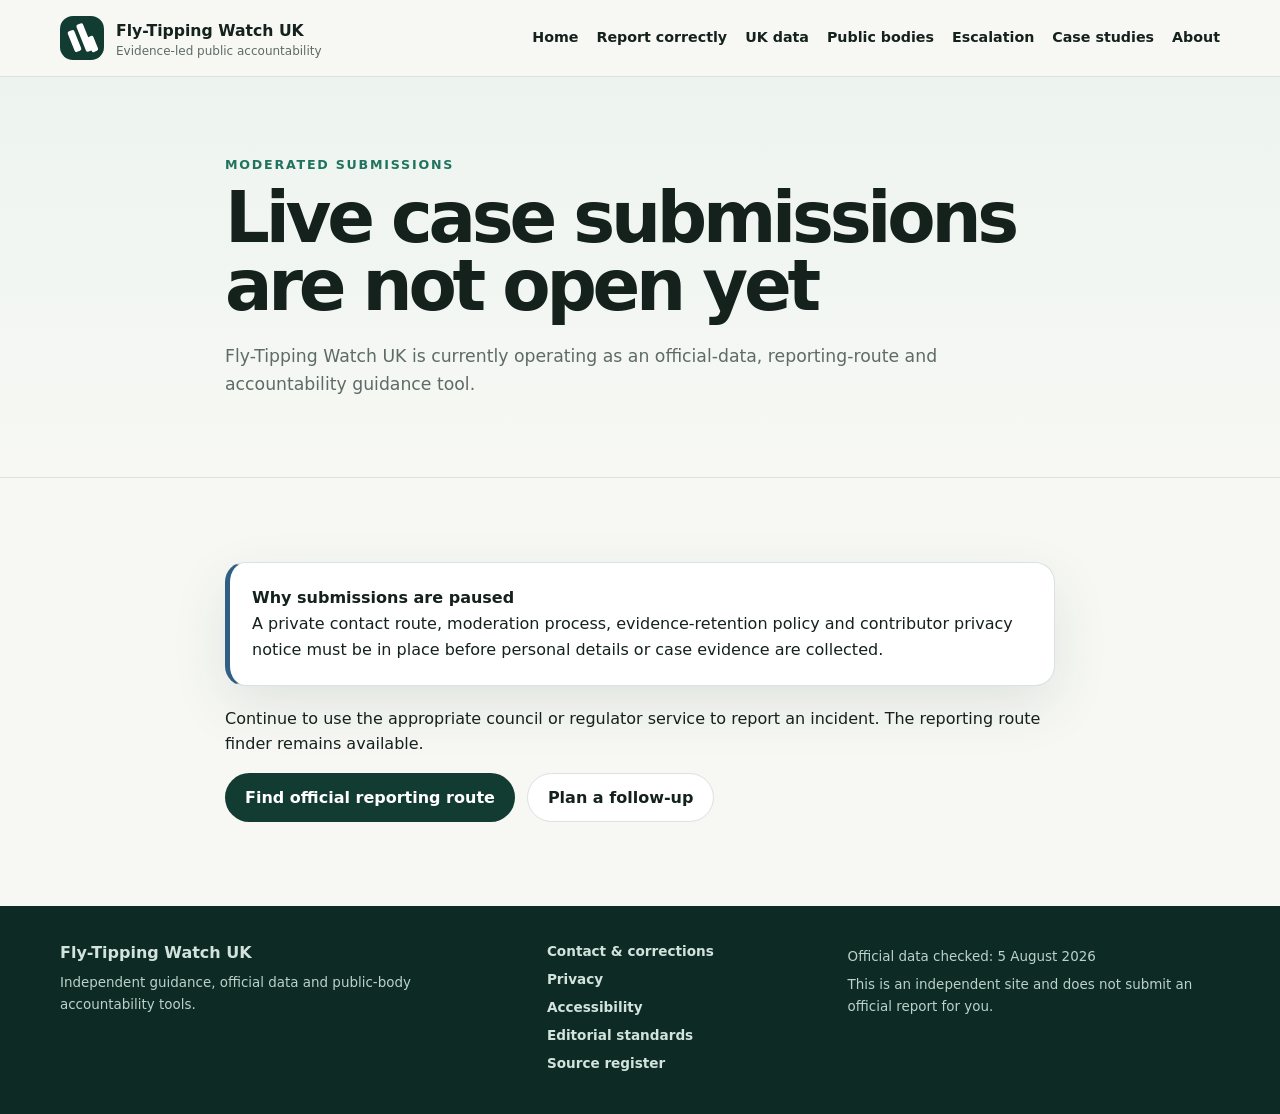
<file: submit.html>
<!doctype html>
<html lang="en-GB">
<head>
  <meta charset="utf-8">
  <meta name="viewport" content="width=device-width,initial-scale=1">
  <meta name="description" content="Live case submissions are not currently open.">
  <meta name="theme-color" content="#123b32">
  <meta name="robots" content="index,follow">
  <link rel="canonical" href="https://fly-tipping-watch-uk.github.io/submit.html">
  <link rel="icon" href="assets/favicon.svg" type="image/svg+xml">
  <meta property="og:title" content="Submissions not yet open | Fly-Tipping Watch UK">
  <meta property="og:description" content="Live case submissions are not currently open.">
  <meta property="og:type" content="website">
  <meta property="og:url" content="https://fly-tipping-watch-uk.github.io/submit.html">
  <meta property="og:image" content="https://fly-tipping-watch-uk.github.io/assets/social-card.png">
  <meta property="og:image:width" content="1200">
  <meta property="og:image:height" content="630">
  <meta name="twitter:card" content="summary_large_image">
  <title>Submissions not yet open | Fly-Tipping Watch UK</title>
  <link rel="stylesheet" href="assets/styles.css">
  <script type="application/ld+json">{"@context": "https://schema.org", "@type": "WebPage", "name": "Submissions not yet open | Fly-Tipping Watch UK", "description": "Live case submissions are not currently open.", "url": "https://fly-tipping-watch-uk.github.io/submit.html", "isPartOf": {"@type": "WebSite", "name": "Fly-Tipping Watch UK", "url": "https://fly-tipping-watch-uk.github.io/"}}</script>
  
</head>
<body data-page="submit">
  <a class="skip-link" href="#main">Skip to main content</a>
  <header class="site-header">
    <div class="container header-row">
      <a class="brand" href="index.html" aria-label="Fly-Tipping Watch UK home">
        <span class="brand-mark" aria-hidden="true"><span></span></span>
        <span class="brand-copy"><strong>Fly-Tipping Watch UK</strong><small>Evidence-led public accountability</small></span>
      </a>
      <button class="menu-button" type="button" aria-expanded="false" aria-controls="site-nav">Menu</button>
      <nav class="site-nav" id="site-nav" aria-label="Main navigation">
        <a href="index.html">Home</a>
<a href="report.html">Report correctly</a>
<a href="data.html">UK data</a>
<a href="bodies.html">Public bodies</a>
<a href="escalation.html">Escalation</a>
<a href="cases.html">Case studies</a>
<a href="about.html">About</a>
      </nav>
    </div>
  </header>
  <main id="main">
    
<section class="page-hero"><div class="container narrow"><p class="eyebrow">Moderated submissions</p><h1>Live case submissions are not open yet</h1><p class="lead-small">Fly-Tipping Watch UK is currently operating as an official-data, reporting-route and accountability guidance tool.</p></div></section>
<section class="section"><div class="container narrow">
  <div class="notice info"><strong>Why submissions are paused</strong><p>A private contact route, moderation process, evidence-retention policy and contributor privacy notice must be in place before personal details or case evidence are collected.</p></div>
  <p>Continue to use the appropriate council or regulator service to report an incident. The reporting route finder remains available.</p>
  <div class="button-row"><a class="button primary" href="report.html">Find official reporting route</a><a class="button secondary" href="escalation.html">Plan a follow-up</a></div>
</div></section>

  </main>
  <footer class="site-footer">
    <div class="container footer-grid">
      <div>
        <strong>Fly-Tipping Watch UK</strong>
        <p>Independent guidance, official data and public-body accountability tools.</p>
      </div>
      <div class="footer-links">
        <a href="contact.html">Contact &amp; corrections</a>
<a href="privacy.html">Privacy</a>
<a href="accessibility.html">Accessibility</a>
<a href="standards.html">Editorial standards</a>
<a href="sources.html">Source register</a>
      </div>
      <div>
        <p>Official data checked: 5 August 2026</p>
        <p>This is an independent site and does not submit an official report for you.</p>
      </div>
    </div>
  </footer>
  <script src="assets/site.js"></script>
  
</body>
</html>
</file>
<file: assets/styles.css>
:root{
  --ink:#14211d; --muted:#5e6b67; --paper:#f7f8f4; --white:#fff;
  --brand:#21725e; --brand-dark:#123b32; --brand-mid:#2c8b70; --brand-soft:#e5f1ed;
  --line:#d9e2de; --amber:#986116; --amber-soft:#fff0d2; --red:#9d3c3c; --red-soft:#fae7e7;
  --green:#296742; --green-soft:#e5f3e9; --blue:#315f83; --blue-soft:#e8f0f6;
  --shadow:0 20px 55px rgba(18,59,50,.10); --radius:20px;
}
*{box-sizing:border-box}
html{scroll-behavior:smooth}
body{margin:0;background:var(--paper);color:var(--ink);font-family:Inter,ui-sans-serif,system-ui,-apple-system,BlinkMacSystemFont,"Segoe UI",sans-serif;line-height:1.62}
a{color:inherit}
button,input,select,textarea{font:inherit}
.container{width:min(1160px,calc(100% - 38px));margin-inline:auto}
.container.narrow{width:min(830px,calc(100% - 38px))}
.skip-link{position:absolute;left:-9999px;top:8px;z-index:100;padding:10px 14px;background:#fff;border:2px solid var(--brand);border-radius:9px}
.skip-link:focus{left:8px}
.site-header{position:sticky;top:0;z-index:40;background:rgba(247,248,244,.94);border-bottom:1px solid rgba(217,226,222,.95);backdrop-filter:blur(14px)}
.header-row{min-height:76px;display:flex;align-items:center;justify-content:space-between;gap:22px}
.brand{display:flex;align-items:center;gap:12px;text-decoration:none}
.brand-mark{position:relative;width:44px;height:44px;display:grid;place-items:center;border-radius:13px;background:var(--brand-dark)}
.brand-mark::before,.brand-mark::after,.brand-mark span{content:"";position:absolute;background:#fff;border-radius:2px;transform:rotate(-22deg)}
.brand-mark::before{width:7px;height:22px;left:11px;bottom:8px}
.brand-mark::after{width:7px;height:29px;left:21px;bottom:8px}
.brand-mark span{width:7px;height:16px;right:8px;bottom:8px}
.brand-copy strong,.brand-copy small{display:block}
.brand-copy strong{font-size:.98rem}
.brand-copy small{color:var(--muted);font-size:.75rem;line-height:1.2}
.site-nav{display:flex;align-items:center;gap:18px}
.site-nav a{text-decoration:none;font-size:.89rem;font-weight:800}
.site-nav a:hover,.site-nav a[aria-current="page"]{color:var(--brand)}
.menu-button{display:none;border:1px solid var(--line);border-radius:10px;background:#fff;padding:8px 12px;font-weight:800}
.hero{padding:94px 0 84px;background:radial-gradient(circle at 88% 13%,rgba(44,139,112,.18),transparent 31%),linear-gradient(180deg,#f7f8f4,#edf3ef);border-bottom:1px solid var(--line)}
.hero-grid{display:grid;grid-template-columns:minmax(0,1.34fr) minmax(330px,.66fr);gap:62px;align-items:center}
.eyebrow{margin:0 0 10px;color:var(--brand);font-size:.79rem;font-weight:900;letter-spacing:.14em;text-transform:uppercase}
h1,h2,h3,p{margin-top:0}
h1{margin-bottom:22px;font-size:clamp(2.8rem,6.3vw,5.65rem);line-height:.96;letter-spacing:-.06em}
h2{margin-bottom:15px;font-size:clamp(2rem,4vw,3.25rem);line-height:1.05;letter-spacing:-.045em}
h3{margin-bottom:9px}
.lead{max-width:730px;margin-bottom:30px;color:var(--muted);font-size:1.2rem}
.lead-small{color:var(--muted);font-size:1.08rem}
.hero-note{margin:18px 0 0;color:var(--muted);font-size:.85rem}
.button-row{display:flex;flex-wrap:wrap;gap:12px}
.button{display:inline-flex;align-items:center;justify-content:center;min-height:49px;padding:0 20px;border:0;border-radius:999px;text-decoration:none;font-weight:900;cursor:pointer}
.button.primary{background:var(--brand-dark);color:#fff}
.button.secondary{background:#fff;border:1px solid var(--line)}
.button.light{background:#fff;color:var(--brand-dark)}
.button.disabled{pointer-events:none;opacity:.55}
.text-link{color:var(--brand);font-weight:900}
.hero-tool,.method-card,.result-panel,.submission-panel,.notice{border:1px solid var(--line);border-radius:var(--radius);background:#fff;box-shadow:var(--shadow)}
.hero-tool{padding:27px}
.tool-label{margin-bottom:8px;color:var(--muted);font-size:.78rem;font-weight:900;letter-spacing:.1em;text-transform:uppercase}
.hero-tool h2{font-size:1.75rem;letter-spacing:-.03em}
.start-links{display:grid;gap:10px}
.start-links a{display:block;padding:15px;border:1px solid var(--line);border-radius:14px;text-decoration:none;transition:.18s ease}
.start-links a:hover{transform:translateY(-2px);border-color:var(--brand)}
.start-links strong,.start-links span{display:block}
.start-links span{margin-top:3px;color:var(--muted);font-size:.87rem}
.section{padding:84px 0}
.section.compact-top{padding-top:68px}
.section.wash{background:var(--brand-soft)}
.section.dark{background:var(--brand-dark);color:#fff}
.section.dark .eyebrow{color:#8fd6c1}
.section.dark p{color:#d7e7e1}
.page-hero{padding:78px 0 61px;background:linear-gradient(180deg,#edf4f0,#f7f8f4);border-bottom:1px solid var(--line)}
.page-hero h1{font-size:clamp(2.6rem,5.5vw,4.8rem)}
.page-hero p{max-width:820px}
.section-title{display:grid;grid-template-columns:1fr minmax(290px,500px);gap:38px;align-items:end;margin-bottom:32px}
.section-title>p{color:var(--muted)}
.stat-grid{display:grid;gap:16px}
.stat-grid.four{grid-template-columns:repeat(4,minmax(0,1fr))}
.stat-card{padding:23px;border:1px solid var(--line);border-radius:var(--radius);background:#fff}
.stat-card .flag{display:inline-block;margin-bottom:28px;padding:4px 9px;border-radius:999px;background:var(--brand-soft);color:var(--brand-dark);font-size:.73rem;font-weight:900}
.stat-card strong{display:block;font-size:2.2rem;line-height:1;letter-spacing:-.04em}
.stat-card span{display:block;margin-top:8px;color:var(--muted)}
.stat-card small{display:block;margin-top:16px;color:var(--muted)}
.source-strip{display:flex;flex-wrap:wrap;gap:10px 20px;align-items:center;margin-top:20px;padding:15px 18px;border:1px solid var(--line);border-radius:14px;background:#fff;font-size:.86rem}
.source-strip span{color:var(--muted)}
.source-strip a{margin-left:auto;color:var(--brand);font-weight:900}
.feature-grid{display:grid;grid-template-columns:repeat(3,minmax(0,1fr));gap:17px}
.feature-card{padding:25px;border:1px solid rgba(33,114,94,.2);border-radius:var(--radius);background:#fff}
.number{display:inline-grid;place-items:center;width:42px;height:42px;margin-bottom:25px;border-radius:50%;background:var(--brand-dark);color:#fff;font-weight:900}
.feature-card p{color:var(--muted);margin-bottom:0}
.split{display:grid;grid-template-columns:minmax(0,1.15fr) minmax(320px,.85fr);gap:65px;align-items:start}
.coverage-list{display:grid;gap:10px}
.coverage-row{display:grid;grid-template-columns:120px 1fr auto;gap:16px;align-items:center;padding:15px;border:1px solid var(--line);border-radius:14px;background:#fff}
.coverage-row strong{font-size:.9rem}
.coverage-row span{color:var(--muted);font-size:.84rem}
.coverage-badge{padding:4px 9px;border-radius:999px;background:var(--brand-soft);color:var(--brand-dark)!important;font-weight:900;white-space:nowrap}
.coverage-badge.partial{background:var(--amber-soft);color:var(--amber)!important}
.tool-form{display:grid;gap:17px;padding:28px;border:1px solid var(--line);border-radius:var(--radius);background:#fff;box-shadow:var(--shadow)}
.tool-form label,.filters label{display:grid;gap:7px}
.tool-form label>span,.filters label>span{color:var(--muted);font-size:.82rem;font-weight:900}
input,select,textarea{width:100%;min-height:50px;padding:0 14px;border:1px solid var(--line);border-radius:12px;background:#fff;color:var(--ink)}
.result-panel{margin-top:22px;padding:27px}
.result-panel h2{font-size:1.7rem}
.result-panel .route-actions{display:flex;flex-wrap:wrap;gap:11px;margin-top:18px}
.check-grid,.record-grid{display:grid;grid-template-columns:repeat(3,minmax(0,1fr));gap:14px}
.check-grid article,.record-grid article{padding:20px;border:1px solid var(--line);border-radius:15px;background:#fff}
.check-grid strong,.check-grid span,.record-grid strong,.record-grid span{display:block}
.check-grid span,.record-grid span{margin-top:5px;color:var(--muted);font-size:.9rem}
.notice{padding:22px}
.notice p:last-child{margin-bottom:0}
.notice.warning{margin-top:20px;border-left:5px solid var(--amber)}
.notice.info{margin-bottom:20px;border-left:5px solid var(--blue)}
.tabs{display:flex;flex-wrap:wrap;gap:8px;margin-bottom:20px}
.tabs button{padding:10px 15px;border:1px solid var(--line);border-radius:999px;background:#fff;font-weight:900;cursor:pointer}
.tabs button[aria-selected="true"]{background:var(--brand-dark);color:#fff;border-color:var(--brand-dark)}
.nation-panel{min-height:360px}
.nation-card{padding:28px;border:1px solid var(--line);border-radius:var(--radius);background:#fff;box-shadow:var(--shadow)}
.nation-card-head{display:flex;justify-content:space-between;gap:25px;align-items:start}
.nation-card-head h2{font-size:2.25rem}
.period-badge{padding:6px 10px;border-radius:999px;background:var(--brand-soft);color:var(--brand-dark);font-size:.79rem;font-weight:900}
.metric-row{display:grid;grid-template-columns:repeat(4,minmax(0,1fr));gap:12px;margin:24px 0}
.metric{padding:17px;border-radius:14px;background:#f1f5f3}
.metric strong,.metric span{display:block}
.metric strong{font-size:1.55rem}
.metric span{color:var(--muted);font-size:.82rem}
.caveat{padding:17px;border-left:4px solid var(--amber);background:var(--amber-soft);border-radius:0 12px 12px 0}
.source-link{display:inline-block;margin-top:17px;color:var(--brand);font-weight:900}
.bar-chart{display:grid;gap:17px}
.bar-row{display:grid;grid-template-columns:120px 1fr 55px;gap:15px;align-items:center}
.bar-track{height:18px;border-radius:999px;background:#d6e2de;overflow:hidden}
.bar-fill{height:100%;border-radius:999px;background:linear-gradient(90deg,var(--brand),var(--brand-mid))}
.bar-value{font-weight:900;text-align:right}
.change-list{display:grid;gap:9px}
.change-row{display:grid;grid-template-columns:1fr 75px;gap:12px;padding:13px 15px;border:1px solid var(--line);border-radius:13px;background:#fff}
.change-row small{display:block;color:var(--muted)}
.change-value{font-weight:900;text-align:right;color:var(--red)}
.change-value.negative{color:var(--green)}
.method-card{padding:25px}
.method-card blockquote{margin:16px 0 0;padding:14px;border-left:4px solid var(--brand);background:var(--brand-soft);font-weight:900}
.clean-list{padding-left:20px}
.clean-list li{margin:8px 0}
.ticked{list-style:"✓  "}
.filters{display:grid;grid-template-columns:minmax(0,1fr) 220px 240px;gap:13px;margin-bottom:24px}
.body-grid{display:grid;grid-template-columns:repeat(2,minmax(0,1fr));gap:17px}
.body-card{padding:23px;border:1px solid var(--line);border-radius:var(--radius);background:#fff}
.body-top{display:flex;justify-content:space-between;gap:18px;align-items:start}
.body-card h2{font-size:1.45rem;letter-spacing:-.025em}
.body-card p{color:var(--muted)}
.pill{display:inline-flex;align-items:center;min-height:29px;padding:0 9px;border-radius:999px;background:var(--brand-soft);color:var(--brand-dark);font-size:.73rem;font-weight:900;white-space:nowrap}
.meta-row{display:flex;flex-wrap:wrap;gap:8px;margin:16px 0}
.meta{display:inline-flex;padding:5px 9px;border-radius:999px;background:#f1f4f2;color:var(--muted);font-size:.76rem;font-weight:800}
.card-actions{display:flex;flex-wrap:wrap;gap:9px;margin-top:17px}
.card-actions a{font-size:.83rem}
.empty-state{padding:35px;border:1px dashed var(--line);border-radius:var(--radius);text-align:center;color:var(--muted)}
.ladder{display:grid;gap:13px}
.ladder article{display:grid;grid-template-columns:52px 1fr;gap:19px;padding:22px;border:1px solid var(--line);border-radius:var(--radius);background:#fff}
.ladder article>span{width:46px;height:46px;display:grid;place-items:center;border-radius:50%;background:var(--brand-dark);color:#fff;font-weight:900}
.ladder h3{margin-bottom:4px}
.ladder p{margin-bottom:0;color:var(--muted)}
.case-list{display:grid;gap:18px}
.case-card{padding:28px;border:1px solid var(--line);border-radius:var(--radius);background:#fff;box-shadow:var(--shadow)}
.case-head{display:flex;justify-content:space-between;gap:25px}
.case-head h2{font-size:2rem}
.case-card p{color:var(--muted)}
.outcome{margin:21px 0;padding:18px;border-left:5px solid var(--green);border-radius:0 13px 13px 0;background:var(--green-soft)}
.lesson-list{display:grid;grid-template-columns:repeat(3,minmax(0,1fr));gap:11px;margin-top:19px}
.lesson-list div{padding:14px;border-radius:13px;background:#f2f5f3;font-size:.87rem}
.submission-panel{padding:28px}
.submission-panel .button{margin-top:15px}
.small{font-size:.85rem}
.muted{color:var(--muted)}
.standards{display:grid;gap:13px}
.standards article{padding:23px;border-left:5px solid var(--brand);border-radius:0 15px 15px 0;background:#fff}
.standards h2{font-size:1.35rem}
.standards p{margin-bottom:0;color:var(--muted)}
.sources-filter{grid-template-columns:1fr}
.source-list{display:grid;gap:12px}
.source-card{display:grid;grid-template-columns:130px 1fr auto;gap:20px;padding:20px;border:1px solid var(--line);border-radius:15px;background:#fff}
.source-id{font-weight:900;color:var(--brand)}
.source-card h2{font-size:1.2rem;margin-bottom:4px}
.source-card p{margin-bottom:4px;color:var(--muted);font-size:.88rem}
.source-card a{color:var(--brand);font-weight:900;align-self:center}
.download-row{margin-top:22px}
code{padding:2px 5px;border-radius:5px;background:#edf1ef}
.site-footer{padding:34px 0;background:#0d2b24;color:#d2e2dc}
.footer-grid{display:grid;grid-template-columns:1.2fr .7fr 1fr;gap:40px}
.footer-grid p{margin:6px 0 0;color:#bcd1ca;font-size:.84rem}
.footer-grid a{display:block;margin-bottom:6px;text-decoration:none;font-weight:800;font-size:.85rem}
@media(max-width:980px){
  .site-nav{display:none;position:absolute;top:69px;left:18px;right:18px;padding:17px;flex-direction:column;align-items:stretch;border:1px solid var(--line);border-radius:15px;background:#fff;box-shadow:var(--shadow)}
  .site-nav.open{display:flex}
  .menu-button{display:block}
  .hero-grid,.section-title,.split{grid-template-columns:1fr}
  .hero-grid,.split{gap:35px}
  .stat-grid.four{grid-template-columns:1fr 1fr}
  .feature-grid,.check-grid,.record-grid{grid-template-columns:1fr 1fr}
  .metric-row{grid-template-columns:1fr 1fr}
  .filters{grid-template-columns:1fr 1fr}
  .filters label:first-child{grid-column:1/-1}
  .footer-grid{grid-template-columns:1fr 1fr}
}
@media(max-width:680px){
  .container,.container.narrow{width:min(100% - 24px,1160px)}
  .hero{padding:64px 0}
  .page-hero{padding:56px 0 45px}
  h1{font-size:2.8rem}
  .section{padding:63px 0}
  .stat-grid.four,.feature-grid,.check-grid,.record-grid,.body-grid,.metric-row,.filters,.lesson-list{grid-template-columns:1fr}
  .filters label:first-child{grid-column:auto}
  .coverage-row{grid-template-columns:1fr}
  .bar-row{grid-template-columns:90px 1fr 45px}
  .case-head,.nation-card-head{display:block}
  .source-card{grid-template-columns:1fr}
  .footer-grid{grid-template-columns:1fr}
  .source-strip a{margin-left:0}
}
@media print{
  .site-header,.site-footer,.button,.menu-button{display:none!important}
  body{background:#fff}
  .section,.page-hero{padding:25px 0}
  .hero-tool,.method-card,.result-panel,.case-card{box-shadow:none}
}

/* Review-fix additions */
.outline-light{background:transparent;color:#fff;border:1px solid rgba(255,255,255,.55)}
.route-grid,.contact-grid{display:grid;grid-template-columns:repeat(2,minmax(0,1fr));gap:17px}
.plain-card{padding:23px;border:1px solid var(--line);border-radius:var(--radius);background:#fff}
.plain-card p{color:var(--muted)}
.footer-links{display:grid;align-content:start}
.static-nations{display:grid;gap:18px}
body.js-enabled .static-nations .nation-card{display:none}
body.js-enabled .static-nations .nation-card.is-active{display:block}
:focus-visible{outline:3px solid #d28b20;outline-offset:3px}
[hidden]{display:none!important}
@media(max-width:680px){.route-grid,.contact-grid{grid-template-columns:1fr}}
</file>
